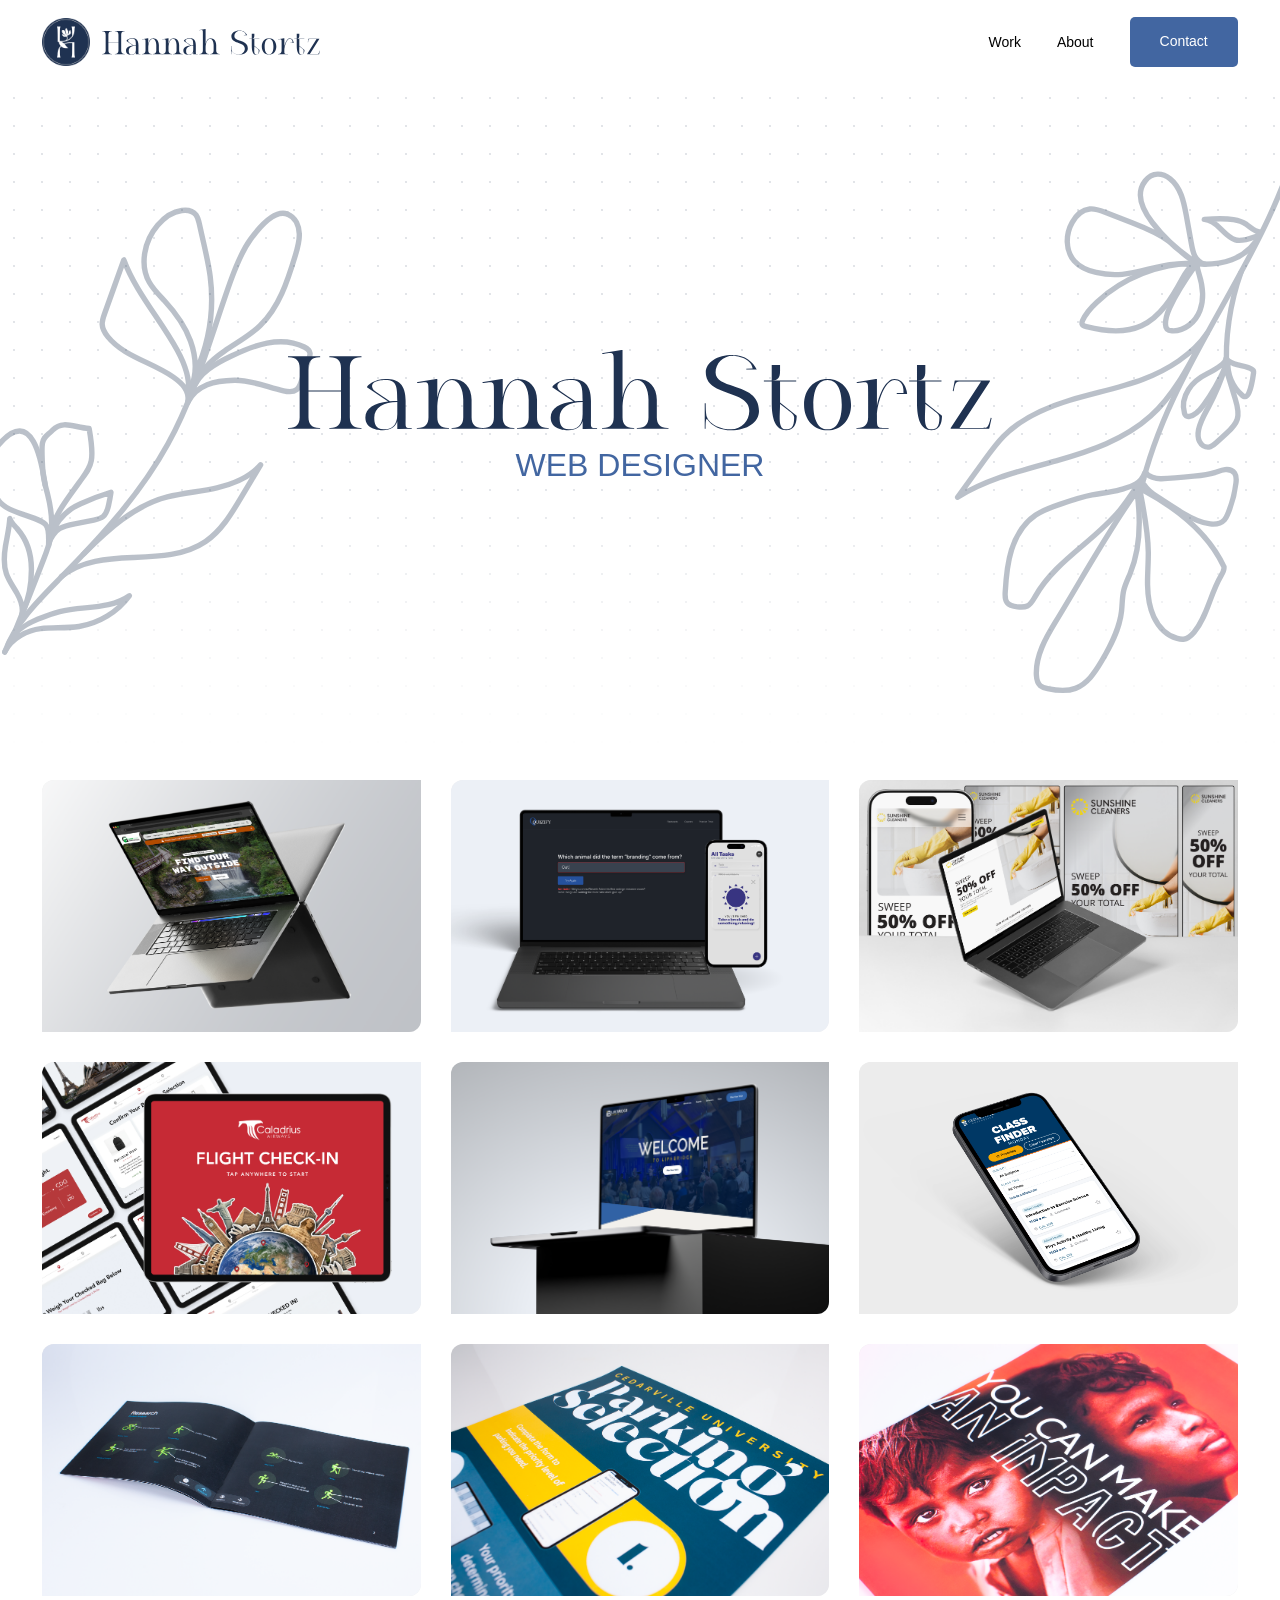
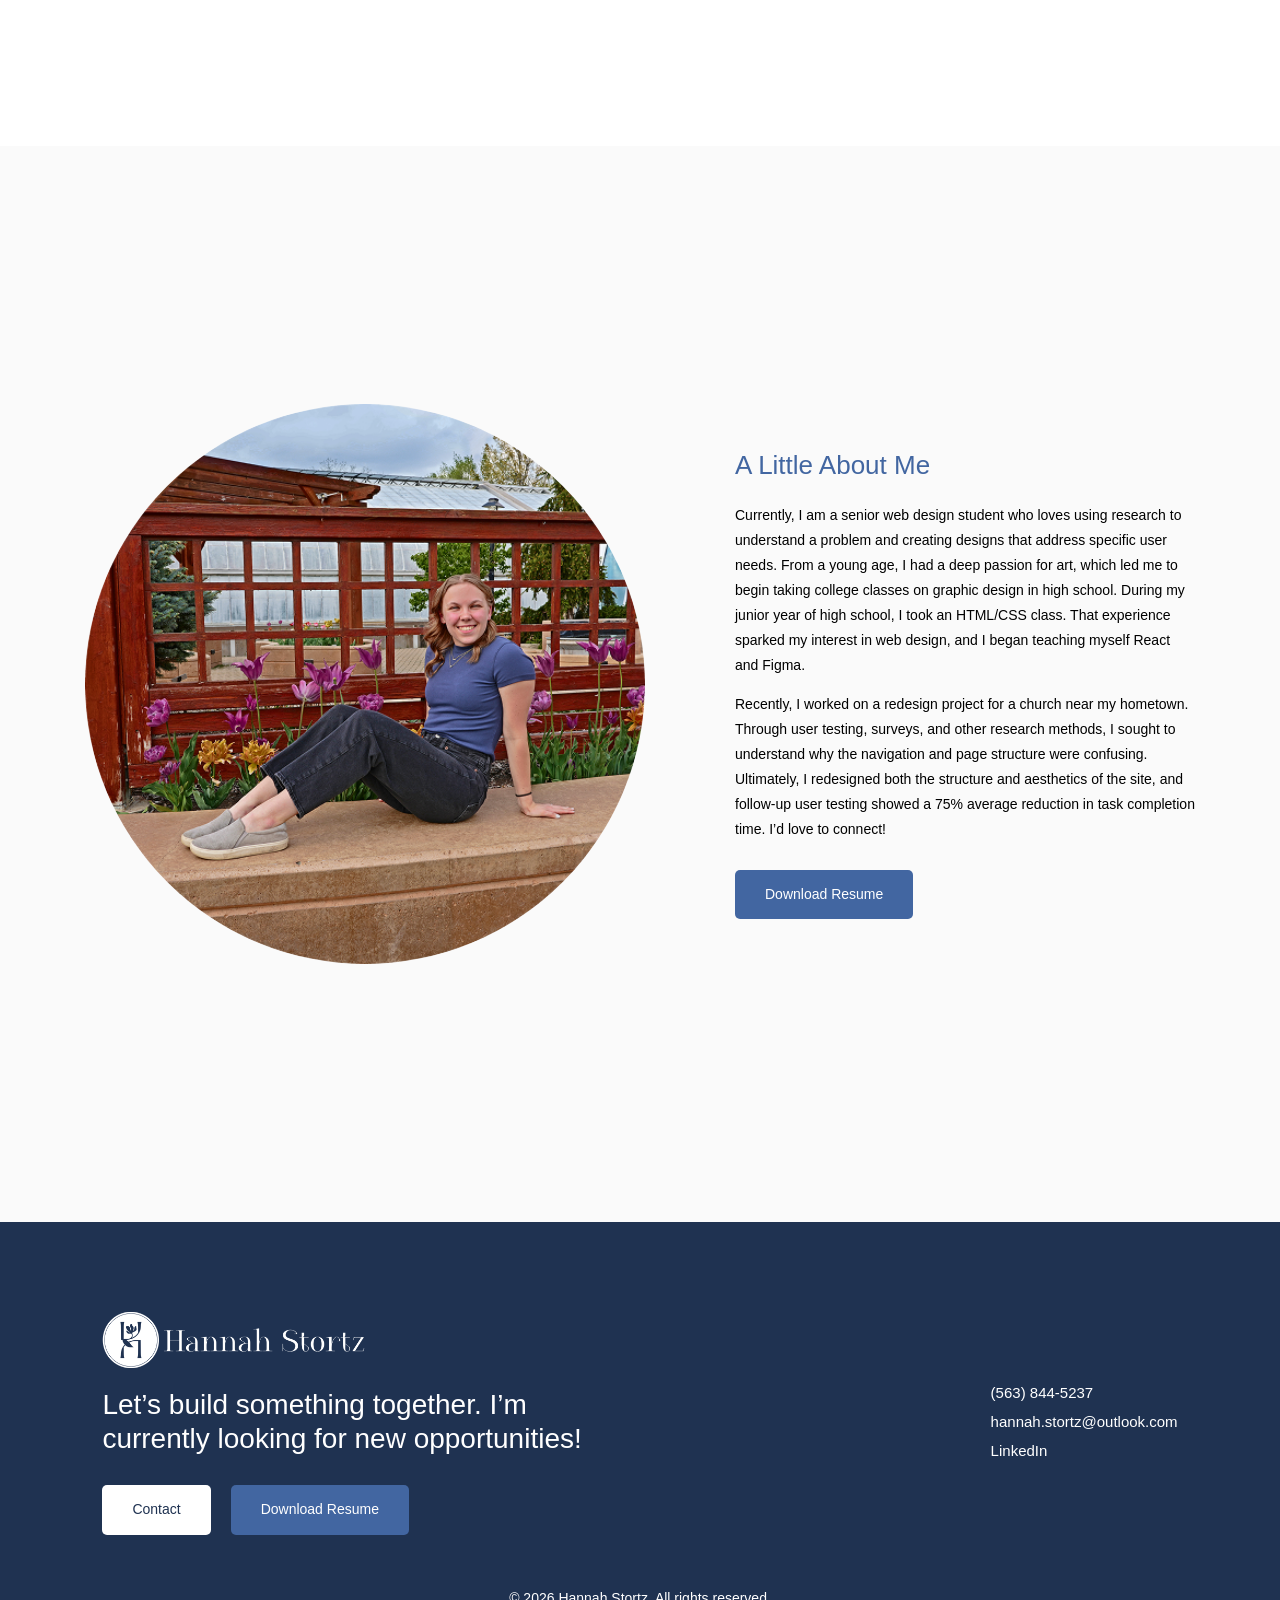
<file: index.html>
<!DOCTYPE html>
<html lang="en">

<head>
  <meta charset="UTF-8">
  <meta name="viewport" content="width=device-width, initial-scale=1.0">
  <title>Hannah Stortz | Web Designer</title>
  <link rel="stylesheet" href="styles.css">
  <link rel="icon" type="image/png" href="images/favicon.png">
  <script src="script.js" defer></script>
</head>

<body class="home">
  <header class="header">
    <a class="brand" href="index.html" aria-label="Hannah Stortz home">
      <img src="images/logo.png" alt="">
      <img src="images/hannah_stortz.svg" alt="Hannah Stortz">
    </a>
    <button class="menu-toggle" type="button" aria-label="Open navigation" aria-expanded="false"
      aria-controls="primary-nav">
      <span></span>
      <span></span>
      <span></span>
    </button>
    <nav id="primary-nav" aria-label="Primary navigation">
      <div class="work-dropdown">
        <a class="work-link work-toggle" href="index.html#work" aria-expanded="false" aria-controls="work-menu">
          Work
        </a>

        <div class="work-menu" id="work-menu" inert>
          <p>Web Design</p>
          <a href="greene-county-parks-and-trails.html">Greene County Parks &amp; Trails</a>
          <a href="emotional-microinteractions.html">Emotional Microinteractions</a>
          <a href="sunshine-cleaners.html">Sunshine Cleaners</a>
          <a href="flight-check-in.html">Flight Check-In Kiosk</a>
          <a href="lifebridge-church.html">LifeBridge Church</a>
          <a href="class-finder.html">Class Finder</a>

          <p>Graphic Design</p>
          <a href="ultimate-frisbee.html">Ultimate Frisbee Symbol</a>
          <a href="parking-project.html">Ethnographic Parking Project</a>
          <a href="social-justice.html">Social Justice Project</a>
        </div>
      </div>
      <a href="index.html#about">About</a>
      <a class="button" href="mailto:hannah.stortz@outlook.com">
        <span>Contact</span>
      </a>
    </nav>
  </header>

  <main id="home-page">
    <section class="hero">
      <svg class="flower flower-left" aria-hidden="true" focusable="false" xmlns="http://www.w3.org/2000/svg"
        viewBox="0 0 637.0391 895.4013">
        <path
          d="M70.8693,837.697c17.4945-47.6549,54.8172-84.8262,90.4895-120.9445,67.6977-68.5442,134.0189-140.137,180.3838-224.5857,46.6412-84.9519,71.4188-179.8071,104.2427-270.9927,8.5443-23.7361,17.813-47.5691,32.5704-68.0295,14.7574-20.4604,39.2991-48.769,60.4573-42.5725"
          fill="none" stroke="#1d334f" stroke-linecap="round" stroke-linejoin="round" stroke-width="9" />
        <path
          d="M539.5554,110.822c14.8465,5.796,19.5719,21.1968,20.0411,33.1935s-3.0547,23.7491-6.5426,35.2372c-12.8398,42.291-26.8549,86.5512-58.7384,117.1588-17.324,16.6307-38.8321,28.0826-58.6578,41.6341-19.8257,13.5515-38.8524,30.3498-47.2373,52.8531"
          fill="none" stroke="#1d334f" stroke-linecap="round" stroke-linejoin="round" stroke-width="9" />
        <path
          d="M383.3468,401.0909c9.923-26.8792,37.5772-42.3167,63.4974-54.5273,19.0573-8.9776,38.5566-17.5379,59.2504-21.4804,20.6938-3.9426,42.9071-2.9547,61.7286,6.5071,4.371,2.1974,8.9615,5.4821,9.53,10.3412.2793,2.3874-.488,4.7596-1.2451,7.0409-4.3823,13.205-8.7646,26.4101-13.1469,39.6151-1.6874,5.0847-3.5847,10.475-7.8183,13.758-5.9395,4.6059-14.3758,3.564-21.7035,1.8914-27.1643-6.2005-53.5719-18.0229-81.4294-17.471-33.0067.6539-61.9741,7.322-77.431,36.4931"
          fill="none" stroke="#1d334f" stroke-linecap="round" stroke-linejoin="round" stroke-width="9" />
        <path
          d="M387.1036,375.671c22.536-50.3095,31.7019-106.7714,24.5834-161.4362-2.2743-17.4648-6.1661-34.6728-10.0526-51.8509-2.7307-12.0698-5.4615-24.1395-8.1922-36.2093-1.0841-4.7916-2.2452-9.7513-5.2474-13.6399-5.2981-6.8624-15.0695-8.6548-23.6614-7.4961-15.8844,2.1422-29.6731,12.4017-40.0157,24.6464-21.8566,25.8761-30.3484,64.9323-13.8,94.4862,6.4888,11.5884,16.1938,20.9657,25.2073,30.7203,18.1056,19.5942,34.066,41.6897,43.1403,66.7776,9.0743,25.088,10.7977,53.4765,1.0025,78.2919"
          fill="none" stroke="#1d334f" stroke-linecap="round" stroke-linejoin="round" stroke-width="9" />
        <path
          d="M375.7988,404.6193c2.1759-23.6213-7.3004-46.7483-18.6555-67.5752-27.8473-51.0762-68.1954-95.4802-88.6773-149.9297-10.7137,29.8905-21.4273,59.7809-32.141,89.6714-1.9945,5.5646-4.0174,11.3069-3.7406,17.2117.3537,7.5477,4.4334,14.4244,9.1681,20.313,26.9354,33.4992,73.8477,42.4146,108.9493,67.2255,13.45,9.5069,27.6797,22.1978,23.8772,41.7231"
          fill="none" stroke="#1d334f" stroke-linecap="round" stroke-linejoin="round" stroke-width="9" />
        <path
          d="M88.3447,802.1863c14.9644-36.1177,33.3137-82.2636,47.2713-118.7822,4.4866-11.7388,8.942-23.5712,11.2786-35.9191,4.4916-23.7361.9489-48.2984-4.9583-71.7224-3.1451-12.471-6.9762-24.888-7.8073-37.7226-3.8769-59.8754-1.0718-51.5209,16.2079-68.6145,17.2794-17.0932,36.2857-4.1442,60.5513-2.7539,10.4148,58.4321,2.8645,62.4997-16.4157,89.5368-19.3405,27.1217-41.146,53.1472-48.1464,85.7146"
          fill="none" stroke="#1d334f" stroke-linecap="round" stroke-linejoin="round" stroke-width="9" />
        <path
          d="M145.6982,646.9493c7.1236-18.4529,19.4146-35.8857,35.7589-47.0266,4.8197-3.2852,10.0898-5.8477,15.391-8.2807,16.2958-7.4787,33.0984-13.8531,50.2542-19.0649-1.0735,7.2935-2.414,14.5477-4.0181,21.7432-1.5114,6.7801-3.5374,13.9712-8.8655,18.4283-4.2981,3.5955-10.0472,4.8053-15.5433,5.8977-10.5259,2.0921-21.0518,4.1842-31.5777,6.2764-8.4841,1.6863-17.108,3.4213-24.7443,7.4848-7.6363,4.0635-16.7525,17.3683-18.4992,25.8402"
          fill="none" stroke="#1d334f" stroke-linecap="round" stroke-linejoin="round" stroke-width="9" />
        <path
          d="M138.2152,561.3765c-4.5243-27.2421-18.3587-136.8045-77.0055-68.0689-13.4436,15.7562-9.613,40.4538-9.0237,61.1574.3182,11.1804,1.9061,22.8902,8.5083,31.9188,4.5755,6.257,11.2161,10.7128,18.1448,14.1883,16.6339,8.3436,35.4253,11.6819,52.0407,20.0624,2.6555,1.3394,5.277,2.8254,7.4408,4.8658,7.1425,6.7354,5.2609,24.9766,5.4261,34.7926"
          fill="none" stroke="#1d334f" stroke-linecap="round" stroke-linejoin="round" stroke-width="9" />
        <path
          d="M101.6752,769.3785c9.5698-21.9142,13.6501-45.9887,13.4671-69.9006-.1829-23.9119-7.6002-48.2477-23.3699-66.2235-4.713-5.3723-10.2851-10.4142-12.4911-17.2118-.6738,15.4123-4.6114,30.4681-7.1266,45.6886s-3.5536,31.1778,1.4167,45.7822c4.0416,11.8754,11.7789,22.0695,17.8862,33.0268,6.1073,10.9572,10.7024,23.7578,7.6292,35.9199"
          fill="none" stroke="#1d334f" stroke-linecap="round" stroke-linejoin="round" stroke-width="9" />
        <path
          d="M76.7083,825.4022c6.8677-19.7195,29.2605-34.2323,48.6108-42.0802,12.0628-4.8923,24.1862-9.7741,36.8248-12.8902,38.7579-9.5558,83.1191-2.9931,115.5994-26.1991-19.7567,27.0603-50.5403,45.8136-83.648,50.9583-20.9946,3.2624-42.4767,1.2557-63.5985,3.5546-21.1218,2.2989-47.6649,15.4521-59.2824,38.0225"
          fill="none" stroke="#1d334f" stroke-linecap="round" stroke-linejoin="round" stroke-width="9" />
        <path
          d="M202.0046,674.8208c38.264-38.264,83.2757-80.4556,138.7197-94.501,26.9642-6.8307,54.927-8.8996,82.0439-15.0961,27.117-6.1966,54.3332-17.2531,72.6041-38.2269-11.0718,18.5778-22.1435,37.1557-33.2153,55.7335-15.8459,26.5886-32.4769,54.0301-58.0305,71.4959-34.4017,23.5134-78.7159,24.973-120.3574,26.5036-41.6415,1.5306-86.3329,5.0784-118.6236,31.416"
          fill="none" stroke="#1d334f" stroke-linecap="round" stroke-linejoin="round" stroke-width="9" />
      </svg>
      <svg class="flower flower-right" aria-hidden="true" focusable="false" xmlns="http://www.w3.org/2000/svg"
        viewBox="0 0 641.654 955.3959">
        <path d="M600.8239,39.8643c-61.7918,196.9571-210.5762,360.566-255.5689,562.0257" fill="none" stroke="#1d334f"
          stroke-linecap="round" stroke-linejoin="round" stroke-width="9" />
        <path
          d="M341.8082,597.2784c-50.2757,69.27-93.8158,149.5021-138.5398,222.4798-16.8029,27.4178-33.7681,57.2101-32.1881,89.3282.3161,6.4253,1.6852,13.3753,6.5589,17.5743,3.3509,2.8871,7.8377,4.0046,12.1639,4.9252,15.3978,3.2764,31.8378,5.1209,46.5685-.4317,19.7288-7.4365,32.3625-26.4052,43.1326-44.5306,15.5738-26.2096,30.367-53.9239,33.8303-84.2141,1.3351-11.6767.9603-23.5929,3.6677-35.0296,2.2916-9.6803,6.7164-18.6944,10.581-27.8609,17.5131-41.5398,17.8923-88.8405,12.0446-133.5402"
          fill="none" stroke="#1d334f" stroke-linecap="round" stroke-linejoin="round" stroke-width="9" />
        <path
          d="M345.0183,605.1663c6.3624,32.378,12.7486,64.9784,13.0743,97.974.1807,18.3043-1.5085,36.5916-1.2374,54.8948.2711,18.3031,2.6079,36.9275,10.3763,53.5026s21.5773,30.9643,39.1154,36.2077c3.4509,1.0317,7.0792,1.708,10.6526,1.2562,7.1564-.9048,12.9847-6.1303,17.6078-11.6675,22.2573-26.6586,26.9541-63.7974,44.6806-93.661,2.7434-4.6217,5.9213-9.5725,5.257-14.9058-.2735-2.1958.5752.6587-.3596-1.347-26.7587-57.4126-79.5069-97.6868-134.7893-127.5304"
          fill="none" stroke="#1d334f" stroke-linecap="round" stroke-linejoin="round" stroke-width="9" />
        <path
          d="M351.9671,591.8554c5.1627,8.5012,13.7427,14.2466,22.0503,19.7155,13.7196,9.0315,27.4445,18.0663,41.5445,26.4915,14.28,8.5327,29.4377,16.5965,45.9843,18.3087,8.4119.8705,17.8245-.344,23.5454-6.5722,2.4287-2.6441,3.9722-5.9653,5.3841-9.2662,7.2122-16.8606,11.9946-34.7583,14.1538-52.969.6462-5.4499.9338-11.4292-2.1957-15.9375-3.431-4.9426-10.1237-6.6399-16.1088-6.0241-5.9852.6158-11.5872,3.1068-17.3148,4.9496-11.2623,3.6235-23.1484,4.7659-34.9261,5.8866-18.0282,1.7154-36.0625,3.4313-54.1461,4.4037-8.3078.4467-22.9704-3.4475-26.611-10.9284"
          fill="none" stroke="#1d334f" stroke-linecap="round" stroke-linejoin="round" stroke-width="9" />
        <path
          d="M351.9671,571.4905c-7.2686,19.8551-25.0913,22.9327-40.4353,27.5628s-31.4911,5.7859-47.23,8.8127c-18.4835,3.5546-36.359,9.6811-54.1629,15.7884-13.9281,4.7777-28.0438,9.6478-40.22,17.9279-19.8874,13.5238-33.0598,35.2766-40.3646,58.1904s-9.2583,47.1516-10.6113,71.1635c-.3318,5.8879-.4599,12.3508,3.1778,16.9924,3.9629,5.0566,11.0199,6.2375,17.4062,6.9373,5.5072.6034,11.344,1.0714,16.3426-1.3176,6.2713-2.9973,9.7059-9.6951,13.1045-15.7583,33.2007-59.2323,98.9245-92.3323,141.9187-144.8895,9.2716-11.3339,17.437-23.521,25.5865-35.6867,4.4902-6.703,11.2663-8.1955,13.7523-15.8709"
          fill="none" stroke="#1d334f" stroke-linecap="round" stroke-linejoin="round" stroke-width="9" />
        <path
          d="M445.2735,355.1643c-23.0449,43.5362-46.8179,88.024-83.3701,121.0453-43.5905,39.3797-101.2738,58.8044-157.8278,74.6961-56.554,15.8917-114.8641,29.7241-164.7046,60.8177,15.3024-21.1297,30.6048-42.2594,45.9072-63.3891,9.6199-13.2833,19.2873-26.6231,30.7854-38.3184,29.813-30.3244,70.2273-47.8952,110.9095-60.278s82.7323-20.3282,122.5769-35.1872c39.8446-14.8591,83.04-41.3347,106.7857-76.6125"
          fill="none" stroke="#1d334f" stroke-linecap="round" stroke-linejoin="round" stroke-width="9" />
        <path d="M546.0033,170.1502c-9.5283,20.2435-27.5649,36.9749-48.5508,44.7324s-43.9849,8.7967-66.2111,6.231"
          fill="none" stroke="#1d334f" stroke-linecap="round" stroke-linejoin="round" stroke-width="9" />
        <path
          d="M430.238,225.5099c-6.9748,5.5906-11.3923,13.6826-15.6554,21.5394-16.7731,30.9125-35.9652,63.5279-67.9151,78.229-28.4597,13.0951-61.7628,9.2933-92.1123,1.5253-2.9916-.7657-6.456-2.0257-7.2451-5.0111-.4689-1.7737.198-3.6342.933-5.3151,5.2292-11.9586,14.2824-21.8232,23.8735-30.6756,44.309-40.8963,104.0525-64.6513,164.3461-65.3467"
          fill="none" stroke="#1d334f" stroke-linecap="round" stroke-linejoin="round" stroke-width="9" />
        <path
          d="M436.4626,224.6608c-14.445,20.3568-32.1357,47.3672-42.5039,70.0732-4.02,8.8038-7.4464,18.1927-7.1725,27.867.0822,2.904.5965,6.0075,2.6053,8.1064,2.0447,2.1364,5.1912,2.7679,8.1425,2.9544,20.6456,1.3048,39.6462-14.6232,46.89-34.0002,7.2438-19.3771,4.6719-41.1678-1.5752-60.8888-1.5285-4.8251-3.2902-9.7192-3.1187-14.7777"
          fill="none" stroke="#1d334f" stroke-linecap="round" stroke-linejoin="round" stroke-width="9" />
        <path
          d="M429.3511,223.4089c-38.2034-7.2178-76.0442,12.4675-114.7724,15.8913-14.6288,1.2933-29.4632.2336-43.7596-3.1259-13.5752-3.1901-27.1567-8.7915-36.3927-19.2394-15.2376-17.2369-14.8252-44.5722-3.4418-64.5651,6.2847-11.0379,16.543-20.8868,29.1732-22.2323,8.7889-.9363,17.423,2.3206,25.6621,5.5203,15.0507,5.8452,30.1014,11.6903,45.1521,17.5355,21.2913,8.2688,42.8975,16.7113,61.0628,30.5573,16.5751,12.6339,30.2579,29.7191,49.4736,37.7878-29.5487-17.9418-55.7279-41.412-76.7782-68.833-10.2687-13.3765-19.6455-28.6845-19.8998-45.546s11.9577-34.8708,28.8144-35.3485c7.6195-.2159,15.02,3.0892,20.9869,7.8324,17.5853,13.979,22.7391,38.074,26.7475,60.1781,2.7116,14.953,5.4231,29.906,8.1347,44.859,2.7047,14.9153,4.4068,32.1522,23.1403,37.6874"
          fill="none" stroke="#1d334f" stroke-linecap="round" stroke-linejoin="round" stroke-width="9" />
        <path
          d="M542.4585,174.3183c-11.5799,3.9514-27.1811,11.2042-38.8293,7.4588-10.0783-3.2406-17.5584-11.5055-25.0611-18.9744s-16.3856-14.8272-26.9596-15.3425c16.269-1.1468,32.7148-2.2864,48.8088.3552,7.3095,1.1998,14.6507,3.2492,20.7172,7.4997,8.3236,5.832,14.7063,13.4757,24.8687,13.6146"
          fill="none" stroke="#1d334f" stroke-linecap="round" stroke-linejoin="round" stroke-width="9" />
        <path d="M512.9638,235.9747c-18.126,49.8147-27.5044,111.5105-23.4947,164.3686" fill="none" stroke="#1d334f"
          stroke-linecap="round" stroke-linejoin="round" stroke-width="9" />
        <path
          d="M489.6015,402.4995c4.6049,15.0507,9.2098,30.1014,13.8147,45.1521,3.3401,10.9167,6.6927,22.6215,3.3925,33.5503-2.9686,9.8307-10.8182,17.2904-18.3851,24.2328-5.4802,5.0279-10.9759,10.0388-16.4871,15.0327-3.6716,3.327-7.6601,6.7972-12.5649,7.4994-6.494.9297-12.9055-3.5679-15.7796-9.465-2.8741-5.8971-2.7852-12.8337-1.5457-19.2757,2.6213-13.6229,9.9324-25.7939,16.4818-38.0234,11.6933-21.8345,21.3026-44.7846,28.6549-68.4367"
          fill="none" stroke="#1d334f" stroke-linecap="round" stroke-linejoin="round" stroke-width="9" />
        <path
          d="M486.4175,395.0667c-9.7191,22.1155-21.8183,43.1842-36.0213,62.7247-6.0142,8.2743-13.2814,16.8318-23.3289,18.7507-1.9854.3792-4.205.4297-5.8459-.7504-1.4528-1.0448-2.1481-2.8334-2.6533-4.5501-3.9009-13.2548-.6806-27.9941,6.8139-39.6019,7.4945-11.6078,18.9066-20.2959,31.3107-26.3824,10.3431-5.0753,28.887-14.2175,31.7143-25.3864"
          fill="none" stroke="#1d334f" stroke-linecap="round" stroke-linejoin="round" stroke-width="9" />
        <path
          d="M491.1206,384.8135c-1.4627,21.2513,7.7225,42.9718,23.9884,56.726,1.0259.8675,2.1328,1.7314,3.45,1.9962,3.5374.7111,6.2826-3.0044,7.719-6.3144,4.5127-10.3985,6.1041-21.79,7.6513-33.0194.1745-1.2666.3369-2.6186-.2149-3.772-.3895-.8142-1.0931-1.4305-1.809-1.9802-5.9876-4.5974-16.8062-6.0001-24.1303-7.8288s-15.0231-4.5768-19.368-10.75"
          fill="none" stroke="#1d334f" stroke-linecap="round" stroke-linejoin="round" stroke-width="9" />
      </svg>

      <div class="hero-title">
        <h1>
          <img src="images/hannah_stortz.svg" alt="Hannah Stortz">
        </h1>
        <p>Web Designer</p>
      </div>
    </section>

    <section class="work-grid" id="work" aria-label="Selected work">
      <a class="project-card" href="greene-county-parks-and-trails.html">
        <img src="images/greene-county-parks-and-trails-mockup.png" alt="" loading="lazy">

        <span>
          <strong>Greene County Parks &amp; Trails</strong>
          <small>Fall 2026</small>
        </span>
      </a>

      <a class="project-card" href="emotional-microinteractions.html">
        <img src="images/emotional-microinteractions.png" alt="">
        <span>
          <strong>Emotional Microinteractions</strong>
          <small>Fall 2026</small>
        </span>
      </a>

      <a class="project-card" href="sunshine-cleaners.html">
        <img src="images/sunshine-cleaners.png" alt="">
        <span>
          <strong>Sunshine Cleaners</strong>
          <small>Fall 2026</small>
        </span>
      </a>

      <a class="project-card" href="flight-check-in.html">
        <img src="images/flight-check-in.png" alt="">
        <span>
          <strong>Flight Check-In Kiosk</strong>
          <small>Fall 2026</small>
        </span>
      </a>

      <a class="project-card" href="lifebridge-church.html">
        <img src="images/lifebridge-church.png" alt="">
        <span>
          <strong>LifeBridge Church</strong>
          <small>Fall 2026</small>
        </span>
      </a>

      <a class="project-card" href="class-finder.html">
        <img src="images/class-finder.png" alt="">
        <span>
          <strong>Class Finder</strong>
          <small>Fall 2026</small>
        </span>
      </a>

      <a class="project-card" href="ultimate-frisbee.html">
        <img src="images/ultimate-frisbee-symbol.png" alt="">
        <span>
          <strong>Ultimate Frisbee Symbol</strong>
          <small>Spring 2026</small>
        </span>
      </a>

      <a class="project-card" href="parking-project.html">
        <img src="images/ethnographic-parking.png" alt="">
        <span>
          <strong>Ethnographic Parking Project</strong>
          <small>Fall 2025</small>
        </span>
      </a>

      <a class="project-card" href="social-justice.html">
        <img src="images/social-justice.png" alt="">
        <span>
          <strong>Social Justice Project</strong>
          <small>Fall 2024</small>
        </span>
      </a>
    </section>

    <section class="about" id="about">
      <img src="images/photo-of-hannah-stortz.png" alt="Hannah Stortz sitting outside beside a garden">
      <div>
        <h2>A Little About Me</h2>

        <p>
          Currently, I am a senior web design student who loves using
          research to understand a problem and creating designs that
          address specific user needs. From a young age, I had a deep
          passion for art, which led me to begin taking college classes
          on graphic design in high school. During my junior year of
          high school, I took an HTML/CSS class. That experience sparked
          my interest in web design, and I began teaching myself React
          and Figma.
        </p>

        <p>
          Recently, I worked on a redesign project for a church near my
          hometown. Through user testing, surveys, and other research
          methods, I sought to understand why the navigation and page
          structure were confusing. Ultimately, I redesigned both the
          structure and aesthetics of the site, and follow-up user
          testing showed a 75% average reduction in task completion
          time. I’d love to connect!
        </p>

        <a class="button" href="docs/Stortz_Hannah_Resume.pdf" download>
          Download Resume
        </a>
      </div>
    </section>
  </main>

  <footer>
    <div class="footer-main">
      <div class="footer-pitch">
        <a href="index.html">
          <img src="images/full-logo.svg" alt="Hannah Stortz">
        </a>

        <p>
          Let’s build something together. I’m currently looking for
          new opportunities!
        </p>

        <div class="actions">
          <a class="button light" href="mailto:hannah.stortz@outlook.com">
            <span>Contact</span>
          </a>

          <a class="button" href="docs/Stortz_Hannah_Resume.pdf" download>
            Download Resume
          </a>
        </div>
      </div>

      <div class="contact-list">
        <a href="tel:+15638445237">(563) 844-5237</a>

        <a href="mailto:hannah.stortz@outlook.com">
          hannah.stortz@outlook.com
        </a>

        <a href="https://www.linkedin.com/in/hannahstortz/" target="_blank" rel="noopener noreferrer">
          LinkedIn
        </a>
      </div>
    </div>

    <small>© 2026 Hannah Stortz. All rights reserved.</small>
  </footer>
</body>

</html>
</file>
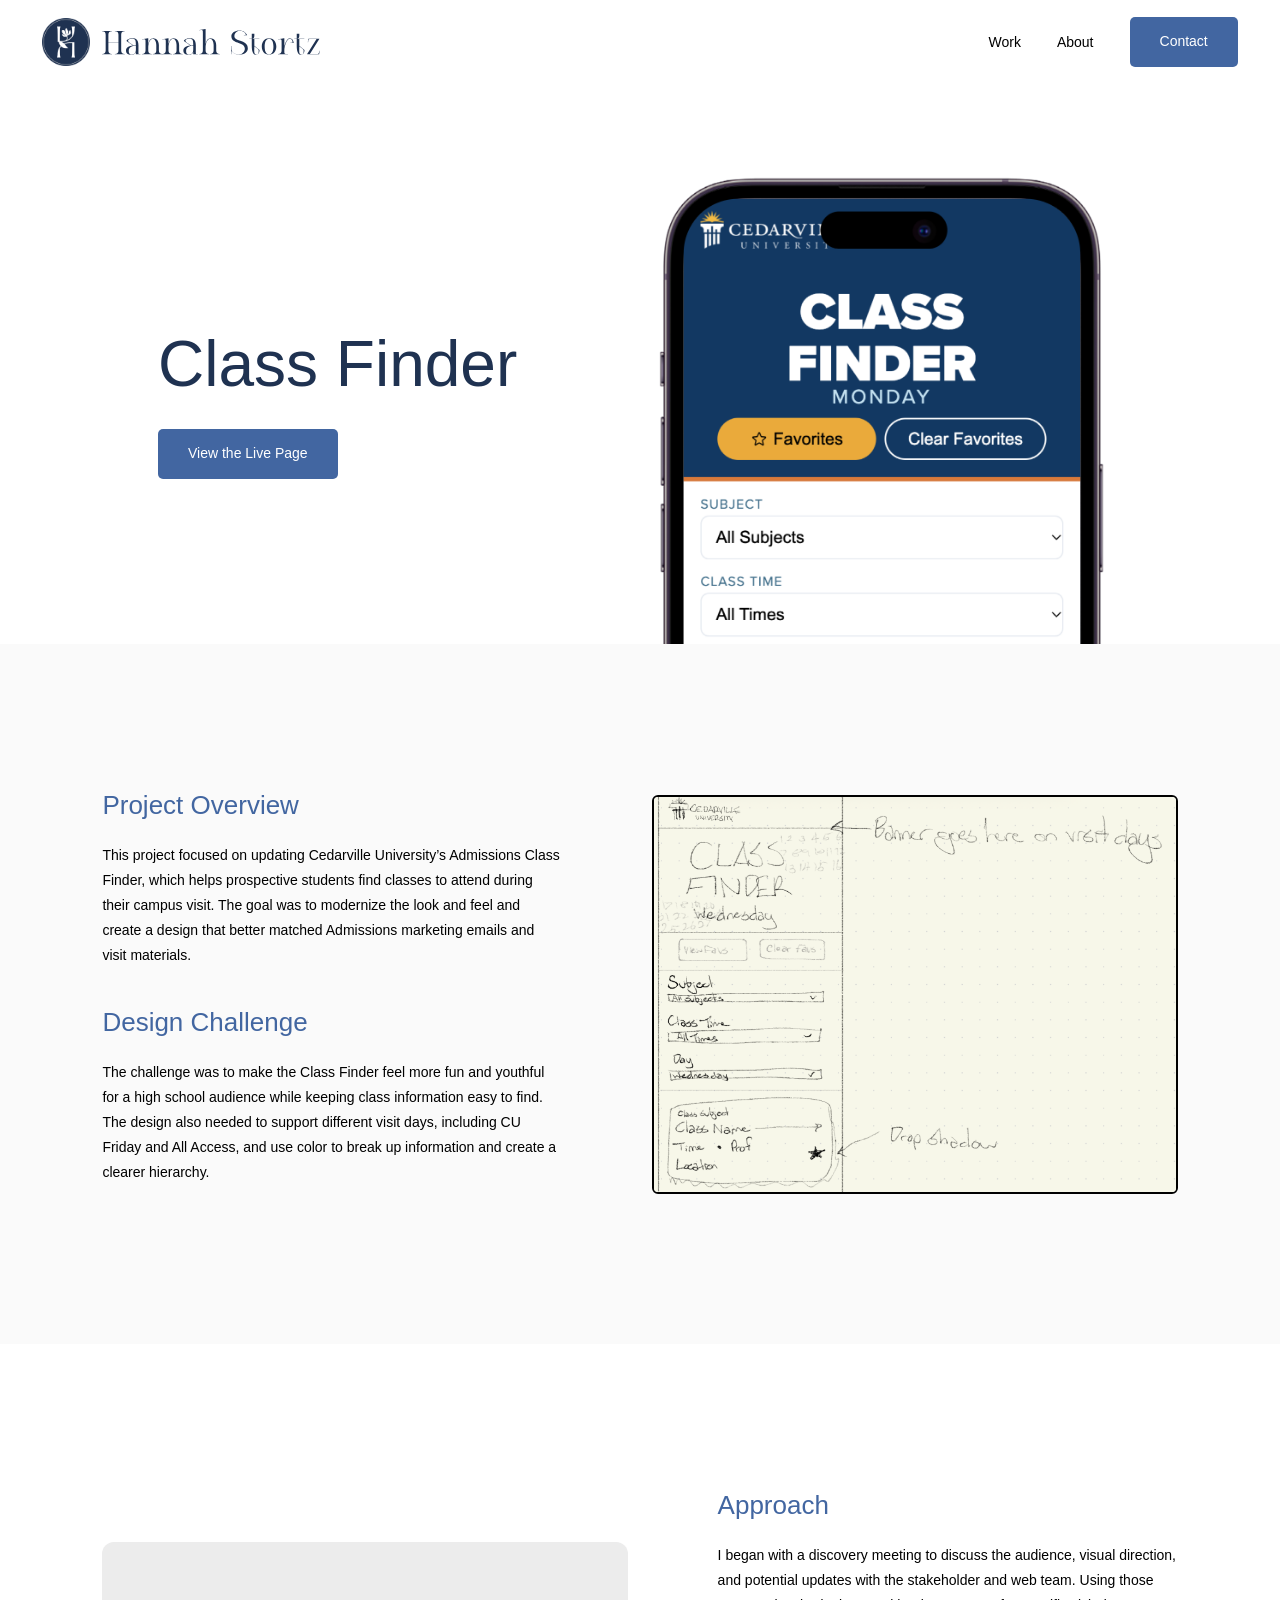
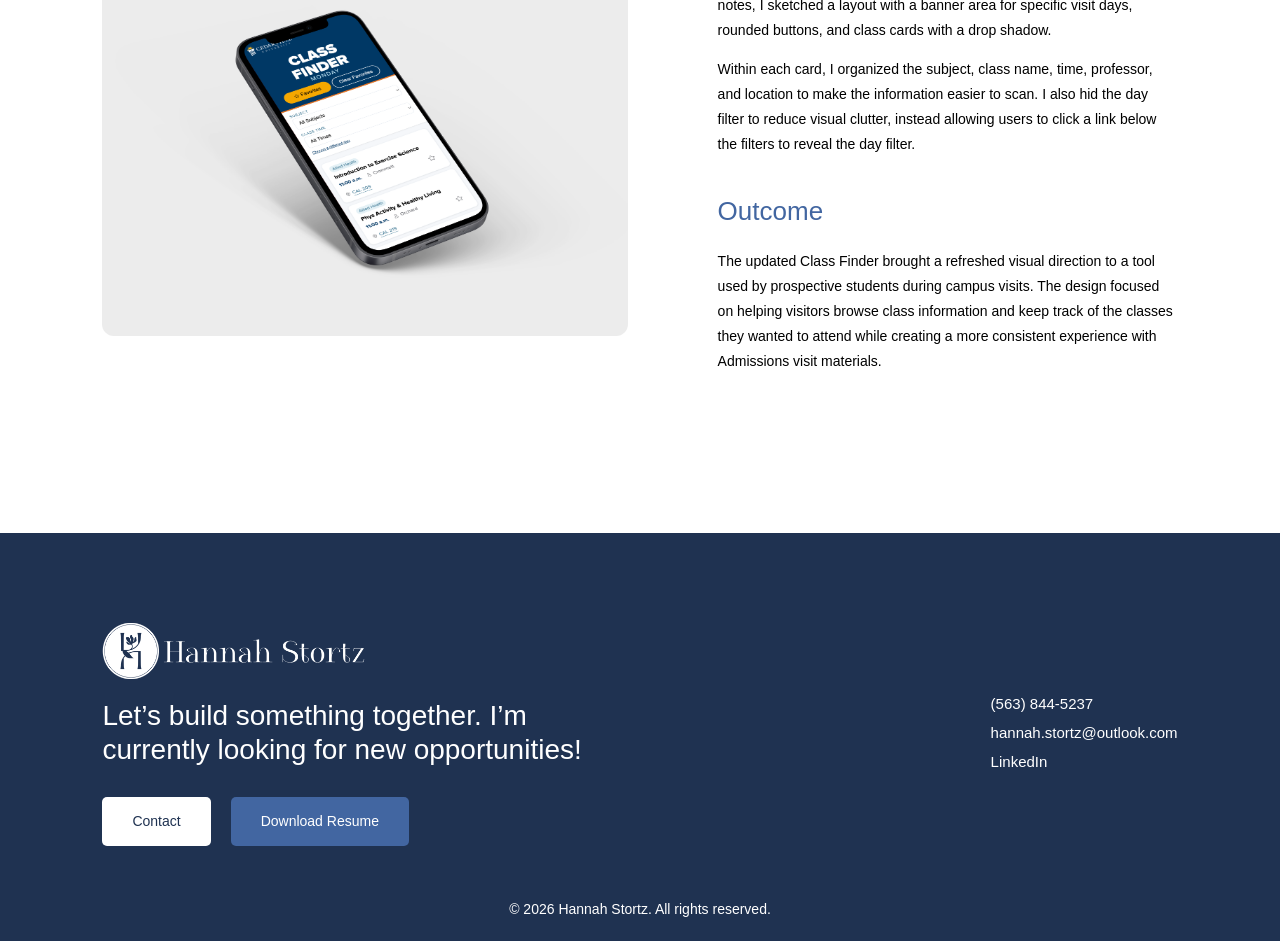
<file: class-finder.html>
<!DOCTYPE html>
<html lang="en">

<head>
    <meta charset="UTF-8">
    <meta name="viewport" content="width=device-width, initial-scale=1.0">
    <title>Class Finder | Hannah Stortz</title>
    <link rel="stylesheet" href="styles.css">
    <link rel="icon" type="image/png" href="images/favicon.png">
    <script src="script.js" defer></script>
</head>

<body class="home">
    <header class="header">
        <a class="brand" href="index.html" aria-label="Hannah Stortz home">
            <img src="images/logo.png" alt="">
            <img src="images/hannah_stortz.svg" alt="Hannah Stortz">
        </a>
        <button class="menu-toggle" type="button" aria-label="Open navigation" aria-expanded="false"
            aria-controls="primary-nav">
            <span></span>
            <span></span>
            <span></span>
        </button>
        <nav id="primary-nav" aria-label="Primary navigation">
            <div class="work-dropdown">
                <a class="work-link work-toggle" href="index.html#work" aria-expanded="false" aria-controls="work-menu">
                    Work
                </a>

                <div class="work-menu" id="work-menu" inert>
          <p>Web Design</p>
          <a href="greene-county-parks-and-trails.html">Greene County Parks &amp; Trails</a>
          <a href="emotional-microinteractions.html">Emotional Microinteractions</a>
          <a href="sunshine-cleaners.html">Sunshine Cleaners</a>
          <a href="flight-check-in.html">Flight Check-In Kiosk</a>
          <a href="lifebridge-church.html">LifeBridge Church</a>
          <a href="class-finder.html">Class Finder</a>

          <p>Graphic Design</p>
          <a href="ultimate-frisbee.html">Ultimate Frisbee Symbol</a>
          <a href="parking-project.html">Ethnographic Parking Project</a>
          <a href="social-justice.html">Social Justice Project</a>
        </div>
            </div>
            <a href="index.html#about">About</a>
            <a class="button" href="mailto:hannah.stortz@outlook.com">
                Contact
            </a>
        </nav>
    </header>

    <main class="case-study class-finder">
        <section class="case-hero">
            <div>
                <h1>Class Finder</h1>

                <a class="button" href="https://static.cedarville.edu/classfinder/" target="_blank"
                    rel="noopener noreferrer">
                    View the Live Page
                </a>
            </div>

            <div class="cf-hero-visual">
                <img src="images/phone-mockup.png" alt="Cedarville Admissions Class Finder displayed on a phone">
            </div>
        </section>

        <section class="cf-row pale">
            <div>
                <h2>Project Overview</h2>

                <p>
                    This project focused on updating Cedarville University’s
                    Admissions Class Finder, which helps prospective students find
                    classes to attend during their campus visit. The goal was to
                    modernize the look and feel and create a design that better
                    matched Admissions marketing emails and visit materials.
                </p>

                <h2>Design Challenge</h2>

                <p>
                    The challenge was to make the Class Finder feel more fun and
                    youthful for a high school audience while keeping class
                    information easy to find. The design also needed to support
                    different visit days, including CU Friday and All Access, and
                    use color to break up information and create a clearer hierarchy.
                </p>
            </div>

            <img class="cf-sketch" src="images/class-finder-sketch.png"
                alt="Class Finder layout sketch showing visit-day branding, filters, and class cards" loading="lazy">
        </section>

        <section class="cf-row cf-results">
            <img class="image-rounded" src="images/class-finder.png"
                alt="Angled phone mockup showing the updated Class Finder filters and class cards" loading="lazy">

            <div>
                <h2>Approach</h2>

                <p>
                    I began with a discovery meeting to discuss the audience,
                    visual direction, and potential updates with the stakeholder and web team. Using those notes,
                    I sketched a layout with a banner area for specific visit days,
                    rounded buttons, and class cards with a drop shadow.
                </p>

                <p>
                    Within each card, I organized the subject, class name, time,
                    professor, and location to make the information easier to scan.
                    I also hid the day filter to reduce visual clutter, instead allowing users to click a link below the filters to reveal the day filter.
                </p>

                <h2>Outcome</h2>

                <p>
                    The updated Class Finder brought a refreshed visual direction
                    to a tool used by prospective students during campus visits.
                    The design focused on helping visitors browse class information
                    and keep track of the classes they wanted to attend while
                    creating a more consistent experience with Admissions visit
                    materials.
                </p>
            </div>
        </section>
    </main>

    <footer>
        <div class="footer-main">
            <div class="footer-pitch">
                <a href="index.html">
                    <img src="images/full-logo.svg" alt="Hannah Stortz">
                </a>

                <p>
                    Let’s build something together. I’m currently looking for
                    new opportunities!
                </p>

                <div class="actions">
                    <a class="button light" href="mailto:hannah.stortz@outlook.com">
                        Contact
                    </a>

                    <a class="button" href="docs/Stortz_Hannah_Resume.pdf" download>
                        Download Resume
                    </a>
                </div>
            </div>

            <div class="contact-list">
                <a href="tel:+15638445237">(563) 844-5237</a>

                <a href="mailto:hannah.stortz@outlook.com">
                    hannah.stortz@outlook.com
                </a>

                <a href="https://www.linkedin.com/in/hannahstortz/" target="_blank" rel="noopener noreferrer">
                    LinkedIn
                </a>
            </div>
        </div>

        <small>© 2026 Hannah Stortz. All rights reserved.</small>
    </footer>
</body>

</html>
</file>
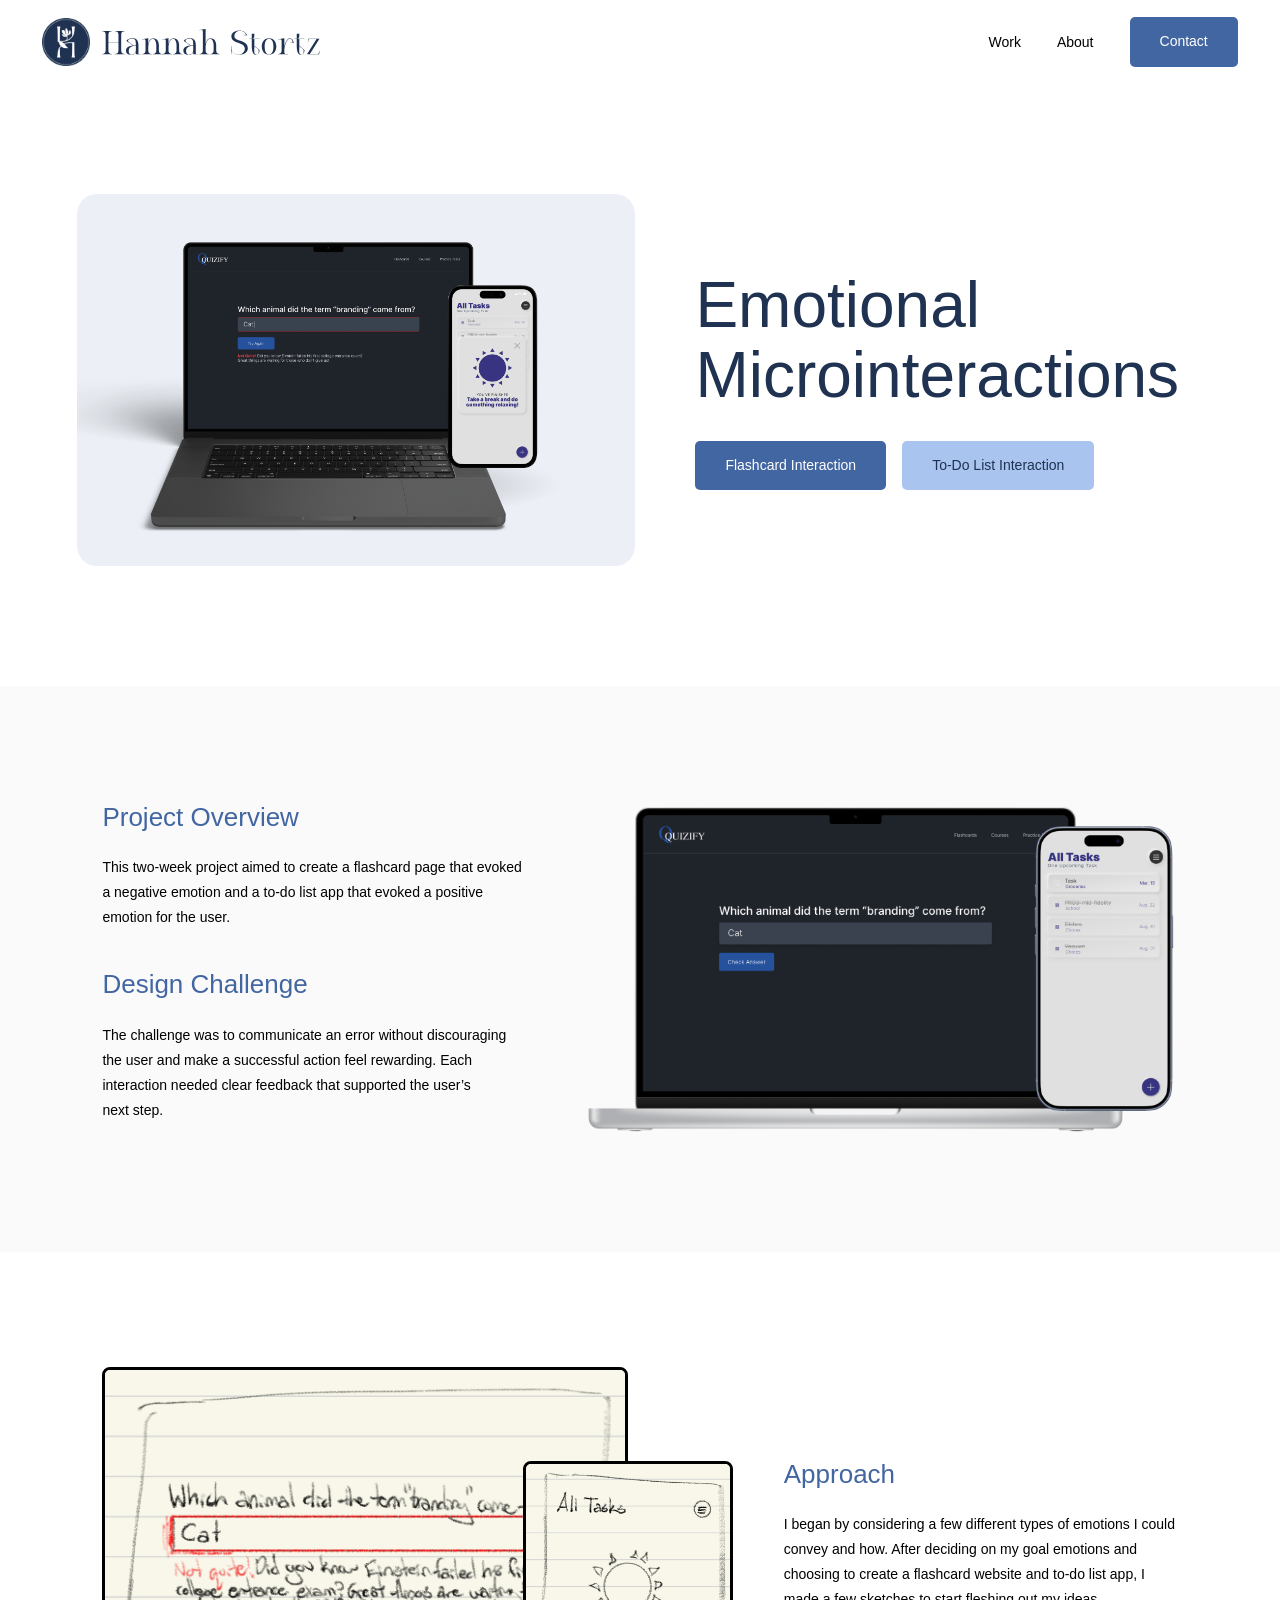
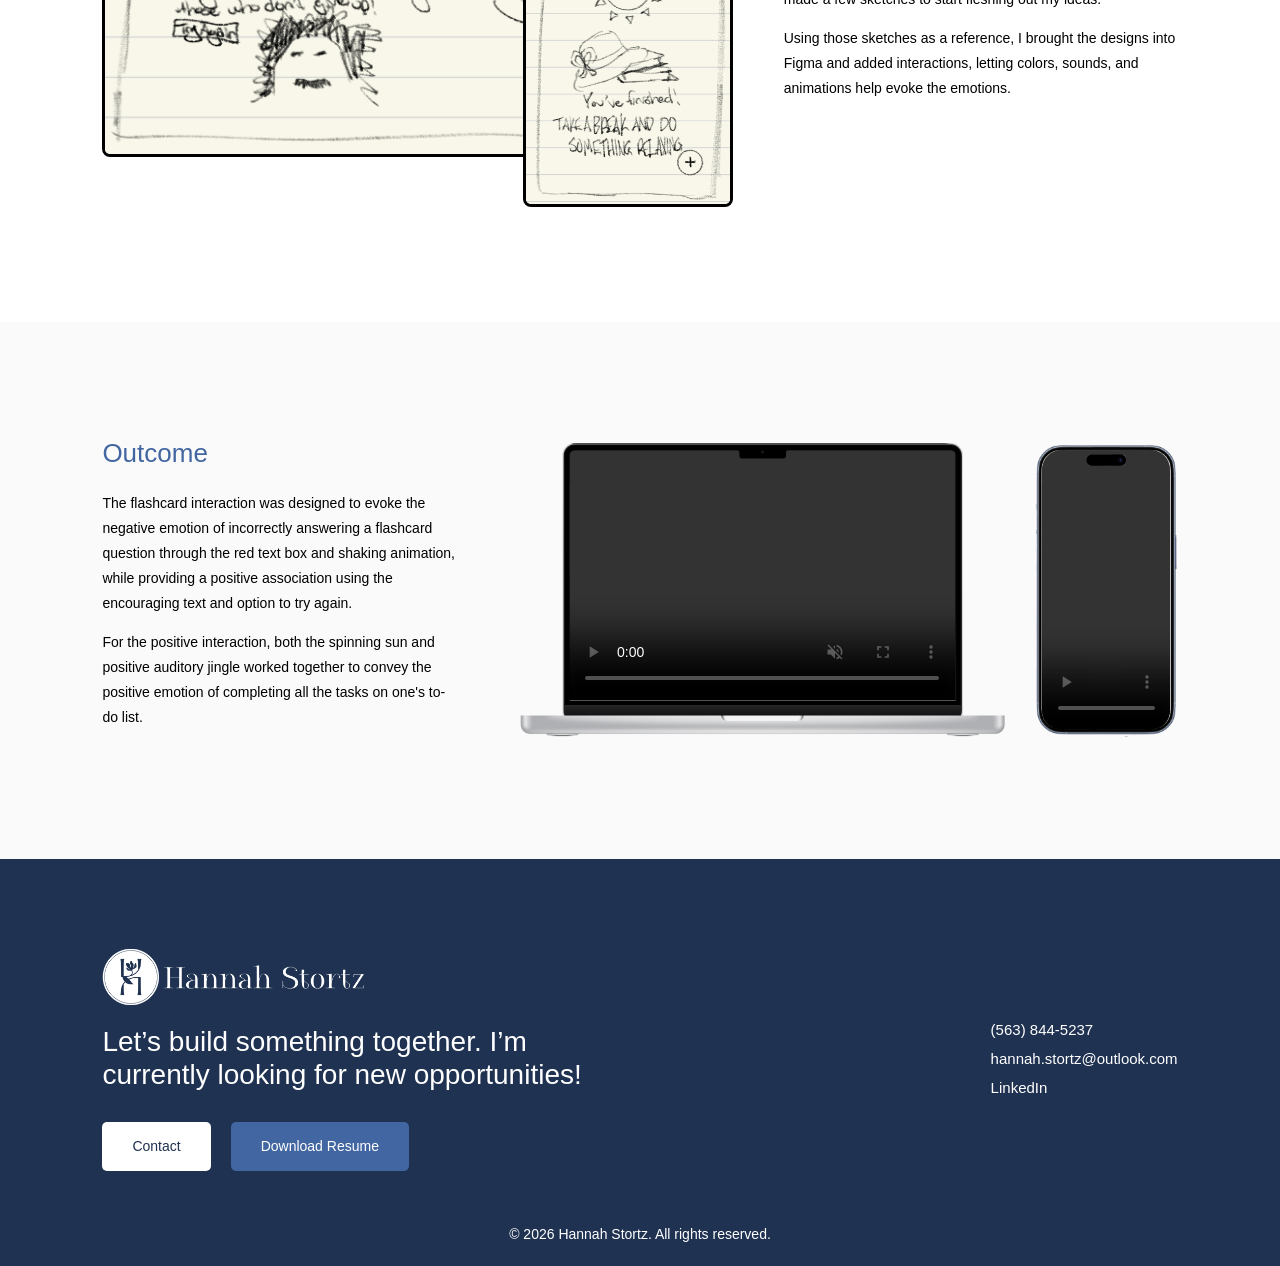
<file: emotional-microinteractions.html>
<!DOCTYPE html>
<html lang="en">

<head>
  <meta charset="UTF-8">
  <meta name="viewport" content="width=device-width, initial-scale=1.0">
  <title>Emotional Microinteractions | Hannah Stortz</title>
  <link rel="stylesheet" href="styles.css">
  <link rel="icon" type="image/png" href="images/favicon.png">
  <script src="script.js" defer></script>
</head>

<body>
  <header class="header">
    <a class="brand" href="index.html" aria-label="Hannah Stortz home">
      <img src="images/logo.png" alt="">
      <img src="images/hannah_stortz.svg" alt="Hannah Stortz">
    </a>
    <button class="menu-toggle" type="button" aria-label="Open navigation" aria-expanded="false"
      aria-controls="primary-nav">
      <span></span>
      <span></span>
      <span></span>
    </button>
    <nav id="primary-nav" aria-label="Primary navigation">
      <div class="work-dropdown">
        <a class="work-link work-toggle" href="index.html#work" aria-expanded="false" aria-controls="work-menu">
          Work
        </a>

        <div class="work-menu" id="work-menu" inert>
          <p>Web Design</p>
          <a href="greene-county-parks-and-trails.html">Greene County Parks &amp; Trails</a>
          <a href="emotional-microinteractions.html">Emotional Microinteractions</a>
          <a href="sunshine-cleaners.html">Sunshine Cleaners</a>
          <a href="flight-check-in.html">Flight Check-In Kiosk</a>
          <a href="lifebridge-church.html">LifeBridge Church</a>
          <a href="class-finder.html">Class Finder</a>

          <p>Graphic Design</p>
          <a href="ultimate-frisbee.html">Ultimate Frisbee Symbol</a>
          <a href="parking-project.html">Ethnographic Parking Project</a>
          <a href="social-justice.html">Social Justice Project</a>
        </div>
      </div>
      <a href="index.html#about">About</a>
      <a class="button" href="mailto:hannah.stortz@outlook.com">
        Contact
      </a>
    </nav>
  </header>

  <main class="case-study microinteractions">
    <section class="case-hero">
      <div>
        <h1>Emotional Microinteractions</h1>

        <div class="prototype-actions">
          <a class="button"
            href="https://www.figma.com/proto/ZKZPjInsAypnQvRnd8z3Kq/Emotional-Design-Microinteractions-Final?node-id=131-262&amp;viewport=380%2C25%2C0.19&amp;t=CTghF8wAGr1Q8PQk-1&amp;scaling=scale-down&amp;content-scaling=fixed&amp;starting-point-node-id=1%3A4&amp;page-id=0%3A1"
            target="_blank" rel="noopener noreferrer">
            Flashcard Interaction
          </a>

          <a class="button button-pale"
            href="https://www.figma.com/proto/ZKZPjInsAypnQvRnd8z3Kq/Emotional-Design-Microinteractions-Final?node-id=1-4&amp;viewport=380%2C25%2C0.19&amp;t=0gpPmKrwsvd2stJT-1&amp;scaling=min-zoom&amp;content-scaling=fixed&amp;starting-point-node-id=1%3A4&amp;page-id=0%3A1"
            target="_blank" rel="noopener noreferrer">
            To-Do List Interaction
          </a>
        </div>
      </div>

      <img class="case-hero-image" src="images/emotional-microinteractions.png"
        alt="Flashcard website and to-do list app mockups">
    </section>

    <section class="overview pale">
      <div>
        <h2>Project Overview</h2>

        <p>
          This two-week project aimed to create a flashcard page that
          evoked a negative emotion and a to-do list app that evoked a
          positive emotion for the user.
        </p>

        <h2>Design Challenge</h2>

        <p>
          The challenge was to communicate an error without discouraging
          the user and make a successful action feel rewarding. Each
          interaction needed clear feedback that supported the user’s
          next step.
        </p>
      </div>

      <div class="interaction-pair">
        <img src="images/Negative-start.png" alt="Flashcard with an answer entered before checking it" loading="lazy">
        <img src="images/Positive-start.png" alt="To-do list with one task remaining" loading="lazy">
      </div>
    </section>

    <section class="approach">
      <div class="interaction-pair sketch-pair">
        <img src="images/Flashcard_Microinteraction_Sketch.png"
          alt="Flashcard sketch exploring a red error outline and encouraging feedback" loading="lazy">
        <img src="images/To_Do_List_Microinteraction_Sketch.png"
          alt="To-do list sketch exploring a sun and a message encouraging the user to take a break" loading="lazy">
      </div>

      <div>
        <h2>Approach</h2>

        <p>
          I began by considering a few different types of emotions I
          could convey and how. After deciding on my goal emotions and
          choosing to create a flashcard website and to-do list app, I
          made a few sketches to start fleshing out my ideas.
        </p>

        <p>
          Using those sketches as a reference, I brought the designs
          into Figma and added interactions, letting colors, sounds,
          and animations help evoke the emotions.
        </p>
      </div>
    </section>

    <section class="outcome pale">
      <div class="interaction-pair video-pair">
        <div class="video-laptop">
          <video controls muted playsinline preload="metadata" aria-label="Flashcard error interaction">
            <source src="videos/negative-recording.mp4" type="video/mp4">
            <a href="videos/negative-recording.mp4">Watch the flashcard interaction</a>
          </video>
          <img class="device-frame" src="images/macbook.png" alt="" width="2048" height="1240">
        </div>

        <div class="video-phone">
          <video controls muted playsinline preload="metadata" aria-label="To-do list completion interaction">
            <source src="videos/positive-recording.mp4" type="video/mp4">
            <a href="videos/positive-recording.mp4">Watch the to-do list interaction</a>
          </video>
          <img class="device-frame" src="images/iphone.png" alt="" width="842" height="1728">
        </div>
      </div>
      </div>

      <div id="outcome">
        <h2>Outcome</h2>

        <p>
          The flashcard interaction was designed to evoke the negative
          emotion of incorrectly answering a flashcard question through
          the red text box and shaking animation, while providing a
          positive association using the encouraging text and option
          to try again.
        </p>

        <p>
          For the positive interaction, both the spinning sun and
          positive auditory jingle worked together to convey the positive
          emotion of completing all the tasks on one's to-do list.
        </p>
      </div>
    </section>
  </main>

  <footer>
    <div class="footer-main">
      <div class="footer-pitch">
        <a href="index.html">
          <img src="images/full-logo.svg" alt="Hannah Stortz">
        </a>

        <p>
          Let’s build something together. I’m currently looking for
          new opportunities!
        </p>

        <div class="actions">
          <a class="button light" href="mailto:hannah.stortz@outlook.com">
            Contact
          </a>

          <a class="button" href="docs/Stortz_Hannah_Resume.pdf" download>
            Download Resume
          </a>
        </div>
      </div>

      <div class="contact-list">
        <a href="tel:+15638445237">(563) 844-5237</a>

        <a href="mailto:hannah.stortz@outlook.com">
          hannah.stortz@outlook.com
        </a>

        <a href="https://www.linkedin.com/in/hannahstortz/" target="_blank" rel="noopener noreferrer">
          LinkedIn
        </a>
      </div>
    </div>

    <small>© 2026 Hannah Stortz. All rights reserved.</small>
  </footer>
</body>

</html>
</file>
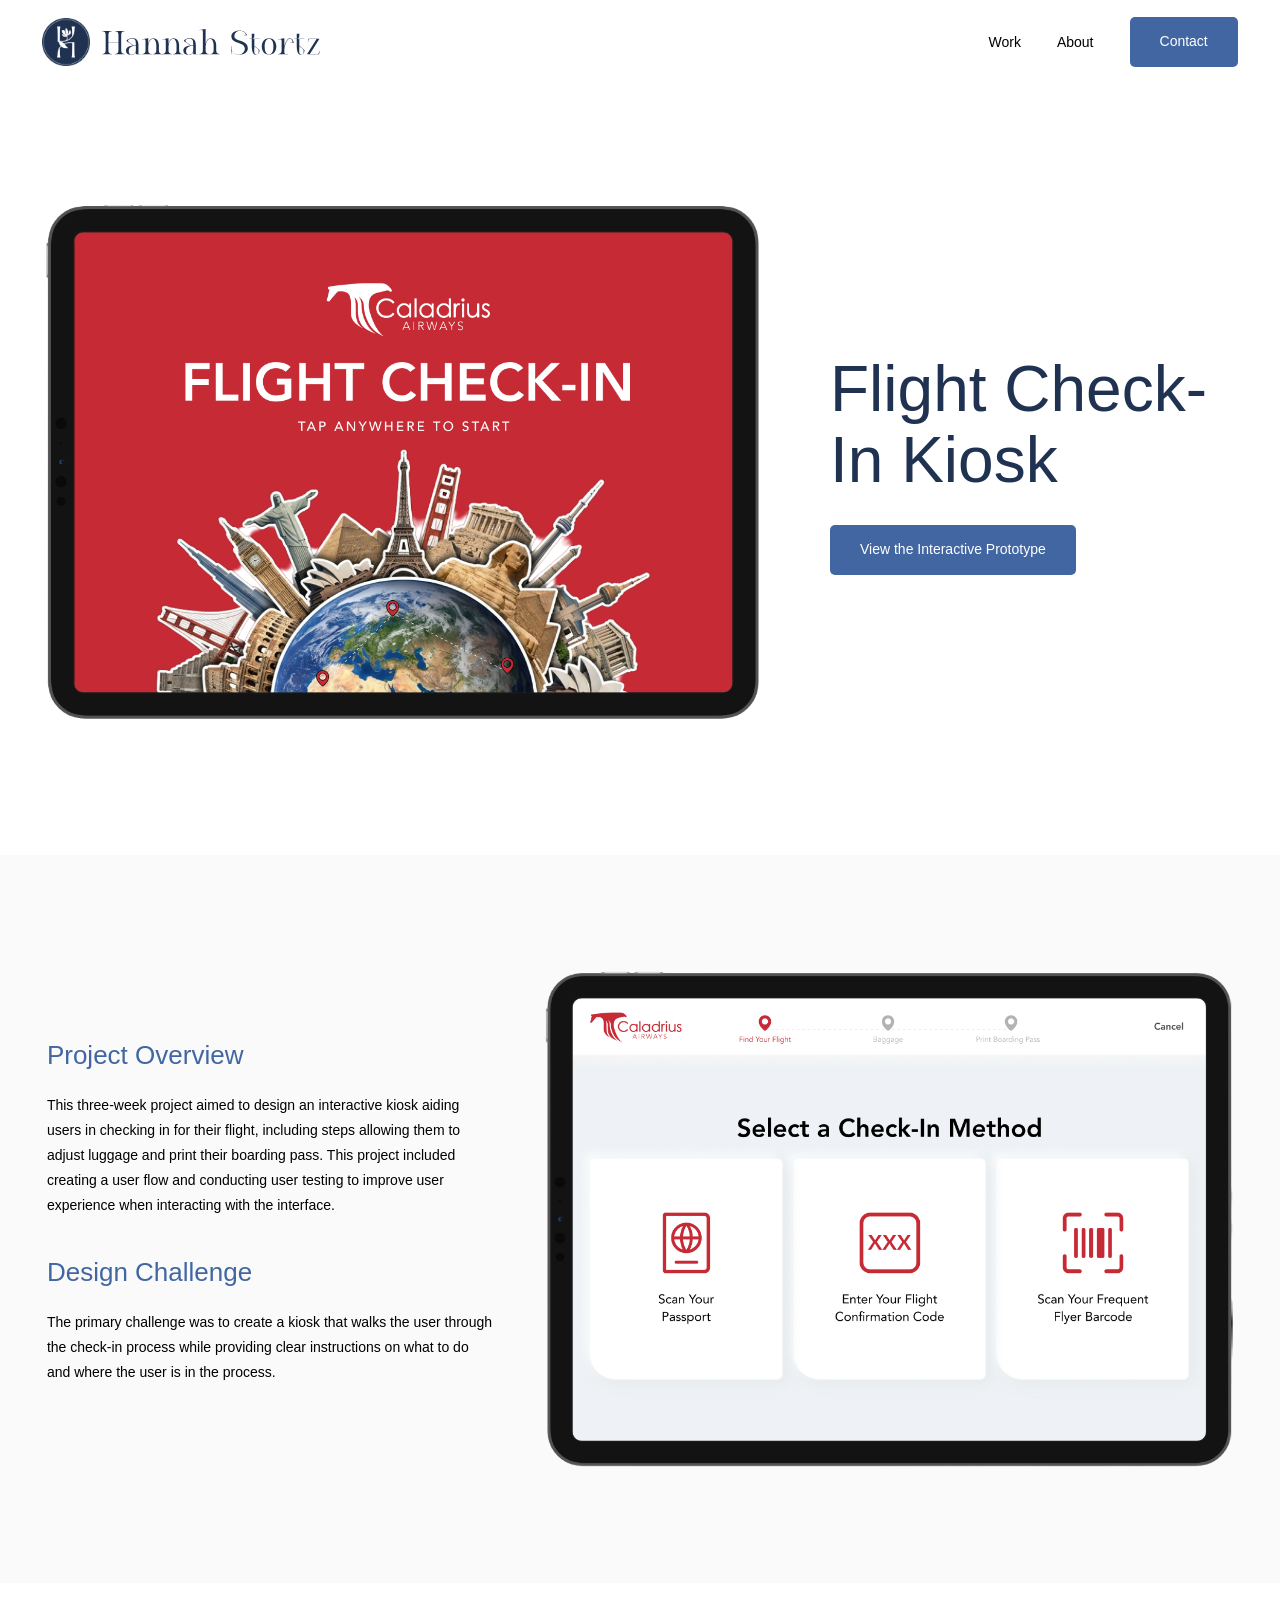
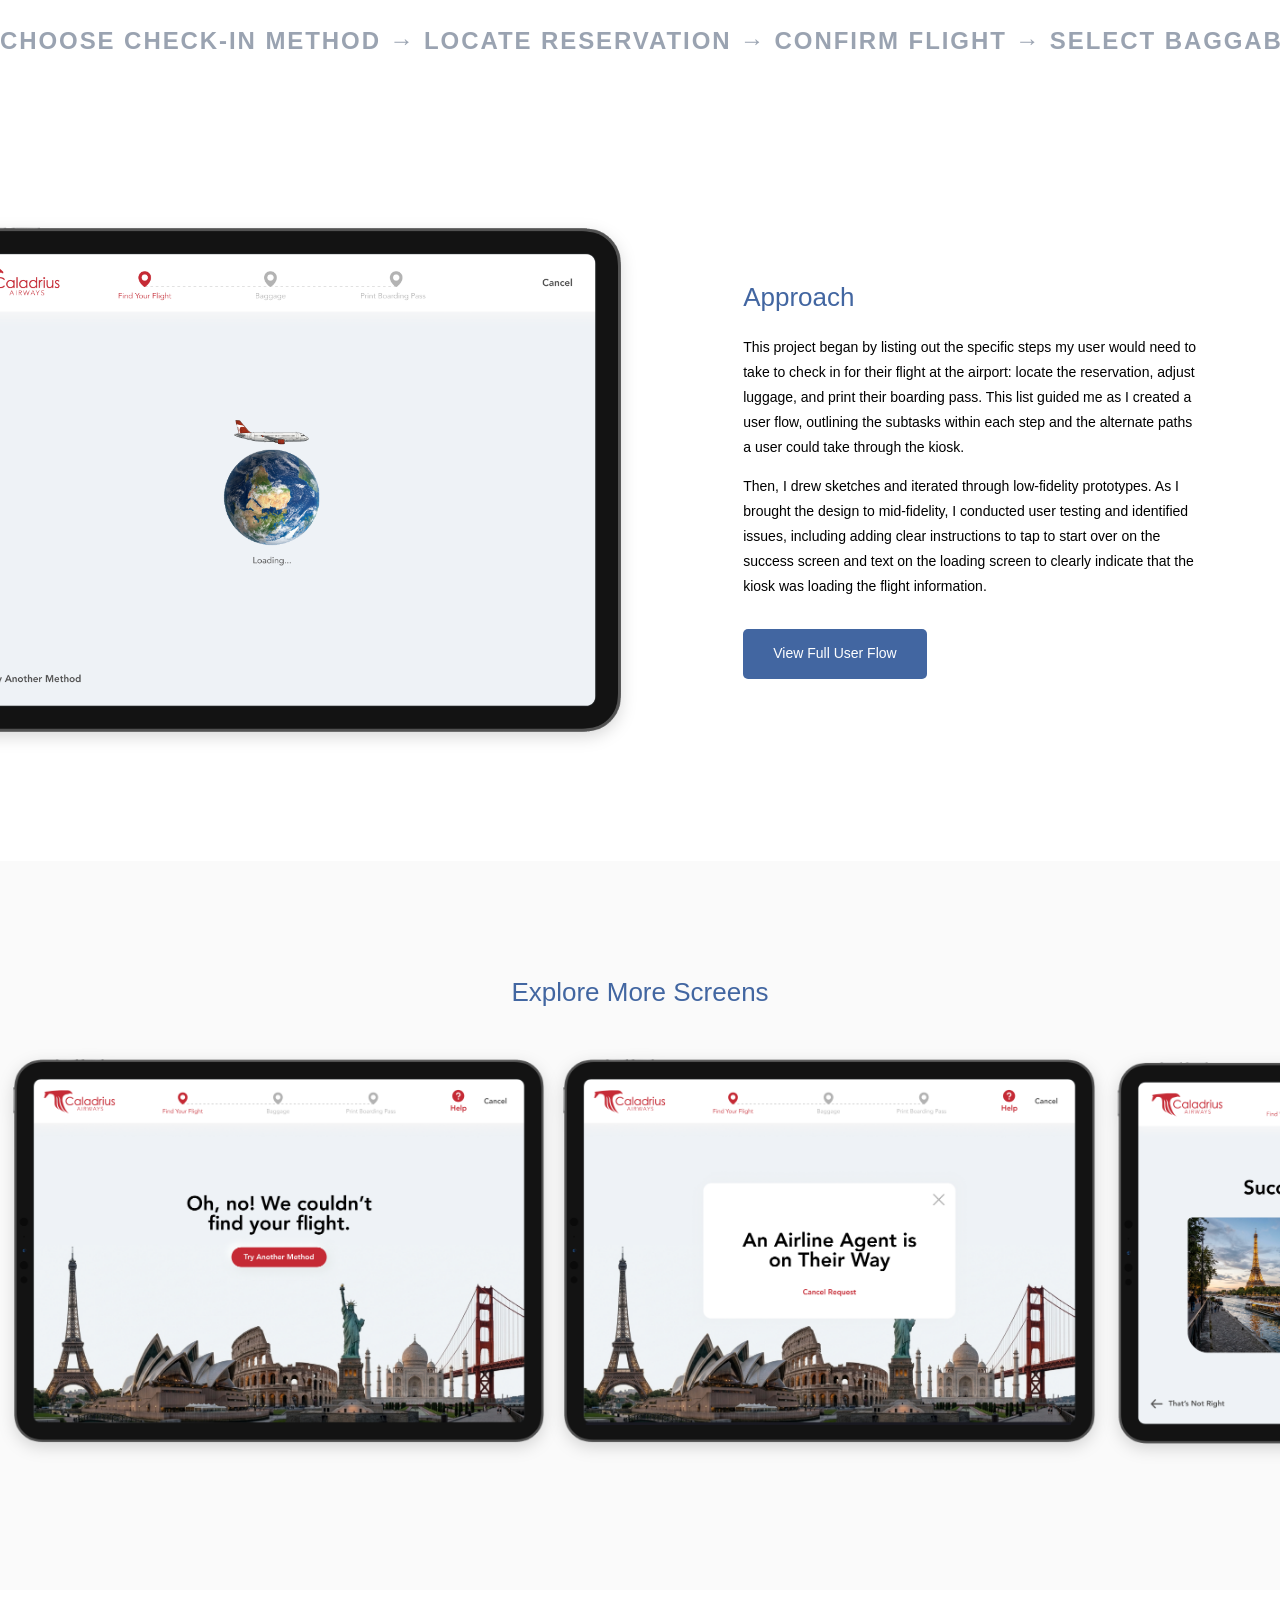
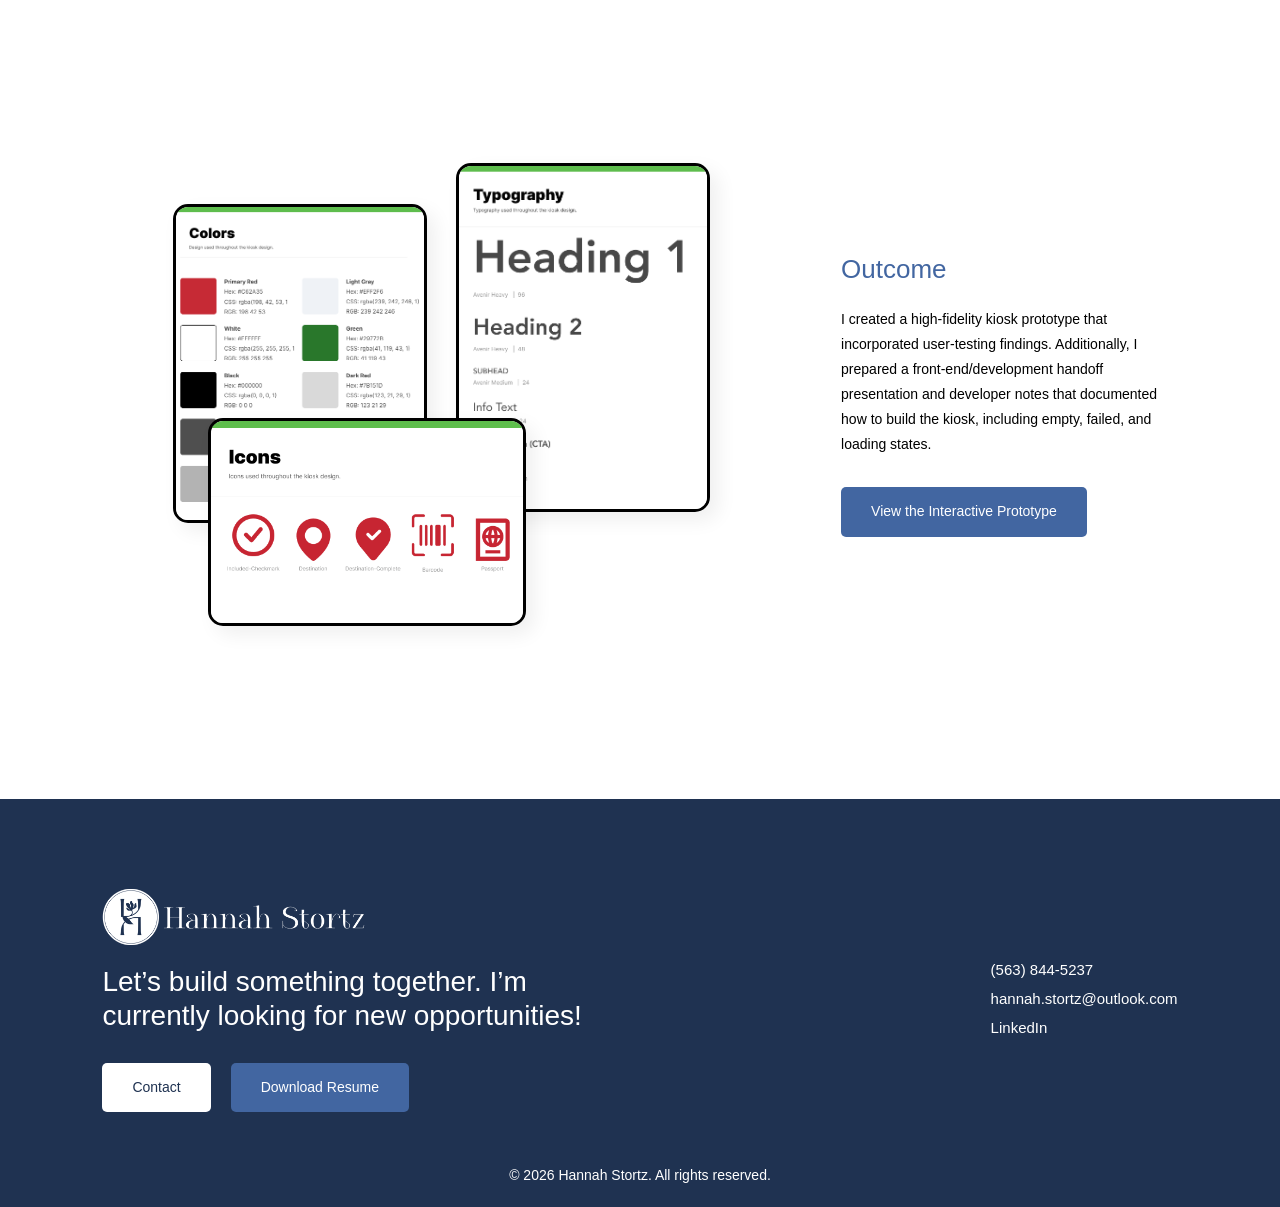
<file: flight-check-in.html>
<!DOCTYPE html>
<html lang="en">

<head>
  <meta charset="UTF-8">
  <meta name="viewport" content="width=device-width, initial-scale=1.0">
  <title>Flight Check-In Kiosk | Hannah Stortz</title>
  <link rel="stylesheet" href="styles.css">
  <link rel="icon" type="image/png" href="images/favicon.png">
  <script src="script.js" defer></script>
</head>

<body>
  <header class="header">
    <a class="brand" href="index.html" aria-label="Hannah Stortz home">
      <img src="images/logo.png" alt="">
      <img src="images/hannah_stortz.svg" alt="Hannah Stortz">
    </a>
    <button class="menu-toggle" type="button" aria-label="Open navigation" aria-expanded="false"
      aria-controls="primary-nav">
      <span></span>
      <span></span>
      <span></span>
    </button>
    <nav id="primary-nav" aria-label="Primary navigation">
      <div class="work-dropdown">
        <a class="work-link work-toggle" href="index.html#work" aria-expanded="false" aria-controls="work-menu">
          Work
        </a>

        <div class="work-menu" id="work-menu" inert>
          <p>Web Design</p>
          <a href="greene-county-parks-and-trails.html">Greene County Parks &amp; Trails</a>
          <a href="emotional-microinteractions.html">Emotional Microinteractions</a>
          <a href="sunshine-cleaners.html">Sunshine Cleaners</a>
          <a href="flight-check-in.html">Flight Check-In Kiosk</a>
          <a href="lifebridge-church.html">LifeBridge Church</a>
          <a href="class-finder.html">Class Finder</a>

          <p>Graphic Design</p>
          <a href="ultimate-frisbee.html">Ultimate Frisbee Symbol</a>
          <a href="parking-project.html">Ethnographic Parking Project</a>
          <a href="social-justice.html">Social Justice Project</a>
        </div>
      </div>
      <a href="index.html#about">About</a>
      <a class="button" href="mailto:hannah.stortz@outlook.com">
        Contact
      </a>
    </nav>
  </header>

  <main class="case-study" id="flight-page">
    <section class="case-hero">
      <div>
        <h1>Flight Check-In Kiosk</h1>

        <a class="button prototype-link"
          href="https://www.figma.com/proto/Cng8z10tWkLY4jdW2tx2XU/Final-Airplane-Kiosk?node-id=6049-82&amp;viewport=-1540%2C48%2C0.19&amp;t=BXoSDgbwfDqjCtTS-1&amp;scaling=scale-down&amp;content-scaling=fixed&amp;page-id=6049%3A79"
          target="_blank" rel="noopener noreferrer">
          View the Interactive Prototype
        </a>
      </div>

      <img src="images/flight-check-in-kiosk-mockup.png" alt="Flight check-in kiosk interface">
    </section>

    <section class="overview pale">
      <div>
        <h2>Project Overview</h2>

        <p>
          This three-week project aimed to design an interactive kiosk
          aiding users in checking in for their flight, including steps
          allowing them to adjust luggage and print their boarding pass.
          This project included creating a user flow and conducting
          user testing to improve user experience when interacting with
          the interface.
        </p>

        <h2>Design Challenge</h2>

        <p>
          The primary challenge was to create a kiosk that walks the user through the check-in
          process while providing clear instructions on what to do
          and where the user is in the process.
        </p>
      </div>

      <img src="images/select-check-in-method.png" alt="Select a check-in method screen">
    </section>

    <div class="process-line">
      <div class="process-track">
        <span>
          Choose Check-In Method → Locate Reservation → Confirm Flight →
          Select Baggabe → Print Boarding Pass → Check-In Complete →
        </span>

        <span aria-hidden="true">
          Choose Check-In Method → Locate Reservation → Confirm Flight →
          Select Baggabe → Print Boarding Pass → Check-In Complete →
        </span>

        <span aria-hidden="true">
          Choose Check-In Method → Locate Reservation → Confirm Flight →
          Select Baggabe → Print Boarding Pass → Check-In Complete →
        </span>
      </div>
    </div>

    <section class="approach">
      <img src="images/loading.png" alt="Flight reservation loading screen">

      <div>
        <h2>Approach</h2>

        <p>
          This project began by listing out the specific steps my user
          would need to take to check in for their flight at the airport:
          locate the reservation, adjust luggage, and print their
          boarding pass. This list guided me as I created a user flow,
          outlining the subtasks within each step and the alternate
          paths a user could take through the kiosk.
        </p>

        <p>
          Then, I drew sketches and iterated through low-fidelity
          prototypes. As I brought the design to mid-fidelity, I
          conducted user testing and identified issues, including
          adding clear instructions to tap to start over on the success
          screen and text on the loading screen to clearly indicate
          that the kiosk was loading the flight information.
        </p>

        <button class="button" id="open-flow" type="button" aria-haspopup="dialog" aria-controls="flow-dialog">
          View Full User Flow
        </button>
      </div>
    </section>

    <section class="gallery pale">
      <h2>Explore More Screens</h2>

      <div class="gallery-track" tabindex="0" role="region" aria-label="Flight kiosk screens">
        <img src="images/flight-not-found.png" alt="Flight not found screen">
        <img src="images/airline-agent.png" alt="Agent is on their way screen">
        <img src="images/flight-found.png" alt="Flight found screen">
        <img src="images/confirm-baggage.png" alt="Confirm baggage screen">
        <img src="images/weigh-baggage.png" alt="Weigh baggage screen">
        <img src="images/choose-to-print-boarding-pass.png" alt="Choose to print boarding pass screen">
        <img src="images/boarding-pass-printing.png" alt="Boarding pass printing screen">
        <img src="images/check-in-success.png" alt="Check-in success screen">
      </div>
    </section>

    <section class="outcome">
      <div class="brand-board">
        <img src="images/project-colors.png" alt="Project color palette">
        <img src="images/project-typography.png" alt="Project typography">
        <img src="images/project-icons.png" alt="Project icon set">
      </div>

      <div>
        <h2>Outcome</h2>

        <p>
          I created a high-fidelity kiosk prototype that incorporated
          user-testing findings. Additionally, I prepared a
          front-end/development handoff presentation and developer
          notes that documented how to build the kiosk, including
          empty, failed, and loading states.
        </p>

        <a class="button prototype-link"
          href="https://www.figma.com/proto/Cng8z10tWkLY4jdW2tx2XU/Final-Airplane-Kiosk?node-id=6049-82&amp;viewport=-1540%2C48%2C0.19&amp;t=BXoSDgbwfDqjCtTS-1&amp;scaling=scale-down&amp;content-scaling=fixed&amp;page-id=6049%3A79"
          target="_blank" rel="noopener noreferrer">
          View the Interactive Prototype
        </a>
      </div>
    </section>
  </main>
  <footer>
    <div class="footer-main">
      <div class="footer-pitch">
        <a href="index.html">
          <img src="images/full-logo.svg" alt="Hannah Stortz">
        </a>

        <p>
          Let’s build something together. I’m currently looking for
          new opportunities!
        </p>

        <div class="actions">
          <a class="button light" href="mailto:hannah.stortz@outlook.com">
            Contact
          </a>

          <a class="button" href="docs/Stortz_Hannah_Resume.pdf" download>
            Download Resume
          </a>
        </div>
      </div>

      <div class="contact-list">
        <a href="tel:+15638445237">(563) 844-5237</a>

        <a href="mailto:hannah.stortz@outlook.com">
          hannah.stortz@outlook.com
        </a>

        <a href="https://www.linkedin.com/in/hannahstortz/" target="_blank" rel="noopener noreferrer">
          LinkedIn
        </a>
      </div>
    </div>

    <small>© 2026 Hannah Stortz. All rights reserved.</small>
  </footer>

  <dialog class="lightbox" id="flow-dialog" aria-label="Full user flow">
    <button class="lightbox-close" id="close-flow" type="button" aria-label="Close user flow" autofocus>
      &times;
    </button>

    <img src="images/airline-check-in-kiosk-user-flow.png" alt="Full flight check-in user flow">
  </dialog>
</body>

</html>
</file>
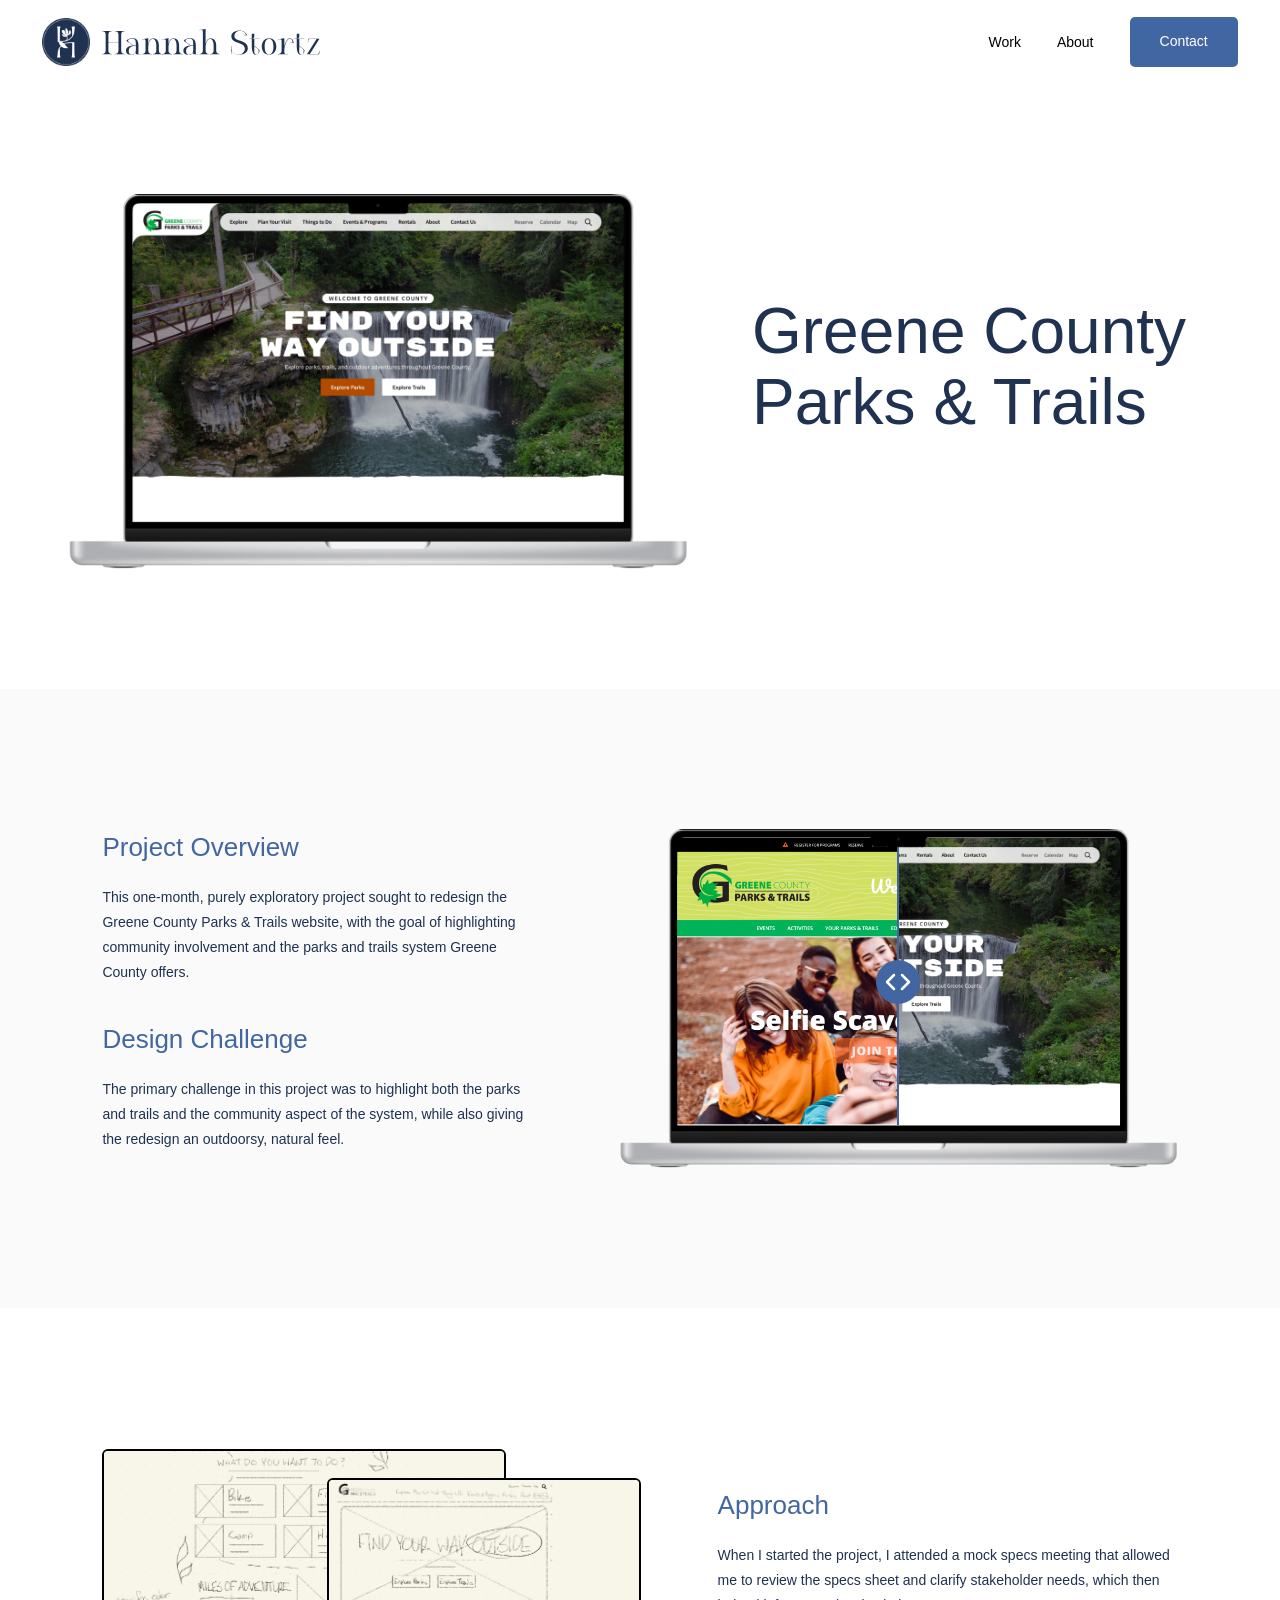
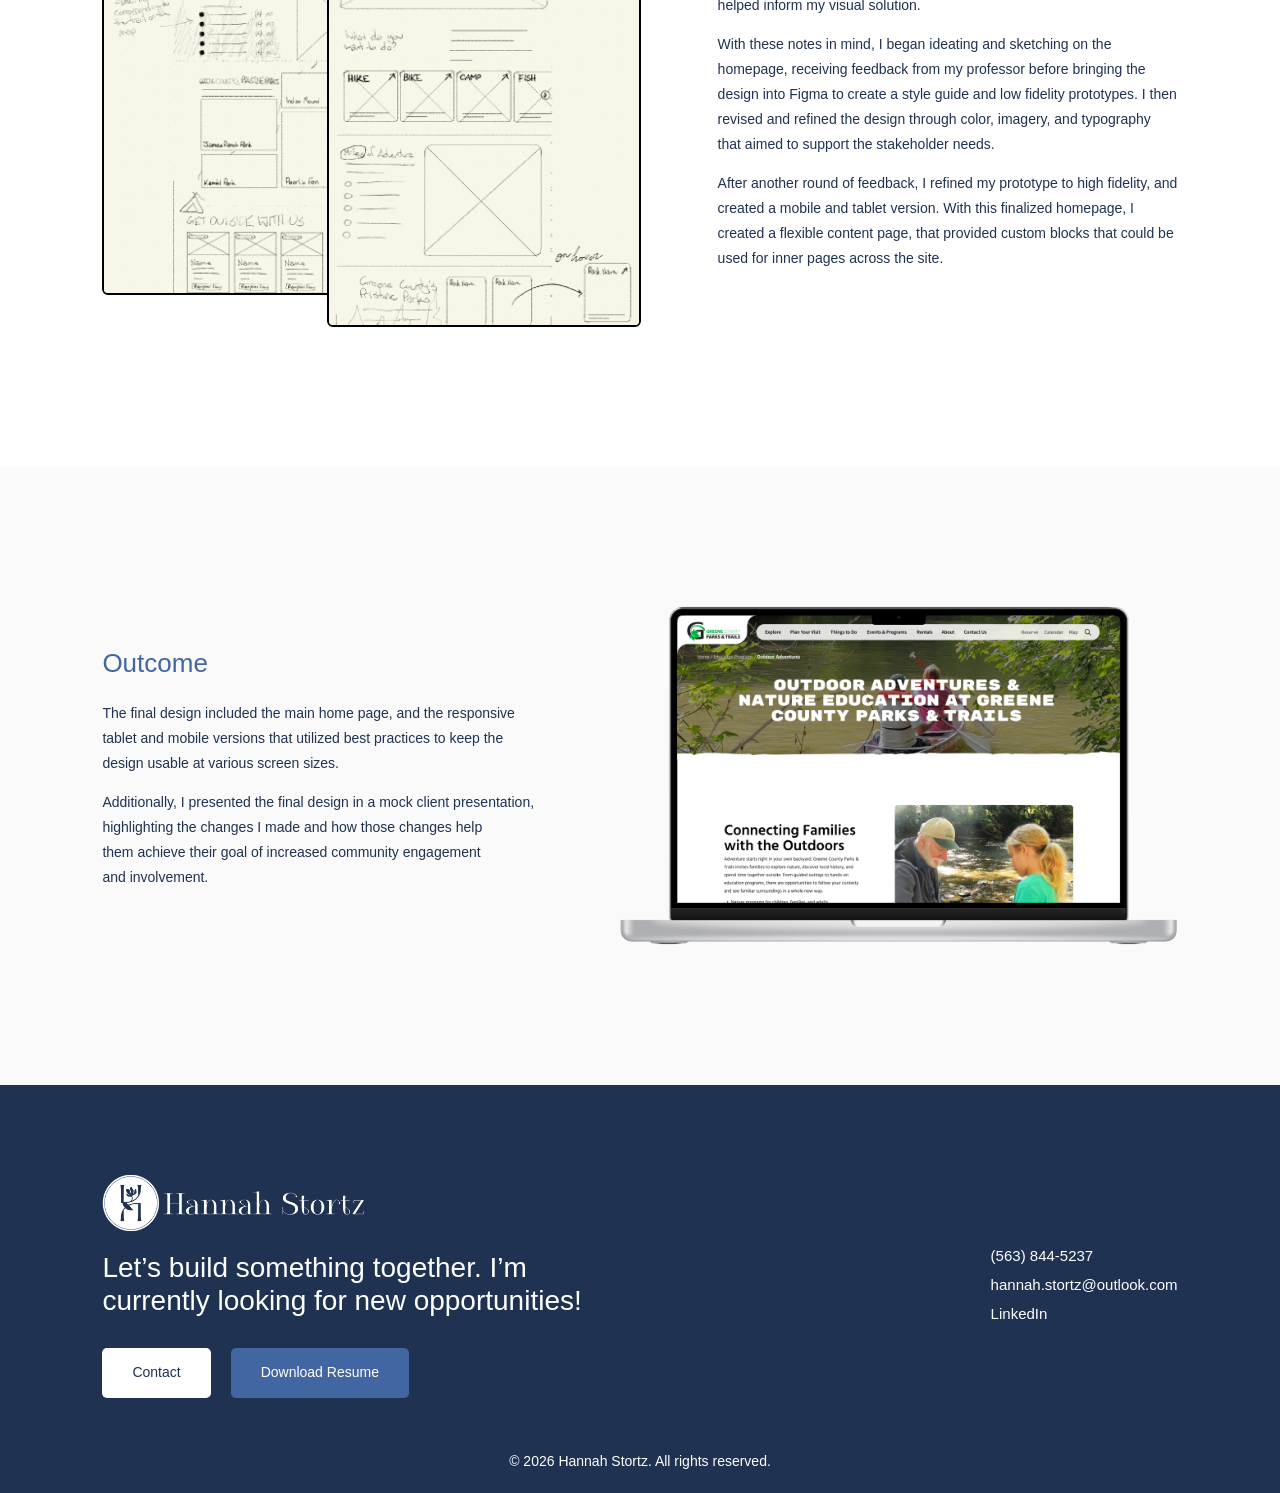
<file: greene-county-parks-and-trails.html>
<!DOCTYPE html>
<html lang="en">

<head>
  <meta charset="UTF-8">
  <meta name="viewport" content="width=device-width, initial-scale=1.0">
  <title>Greene County Parks &amp; Trails | Hannah Stortz</title>
  <link rel="stylesheet" href="styles.css">
  <link rel="icon" type="image/png" href="images/favicon.png">
  <script src="script.js" defer></script>
</head>

<body class="home">
  <header class="header">
    <a class="brand" href="index.html" aria-label="Hannah Stortz home">
      <img src="images/logo.png" alt="">
      <img src="images/hannah_stortz.svg" alt="Hannah Stortz">
    </a>
    <button class="menu-toggle" type="button" aria-label="Open navigation" aria-expanded="false"
      aria-controls="primary-nav">
      <span></span>
      <span></span>
      <span></span>
    </button>
    <nav id="primary-nav" aria-label="Primary navigation">
      <div class="work-dropdown">
        <a class="work-link work-toggle" href="index.html#work" aria-expanded="false" aria-controls="work-menu">
          Work
        </a>

        <div class="work-menu" id="work-menu" inert>
          <p>Web Design</p>
          <a href="greene-county-parks-and-trails.html">Greene County Parks &amp; Trails</a>
          <a href="emotional-microinteractions.html">Emotional Microinteractions</a>
          <a href="sunshine-cleaners.html">Sunshine Cleaners</a>
          <a href="flight-check-in.html">Flight Check-In Kiosk</a>
          <a href="lifebridge-church.html">LifeBridge Church</a>
          <a href="class-finder.html">Class Finder</a>

          <p>Graphic Design</p>
          <a href="ultimate-frisbee.html">Ultimate Frisbee Symbol</a>
          <a href="parking-project.html">Ethnographic Parking Project</a>
          <a href="social-justice.html">Social Justice Project</a>
        </div>
      </div>
      <a href="index.html#about">About</a>
      <a class="button" href="mailto:hannah.stortz@outlook.com">
        <span>Contact</span>
      </a>
    </nav>
  </header>

<main class="case-study gcpt">
  <section class="case-hero">
    <div class="gcpt-visual">
      <div class="mag-laptop">
        <img
          class="mag-laptop-base"
          src="images/macbook.png"
          alt=""
        >

        <div
          class="mag-screen mag-screen-scroll"
          tabindex="0"
          role="region"
          aria-label="Scrollable Greene County Parks and Trails homepage design"
        >
          <img
            class="mag-screen-content"
            src="images/gcpt-homepage.png"
            alt="Redesigned homepage featuring Find Your Way Outside, parks, activities, and community involvement"
          >
        </div>

        <img
          class="mag-laptop-bezel"
          src="images/macbook.png"
          alt=""
          aria-hidden="true"
        >
      </div>
    </div>

    <div>
      <h1>Greene County Parks &amp; Trails</h1>
    </div>
  </section>

  <section class="gcpt-row gcpt-overview pale">
    <div>
      <h2>Project Overview</h2>

      <p>
        This one-month, purely exploratory project sought to redesign
        the Greene County Parks &amp; Trails website, with the goal
        of highlighting community involvement and the parks and trails
        system Greene County offers.
      </p>

      <h2>Design Challenge</h2>

      <p>
        The primary challenge in this project was to highlight both
        the parks and trails and the community aspect of the system,
        while also giving the redesign an outdoorsy, natural feel.
      </p>
    </div>

    <div class="gcpt-visual">
      <div class="comparison gcpt-comparison">
        <div class="comparison-images">
          <img
            src="images/macbook.png"
            alt=""
            loading="lazy"
          >

          <div class="mag-original-screen">
            <img
              src="images/gcpt-homepage.png"
              alt="Redesigned Greene County Parks and Trails homepage"
              loading="lazy"
            >
          </div>

          <div class="comparison-before">
            <div class="mag-original-screen">
              <img
                src="images/www.gcparkstrails.com_.png"
                alt="Original Greene County Parks and Trails homepage"
                loading="lazy"
              >
            </div>
          </div>

          <div class="comparison-divider" aria-hidden="true">
            <span>
              <svg
                width="28"
                height="28"
                viewBox="0 0 28 28"
                fill="none"
              >
                <path
                  d="M10 7L3 14L10 21M18 7L25 14L18 21"
                  stroke="currentColor"
                  stroke-width="2.5"
                  stroke-linecap="round"
                  stroke-linejoin="round"
                />
              </svg>
            </span>
          </div>

          <input
            class="comparison-slider"
            type="range"
            min="0"
            max="100"
            value="50"
            aria-label="Compare the original and redesigned Greene County Parks and Trails homepage"
          >

          <img
            class="comparison-frame"
            src="images/macbook.png"
            alt=""
            aria-hidden="true"
            loading="lazy"
          >
        </div>
      </div>

    </div>
  </section>

  <section class="gcpt-row gcpt-approach">
    <div class="gcpt-sketches">
      <img
        src="images/gcpt-homepage-sketch.png"
        alt="Homepage sketch exploring navigation, activity cards, trail information, and featured parks"
        loading="lazy"
      >

      <img
        src="images/gcpt-layout-sketch.png"
        alt="Alternative layout sketch exploring activity cards, a trail map, featured parks, and events"
        loading="lazy"
      >
    </div>

    <div>
      <h2>Approach</h2>

      <p>
        When I started the project, I attended a mock specs meeting
        that allowed me to review the specs sheet and clarify
        stakeholder needs, which then helped inform my visual solution.
      </p>

      <p>
        With these notes in mind, I began ideating and sketching on
        the homepage, receiving feedback from my professor before
        bringing the design into Figma to create a style guide and
        low fidelity prototypes. I then revised and refined the
        design through color, imagery, and typography that aimed
        to support the stakeholder needs.
      </p>

      <p>
        After another round of feedback, I refined my prototype to
        high fidelity, and created a mobile and tablet version.
        With this finalized homepage, I created a flexible content
        page, that provided custom blocks that could be used for
        inner pages across the site.
      </p>
    </div>
  </section>

  <section class="gcpt-row gcpt-outcome pale">
    <div>
      <h2>Outcome</h2>

      <p>
        The final design included the main home page, and the
        responsive tablet and mobile versions that utilized best
        practices to keep the design usable at various screen sizes.
      </p>

      <p>
        Additionally, I presented the final design in a mock client
        presentation, highlighting the changes I made and how those
        changes help them achieve their goal of increased community
        engagement and involvement.
      </p>
    </div>

    <div class="gcpt-visual">
      <div class="mag-laptop">
        <img
          class="mag-laptop-base"
          src="images/macbook.png"
          alt=""
          loading="lazy"
        >

        <div
          class="mag-screen mag-screen-scroll"
          tabindex="0"
          role="region"
          aria-label="Scrollable Greene County Parks and Trails flexible content page design"
        >
          <img
            class="mag-screen-content"
            src="images/Flexible-Content-Page.png"
            alt="Flexible content page design featuring outdoor education, community involvement, events, and reusable content sections"
            loading="lazy"
          >
        </div>

        <img
          class="mag-laptop-bezel"
          src="images/macbook.png"
          alt=""
          aria-hidden="true"
          loading="lazy"
        >
      </div>
    </div>
  </section>
</main>

  <footer>
    <div class="footer-main">
      <div class="footer-pitch">
        <a href="index.html">
          <img src="images/full-logo.svg" alt="Hannah Stortz">
        </a>

        <p>
          Let’s build something together. I’m currently looking for
          new opportunities!
        </p>

        <div class="actions">
          <a class="button light" href="mailto:hannah.stortz@outlook.com">
            <span>Contact</span>
          </a>

          <a class="button" href="docs/Stortz_Hannah_Resume.pdf" download>
            Download Resume
          </a>
        </div>
      </div>

      <div class="contact-list">
        <a href="tel:+15638445237">(563) 844-5237</a>

        <a href="mailto:hannah.stortz@outlook.com">
          hannah.stortz@outlook.com
        </a>

        <a href="https://www.linkedin.com/in/hannahstortz/" target="_blank" rel="noopener noreferrer">
          LinkedIn
        </a>
      </div>
    </div>

    <small>© 2026 Hannah Stortz. All rights reserved.</small>
  </footer>
</body>

</html>
</file>
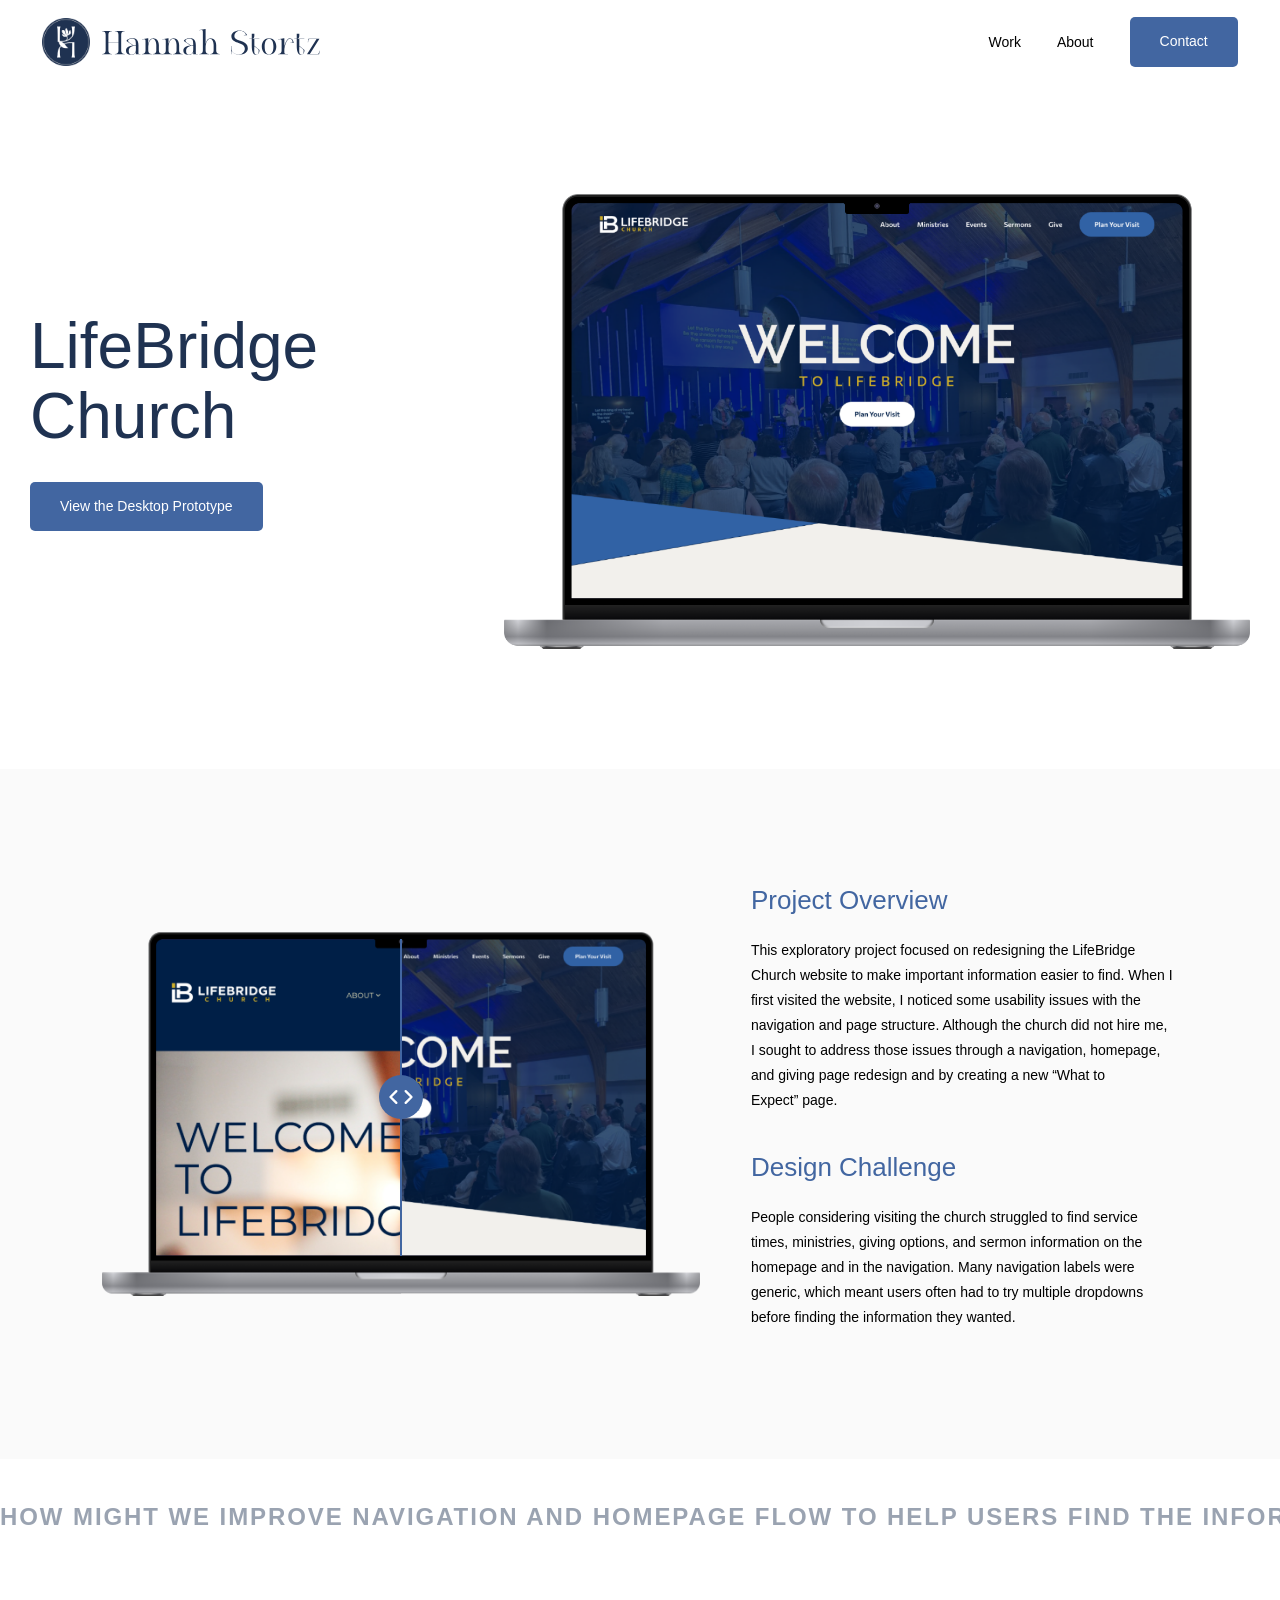
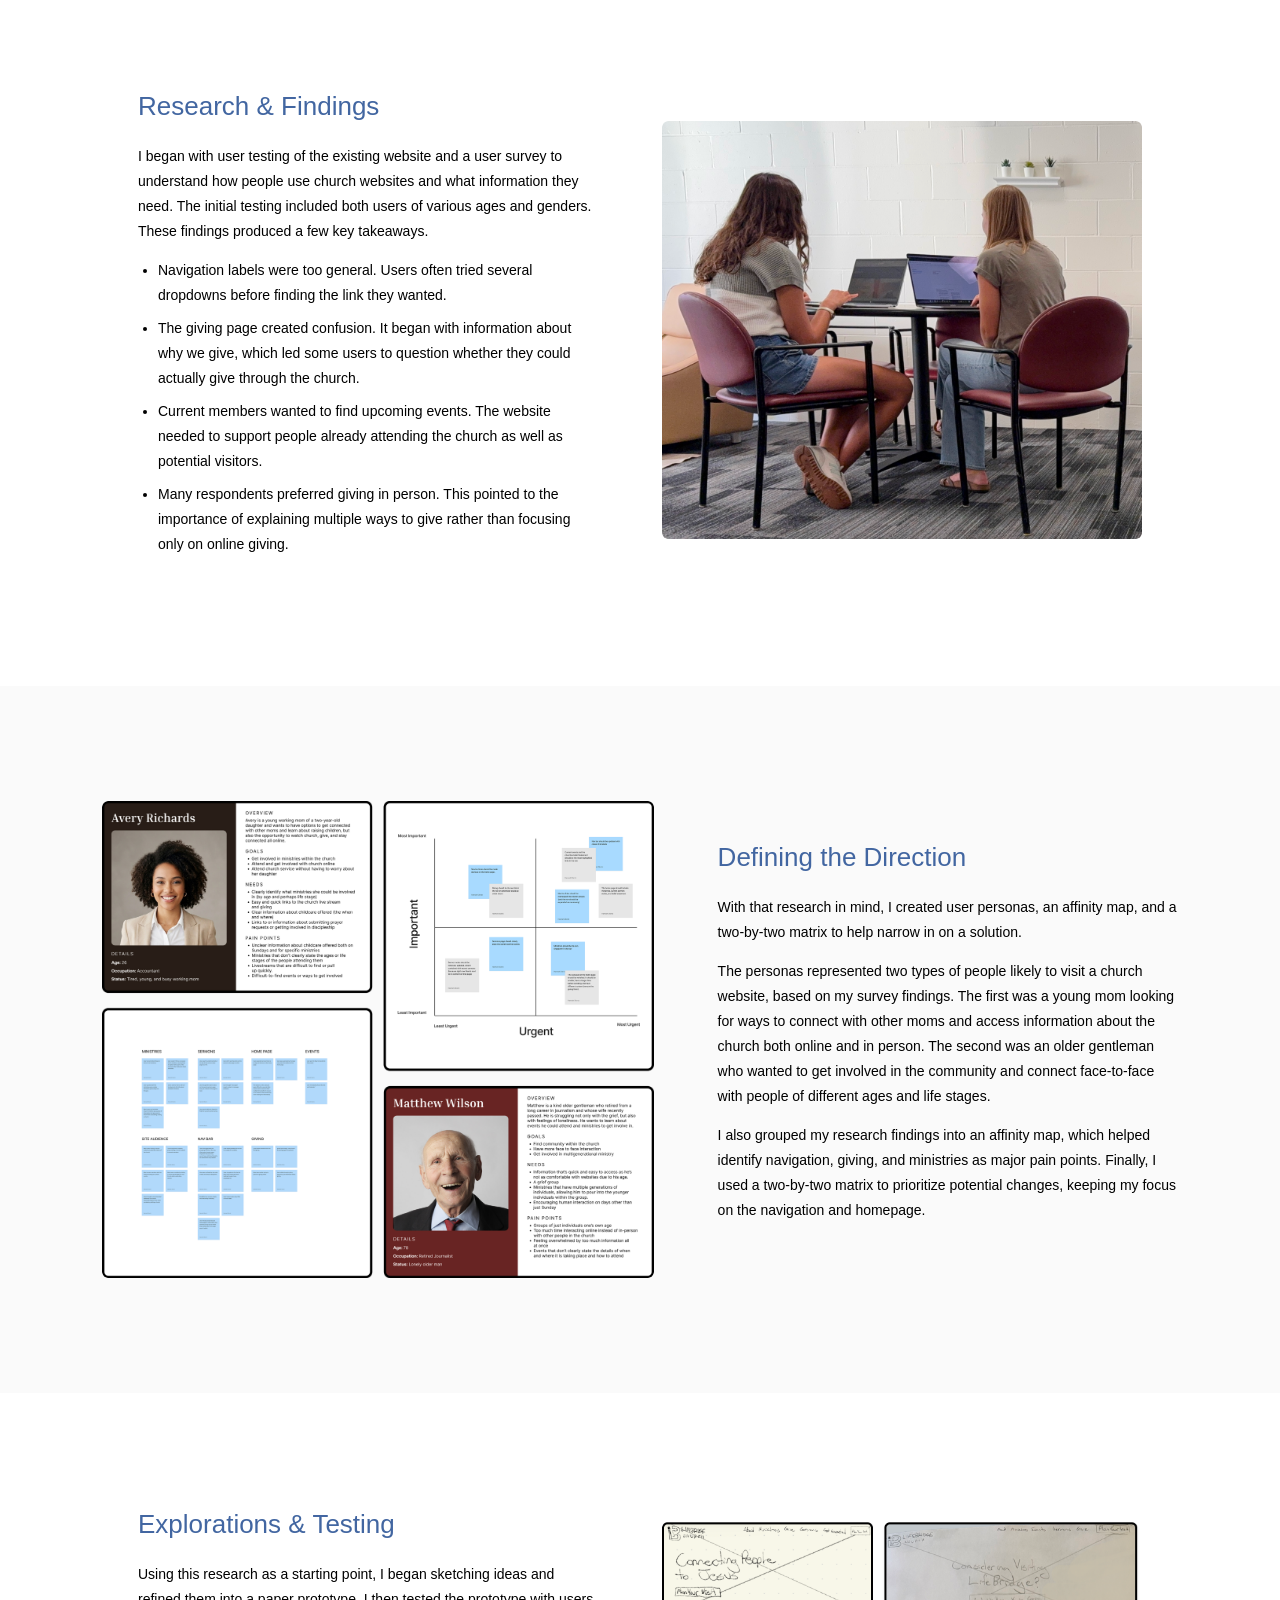
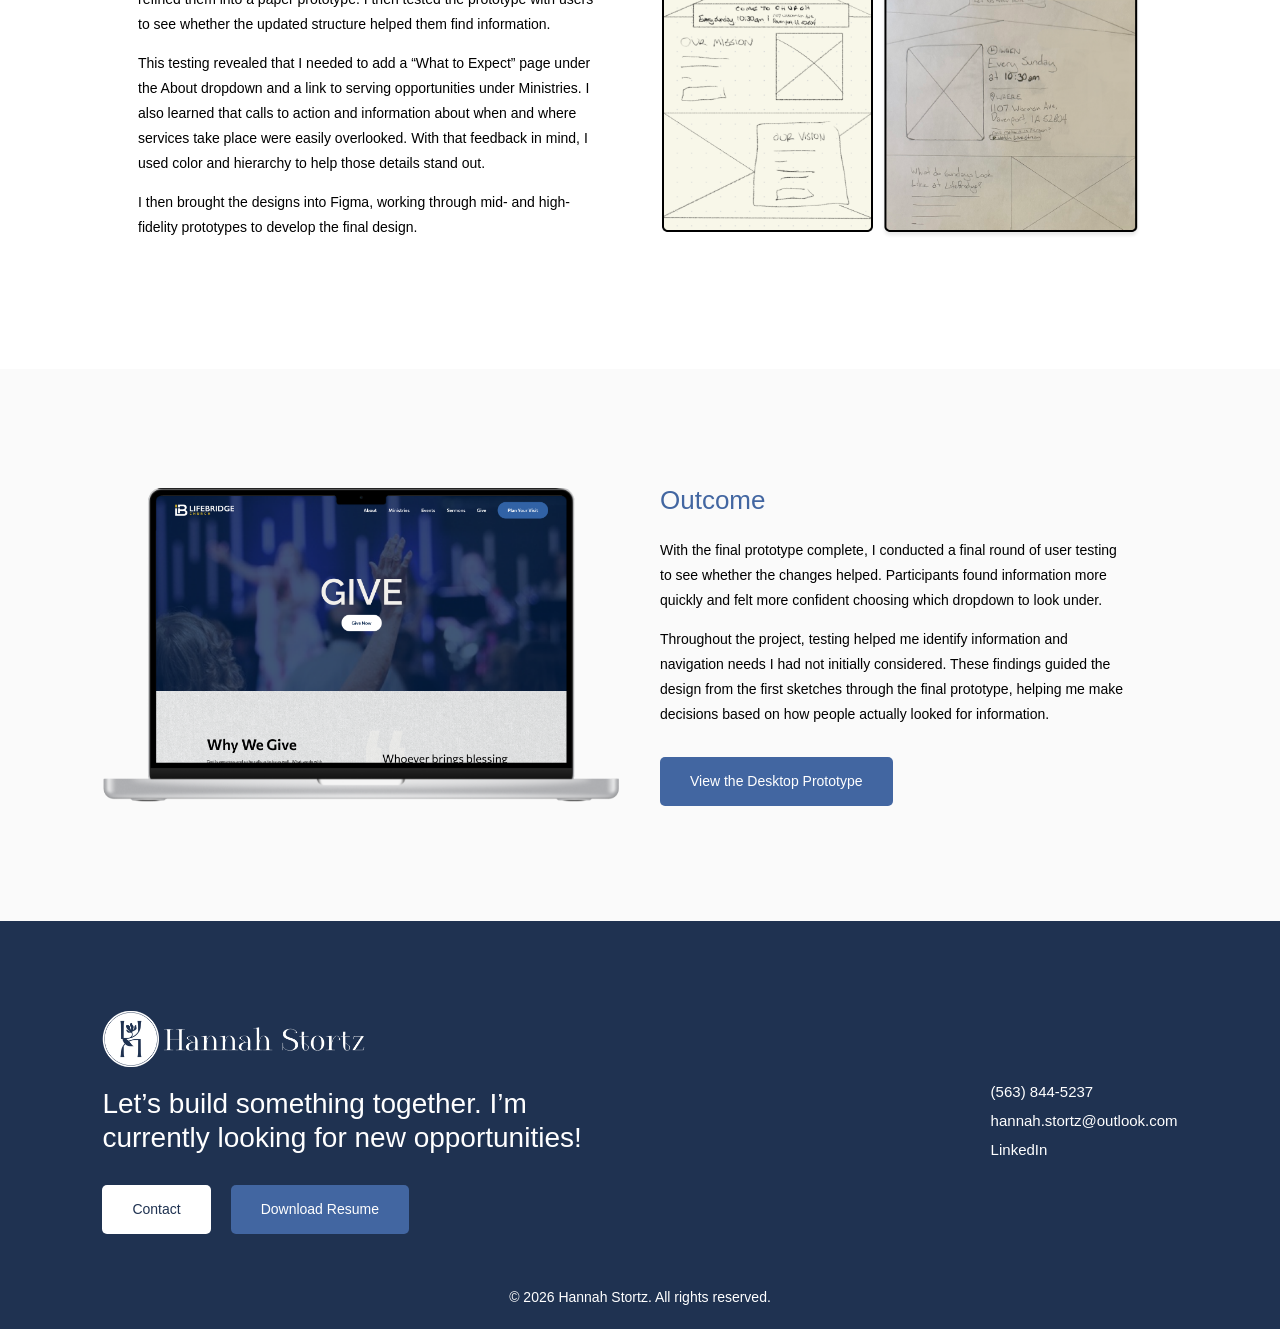
<file: lifebridge-church.html>
<!DOCTYPE html>
<html lang="en">

<head>
  <meta charset="UTF-8">
  <meta name="viewport" content="width=device-width, initial-scale=1.0">
  <title>LifeBridge Church | Hannah Stortz</title>
  <link rel="stylesheet" href="styles.css">
  <link rel="icon" type="image/png" href="images/favicon.png">
  <script src="script.js" defer></script>
</head>

<body>
  <header class="header">
    <a class="brand" href="index.html" aria-label="Hannah Stortz home">
      <img src="images/logo.png" alt="">
      <img src="images/hannah_stortz.svg" alt="Hannah Stortz">
    </a>
    <button class="menu-toggle" type="button" aria-label="Open navigation" aria-expanded="false"
      aria-controls="primary-nav">
      <span></span>
      <span></span>
      <span></span>
    </button>
    <nav id="primary-nav" aria-label="Primary navigation">
      <div class="work-dropdown">
        <a class="work-link work-toggle" href="index.html#work" aria-expanded="false" aria-controls="work-menu">
          Work
        </a>

        <div class="work-menu" id="work-menu" inert>
          <p>Web Design</p>
          <a href="greene-county-parks-and-trails.html">Greene County Parks &amp; Trails</a>
          <a href="emotional-microinteractions.html">Emotional Microinteractions</a>
          <a href="sunshine-cleaners.html">Sunshine Cleaners</a>
          <a href="flight-check-in.html">Flight Check-In Kiosk</a>
          <a href="lifebridge-church.html">LifeBridge Church</a>
          <a href="class-finder.html">Class Finder</a>

          <p>Graphic Design</p>
          <a href="ultimate-frisbee.html">Ultimate Frisbee Symbol</a>
          <a href="parking-project.html">Ethnographic Parking Project</a>
          <a href="social-justice.html">Social Justice Project</a>
        </div>
      </div>
      <a href="index.html#about">About</a>
      <a class="button" href="mailto:hannah.stortz@outlook.com">
        Contact
      </a>
    </nav>
  </header>

  <main class="case-study lifebridge">
    <section class="case-hero">
      <div>
        <h1>LifeBridge Church</h1>

        <a class="button"
          href="https://www.figma.com/proto/ir1d4rMxc22QCPEbgicGcL/LifeBridge-Church-Redesign?node-id=2074-269&viewport=25%2C71%2C0.12&t=SjFmfHPBLdDtMUe2-1&scaling=min-zoom&content-scaling=fixed&page-id=2074%3A268"
          target="_blank" rel="noopener noreferrer">
          View the Desktop Prototype
        </a>
      </div>

      <img src="images/LifeBridge_Home_Mockup.png" alt="Redesigned LifeBridge Church homepage displayed on a laptop">
    </section>

    <section class="lb-row pale">
      <div class="comparison">
        <div class="comparison-images" style="--split: 50%;">
          <img src="images/LifeBridge_Home_Mockup.png"
            alt="After: redesigned homepage with clearer navigation and a Plan Your Visit button" loading="lazy">

          <img class="comparison-before" src="images/LifeBridge_Before_Mockup.png"
            alt="Before: original LifeBridge Church homepage" loading="lazy">

          <span class="comparison-divider" aria-hidden="true">
            <span><svg width="28" height="28" viewBox="0 0 24 24" fill="none" stroke="currentColor" stroke-width="2"
                stroke-linecap="round" stroke-linejoin="round">
                <path d="m8 7-5 5 5 5" />
                <path d="m16 7 5 5-5 5" />
              </svg></span>
          </span>

          <input class="comparison-slider" type="range" min="0" max="100" value="50"
            aria-label="Compare original and redesigned homepages"
            aria-valuetext="Original homepage occupies 50 percent">
        </div>
      </div>

      <div>
        <h2>Project Overview</h2>

        <p>
          This exploratory project focused on redesigning the LifeBridge
          Church website to make important information easier to find.
          When I first visited the website, I noticed some usability
          issues with the navigation and page structure. Although the
          church did not hire me, I sought to address those issues
          through a navigation, homepage, and giving page redesign and
          by creating a new “What to Expect” page.
        </p>

        <h2>Design Challenge</h2>

        <p>
          People considering visiting the church struggled to find
          service times, ministries, giving options, and sermon
          information on the homepage and in the navigation. Many
          navigation labels were generic, which meant users often had
          to try multiple dropdowns before finding the information
          they wanted.
        </p>
      </div>
    </section>

    <div class="process-line">
      <div class="process-track">
        <span>
          How might we improve navigation and homepage flow to help users find the information they're looking for more quickly?
          </span>

        <span aria-hidden="true">
          How might we improve navigation and homepage flow to help users find the information they're looking for more quickly?
        </span>

        <span aria-hidden="true">
          How might we improve navigation and homepage flow to help users find the information they're looking for more quickly?
        </span>
      </div>
    </div>

    <section class="lb-row lb-research">
      <div>
        <h2>Research &amp; Findings</h2>

        <p>
          I began with user testing of the existing website and a user
          survey to understand how people use church websites and what
          information they need. The initial testing included both
          users of various ages and genders. These findings produced a few key takeaways.
        </p>

        <ul>
          <li>
            Navigation labels were too general. Users often tried
            several dropdowns before finding the link they wanted.
          </li>
          <li>
            The giving page created confusion. It began with information
            about why we give, which led some users to question whether
            they could actually give through the church.
          </li>
          <li>
            Current members wanted to find upcoming events. The website
            needed to support people already attending the church as
            well as potential visitors.
          </li>
          <li>
            Many respondents preferred giving in person. This pointed
            to the importance of explaining multiple ways to give
            rather than focusing only on online giving.
          </li>
        </ul>
      </div>

      <img src="images/user-testing.png" alt="A participant exploring the church website during a user-testing session"
        loading="lazy">
    </section>

    <section class="lb-row pale lb-direction">
      <img src="images/data-analysis.png"
        alt="Two research personas alongside affinity mapping and an importance-versus-urgency matrix" loading="lazy">

      <div>
        <h2>Defining the Direction</h2>

        <p>
          With that research in mind, I created user personas, an
          affinity map, and a two-by-two matrix to help narrow in on
          a solution.
        </p>

        <p>
          The personas represented two types of people likely to visit
          a church website, based on my survey findings. The first was
          a young mom looking for ways to connect with other moms and
          access information about the church both online and in person.
          The second was an older gentleman who wanted to get involved
          in the community and connect face-to-face with people of
          different ages and life stages.
        </p>

        <p>
          I also grouped my research findings into an affinity map,
          which helped identify navigation, giving, and ministries as
          major pain points. Finally, I used a two-by-two matrix to
          prioritize potential changes, keeping my focus on the
          navigation and homepage.
        </p>
      </div>
    </section>

    <section class="lb-row lb-explorations">
      <div>
        <h2>Explorations &amp; Testing</h2>

        <p>
          Using this research as a starting point, I began sketching
          ideas and refined them into a paper prototype. I then tested
          the prototype with users to see whether the updated structure
          helped them find information.
        </p>

        <p>
          This testing revealed that I needed to add a “What to Expect”
          page under the About dropdown and a link to serving
          opportunities under Ministries. I also learned that calls
          to action and information about when and where services take
          place were easily overlooked. With that feedback in mind,
          I used color and hierarchy to help those details stand out.
        </p>

        <p>
          I then brought the designs into Figma, working through
          mid- and high-fidelity prototypes to develop the final design.
        </p>
      </div>

      <img src="images/sketches-and-explorations.png"
        alt="Paper sketches exploring the homepage and What to Expect page" loading="lazy">
    </section>

    <section class="lb-row pale lb-outcome">
      <div class="mag-laptop">
        <img
          class="mag-laptop-base"
          src="images/macbook.png"
          alt=""
        >

        <div
          class="mag-screen mag-screen-scroll"
          tabindex="0"
          role="region"
          aria-label="Scrollable LifeBridge Church giving page design"
        >
          <img
            class="mag-screen-content"
            src="images/Give-page.png"
            alt="Redesigned give page featuring sections on why we give and ways to give"
          >
        </div>

        <img
          class="mag-laptop-bezel"
          src="images/macbook.png"
          alt=""
          aria-hidden="true"
        >
      </div>

      <div>
        <h2>Outcome</h2>

        <p>
          With the final prototype complete, I conducted a final round
          of user testing to see whether the changes helped.
          Participants found information more quickly and felt more
          confident choosing which dropdown to look under.
        </p>

        <p>
          Throughout the project, testing helped me identify information
          and navigation needs I had not initially considered. These
          findings guided the design from the first sketches through
          the final prototype, helping me make decisions based on how
          people actually looked for information.
        </p>

        <a class="button"
          href="https://www.figma.com/proto/ir1d4rMxc22QCPEbgicGcL/LifeBridge-Church-Redesign?node-id=2074-269&viewport=25%2C71%2C0.12&t=SjFmfHPBLdDtMUe2-1&scaling=min-zoom&content-scaling=fixed&page-id=2074%3A268"
          target="_blank" rel="noopener noreferrer">
          View the Desktop Prototype
        </a>
      </div>
    </section>
  </main>

  <footer>
    <div class="footer-main">
      <div class="footer-pitch">
        <a href="index.html">
          <img src="images/full-logo.svg" alt="Hannah Stortz">
        </a>

        <p>
          Let’s build something together. I’m currently looking for
          new opportunities!
        </p>

        <div class="actions">
          <a class="button light" href="mailto:hannah.stortz@outlook.com">
            Contact
          </a>

          <a class="button" href="docs/Stortz_Hannah_Resume.pdf" download>
            Download Resume
          </a>
        </div>
      </div>

      <div class="contact-list">
        <a href="tel:+15638445237">(563) 844-5237</a>

        <a href="mailto:hannah.stortz@outlook.com">
          hannah.stortz@outlook.com
        </a>

        <a href="https://www.linkedin.com/in/hannahstortz/" target="_blank" rel="noopener noreferrer">
          LinkedIn
        </a>
      </div>
    </div>

    <small>© 2026 Hannah Stortz. All rights reserved.</small>
  </footer>
</body>

</html>
</file>
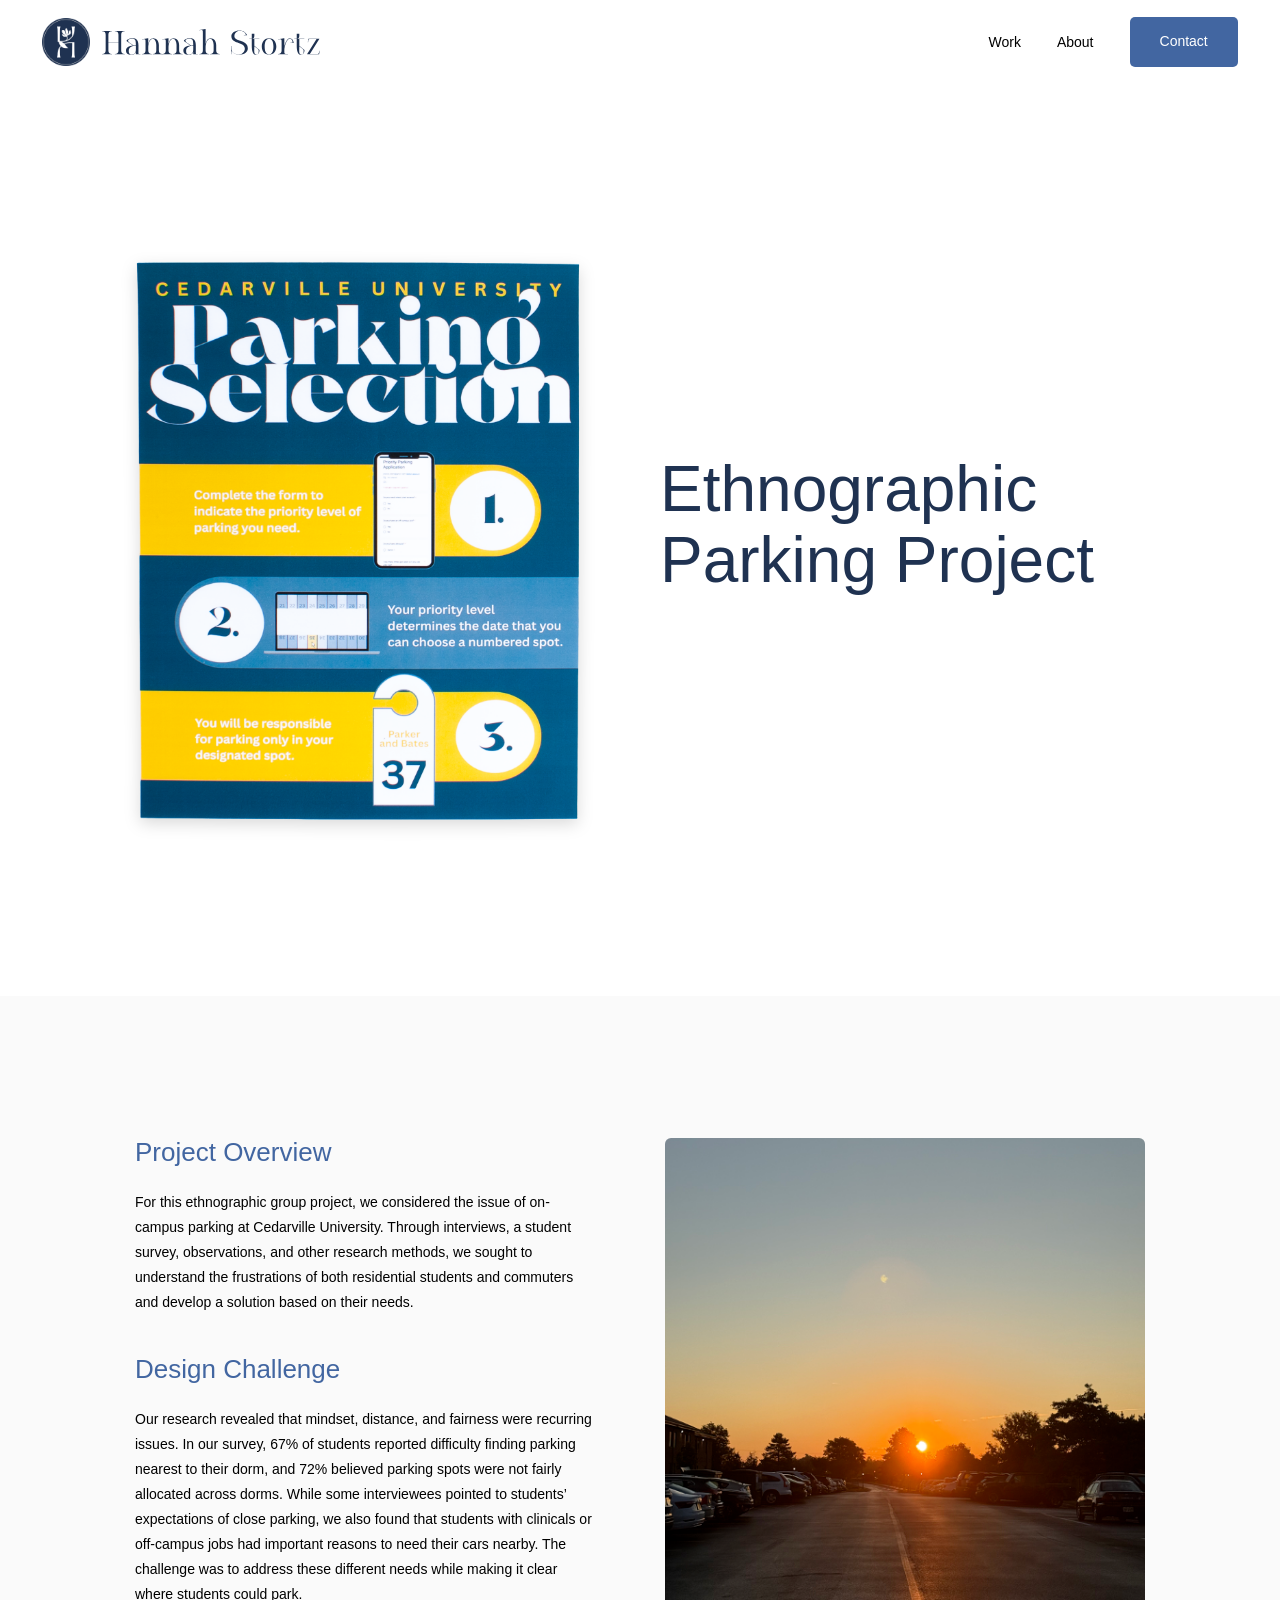
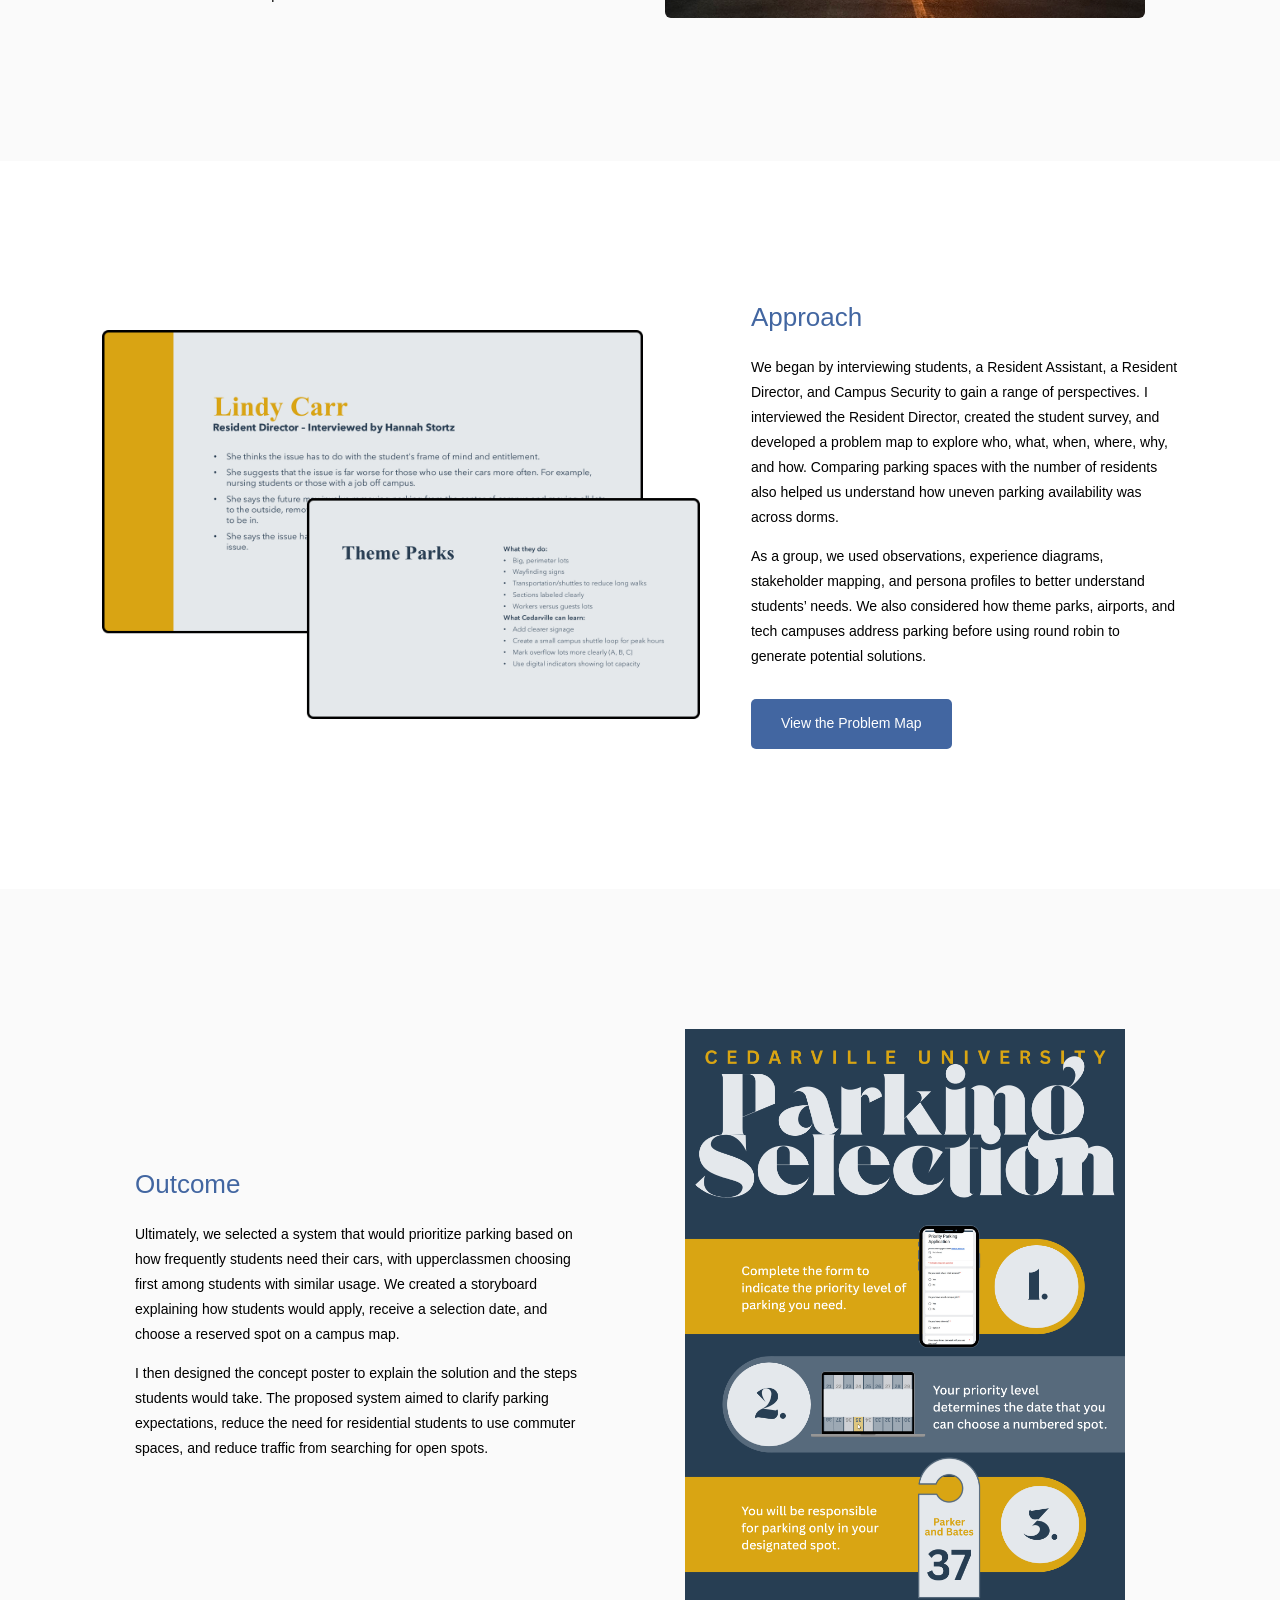
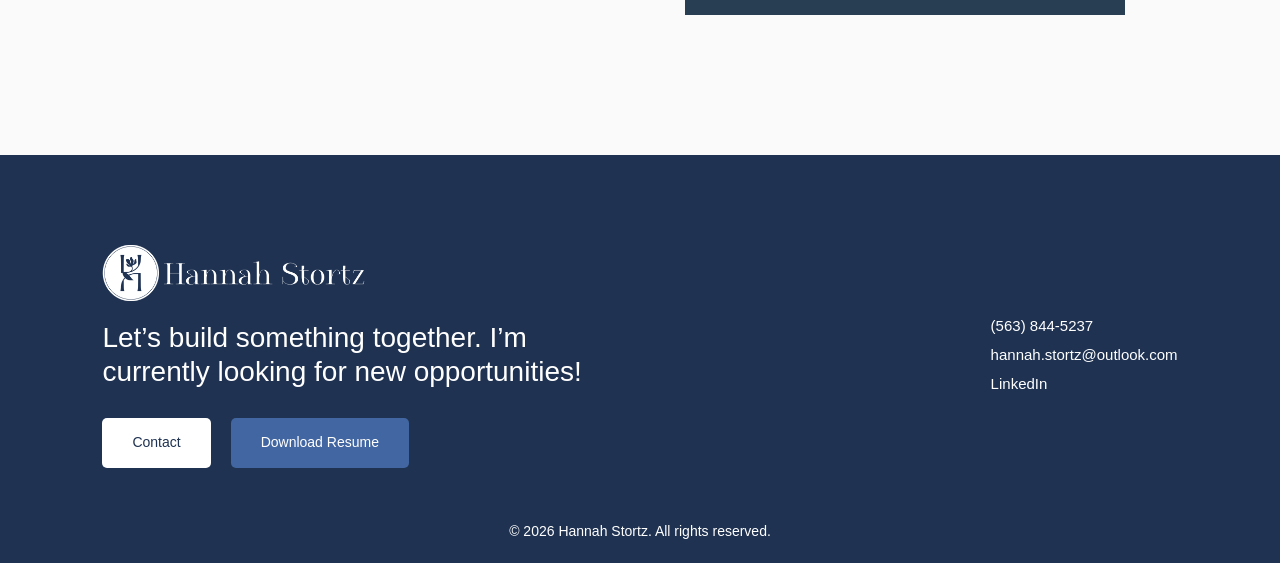
<file: parking-project.html>
<!DOCTYPE html>
<html lang="en">

<head>
  <meta charset="UTF-8">
  <meta name="viewport" content="width=device-width, initial-scale=1.0">
  <title>Ethnographic Parking Project | Hannah Stortz</title>
  <link rel="stylesheet" href="styles.css">
  <link rel="icon" type="image/png" href="images/favicon.png">
  <script src="script.js" defer></script>
</head>

<body>
  <header class="header">
    <a class="brand" href="index.html" aria-label="Hannah Stortz home">
      <img src="images/logo.png" alt="">
      <img src="images/hannah_stortz.svg" alt="Hannah Stortz">
    </a>
    <button class="menu-toggle" type="button" aria-label="Open navigation" aria-expanded="false"
      aria-controls="primary-nav">
      <span></span>
      <span></span>
      <span></span>
    </button>
    <nav id="primary-nav" aria-label="Primary navigation">
      <div class="work-dropdown">
        <a class="work-link work-toggle" href="index.html#work" aria-expanded="false" aria-controls="work-menu">
          Work
        </a>

        <div class="work-menu" id="work-menu" inert>
          <p>Web Design</p>
          <a href="greene-county-parks-and-trails.html">Greene County Parks &amp; Trails</a>
          <a href="emotional-microinteractions.html">Emotional Microinteractions</a>
          <a href="sunshine-cleaners.html">Sunshine Cleaners</a>
          <a href="flight-check-in.html">Flight Check-In Kiosk</a>
          <a href="lifebridge-church.html">LifeBridge Church</a>
          <a href="class-finder.html">Class Finder</a>

          <p>Graphic Design</p>
          <a href="ultimate-frisbee.html">Ultimate Frisbee Symbol</a>
          <a href="parking-project.html">Ethnographic Parking Project</a>
          <a href="social-justice.html">Social Justice Project</a>
        </div>
      </div>
      <a href="index.html#about">About</a>
      <a class="button" href="mailto:hannah.stortz@outlook.com">
        Contact
      </a>
    </nav>
  </header>

  <main class="case-study parking">
    <section class="case-hero">
      <img class="image-shadow" src="images/Ethnographic Poster.png" alt="Printed Parking Selection concept poster">

      <div>
        <h1>Ethnographic<br />Parking Project</h1>
      </div>
    </section>

    <section class="parking-row pale">
      <div>
        <h2>Project Overview</h2>

        <p>
          For this ethnographic group project, we considered the issue
          of on-campus parking at Cedarville University. Through
          interviews, a student survey, observations, and other research
          methods, we sought to understand the frustrations of both
          residential students and commuters and develop a solution
          based on their needs.
        </p>

        <h2>Design Challenge</h2>

        <p>
          Our research revealed that mindset, distance, and fairness
          were recurring issues. In our survey, 67% of students reported
          difficulty finding parking nearest to their dorm, and 72%
          believed parking spots were not fairly allocated across dorms.
          While some interviewees pointed to students’ expectations of
          close parking, we also found that students with clinicals or
          off-campus jobs had important reasons to need their cars
          nearby. The challenge was to address these different needs
          while making it clear where students could park.
        </p>
      </div>

      <img class="parking-photo" src="images/parking-lot.png" alt="Campus parking lot at sunset" loading="lazy">
    </section>

    <section class="parking-row parking-approach">
      <img src="images/presentation-slides.png"
        alt="Research slides summarizing the Resident Director interview and parking strategies used by theme parks"
        loading="lazy">

      <div>
        <h2>Approach</h2>

        <p>
          We began by interviewing students, a Resident Assistant, a
          Resident Director, and Campus Security to gain a range of
          perspectives. I interviewed the Resident Director, created
          the student survey, and developed a problem map to explore
          who, what, when, where, why, and how. Comparing parking spaces
          with the number of residents also helped us understand how
          uneven parking availability was across dorms.
        </p>

        <p>
          As a group, we used observations, experience diagrams,
          stakeholder mapping, and persona profiles to better
          understand students’ needs. We also considered how theme
          parks, airports, and tech campuses address parking before
          using round robin to generate potential solutions.
        </p>

        <button class="button" id="open-flow" type="button" aria-haspopup="dialog" aria-controls="flow-dialog">
          View the Problem Map
        </button>
      </div>
    </section>

    <section class="parking-row pale parking-outcome">
      <div>
        <h2>Outcome</h2>

        <p>
          Ultimately, we selected a system that would prioritize parking
          based on how frequently students need their cars, with
          upperclassmen choosing first among students with similar
          usage. We created a storyboard explaining how students would
          apply, receive a selection date, and choose a reserved spot
          on a campus map.
        </p>

        <p>
          I then designed the concept poster to explain the solution
          and the steps students would take. The proposed system aimed
          to clarify parking expectations, reduce the need for
          residential students to use commuter spaces, and reduce
          traffic from searching for open spots.
        </p>
      </div>

      <img src="images/parking-poster.png"
        alt="Parking Selection concept: complete a priority application, receive a selection date, and park in an assigned numbered spot"
        loading="lazy">
    </section>

    <dialog class="lightbox" id="flow-dialog" aria-label="Parking research problem map">
      <button class="lightbox-close" id="close-flow" type="button" aria-label="Close problem map" autofocus>
        <svg width="32" height="32" viewBox="0 0 24 24" fill="none" stroke="currentColor" stroke-width="2"
          stroke-linecap="round" aria-hidden="true">
          <path d="M6 6 18 18 M18 6 6 18" />
        </svg>
      </button>

      <img src="images/Problem_Map.png"
        alt="Problem map organizing campus parking research into who, what, when, where, why, and how" loading="lazy">
    </dialog>
  </main>

  <footer>
    <div class="footer-main">
      <div class="footer-pitch">
        <a href="index.html">
          <img src="images/full-logo.svg" alt="Hannah Stortz">
        </a>

        <p>
          Let’s build something together. I’m currently looking for
          new opportunities!
        </p>

        <div class="actions">
          <a class="button light" href="mailto:hannah.stortz@outlook.com">
            Contact
          </a>

          <a class="button" href="docs/Stortz_Hannah_Resume.pdf" download>
            Download Resume
          </a>
        </div>
      </div>

      <div class="contact-list">
        <a href="tel:+15638445237">(563) 844-5237</a>

        <a href="mailto:hannah.stortz@outlook.com">
          hannah.stortz@outlook.com
        </a>

        <a href="https://www.linkedin.com/in/hannahstortz/" target="_blank" rel="noopener noreferrer">
          LinkedIn
        </a>
      </div>
    </div>

    <small>© 2026 Hannah Stortz. All rights reserved.</small>
  </footer>
</body>

</html>
</file>
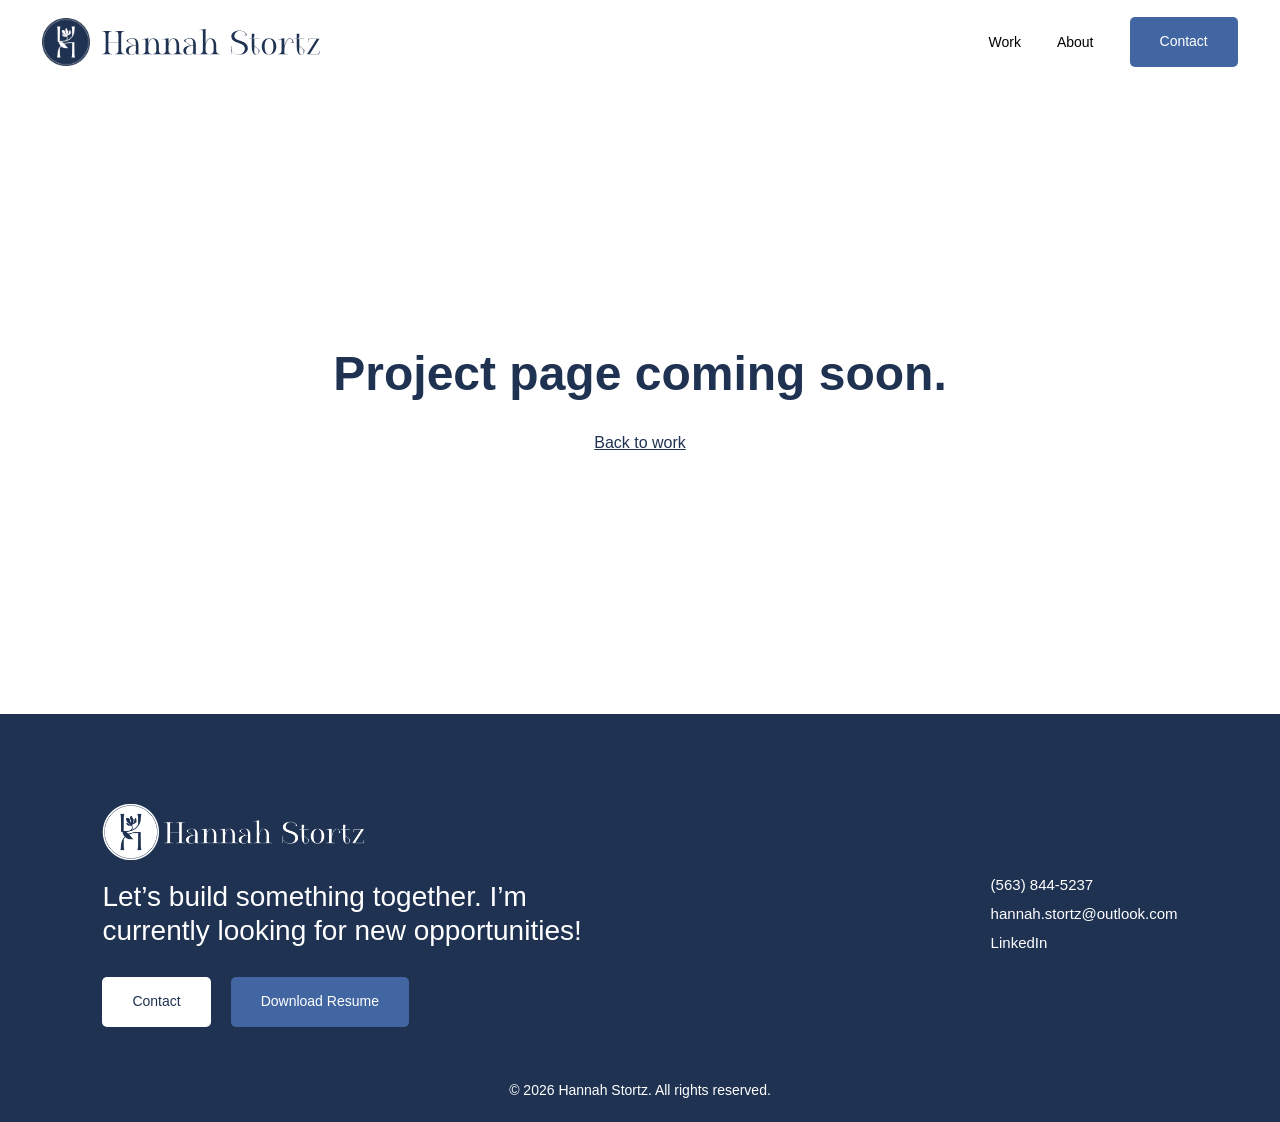
<file: project-page-coming.html>
<!DOCTYPE html>
<html lang="en">

<head>
  <meta charset="UTF-8">
  <meta name="viewport" content="width=device-width, initial-scale=1.0">
  <title>Project Page Coming Soon | Hannah Stortz</title>
  <link rel="stylesheet" href="styles.css">
  <link rel="icon" type="image/png" href="images/favicon.png">
  <script src="script.js" defer></script>
</head>

<body>
  <header class="header">
    <a class="brand" href="index.html" aria-label="Hannah Stortz home">
      <img src="images/logo.png" alt="">
      <img src="images/hannah_stortz.svg" alt="Hannah Stortz">
    </a>
    <button class="menu-toggle" type="button" aria-label="Open navigation" aria-expanded="false"
      aria-controls="primary-nav">
      <span></span>
      <span></span>
      <span></span>
    </button>
    <nav id="primary-nav" aria-label="Primary navigation">
      <div class="work-dropdown">
        <a class="work-link work-toggle" href="index.html#work" aria-expanded="false" aria-controls="work-menu">
          Work
        </a>

        <div class="work-menu" id="work-menu" inert>
          <p>Web Design</p>
          <a href="greene-county-parks-and-trails.html">Greene County Parks &amp; Trails</a>
          <a href="emotional-microinteractions.html">Emotional Microinteractions</a>
          <a href="sunshine-cleaners.html">Sunshine Cleaners</a>
          <a href="flight-check-in.html">Flight Check-In Kiosk</a>
          <a href="lifebridge-church.html">LifeBridge Church</a>
          <a href="class-finder.html">Class Finder</a>

          <p>Graphic Design</p>
          <a href="ultimate-frisbee.html">Ultimate Frisbee Symbol</a>
          <a href="parking-project.html">Ethnographic Parking Project</a>
          <a href="social-justice.html">Social Justice Project</a>
        </div>
      </div>
      <a href="index.html#about">About</a>
      <a class="button" href="mailto:hannah.stortz@outlook.com">
        Contact
      </a>
    </nav>
  </header>

  <main class="blank" id="coming-soon-page">
    <h1>Project page coming soon.</h1>
    <a href="index.html#work">Back to work</a>
  </main>

  <footer>
    <div class="footer-main">
      <div class="footer-pitch">
        <a href="index.html">
          <img src="images/full-logo.svg" alt="Hannah Stortz">
        </a>

        <p>
          Let’s build something together. I’m currently looking for
          new opportunities!
        </p>

        <div class="actions">
          <a class="button light" href="mailto:hannah.stortz@outlook.com">
            Contact
          </a>

          <a class="button" href="docs/Stortz_Hannah_Resume.pdf" download>
            Download Resume
          </a>
        </div>
      </div>

      <div class="contact-list">
        <a href="tel:+15638445237">(563) 844-5237</a>

        <a href="mailto:hannah.stortz@outlook.com">
          hannah.stortz@outlook.com
        </a>

        <a href="https://www.linkedin.com/in/hannahstortz/" target="_blank" rel="noopener noreferrer">
          LinkedIn
        </a>
      </div>
    </div>

    <small>© 2026 Hannah Stortz. All rights reserved.</small>
  </footer>
</body>

</html>
</file>
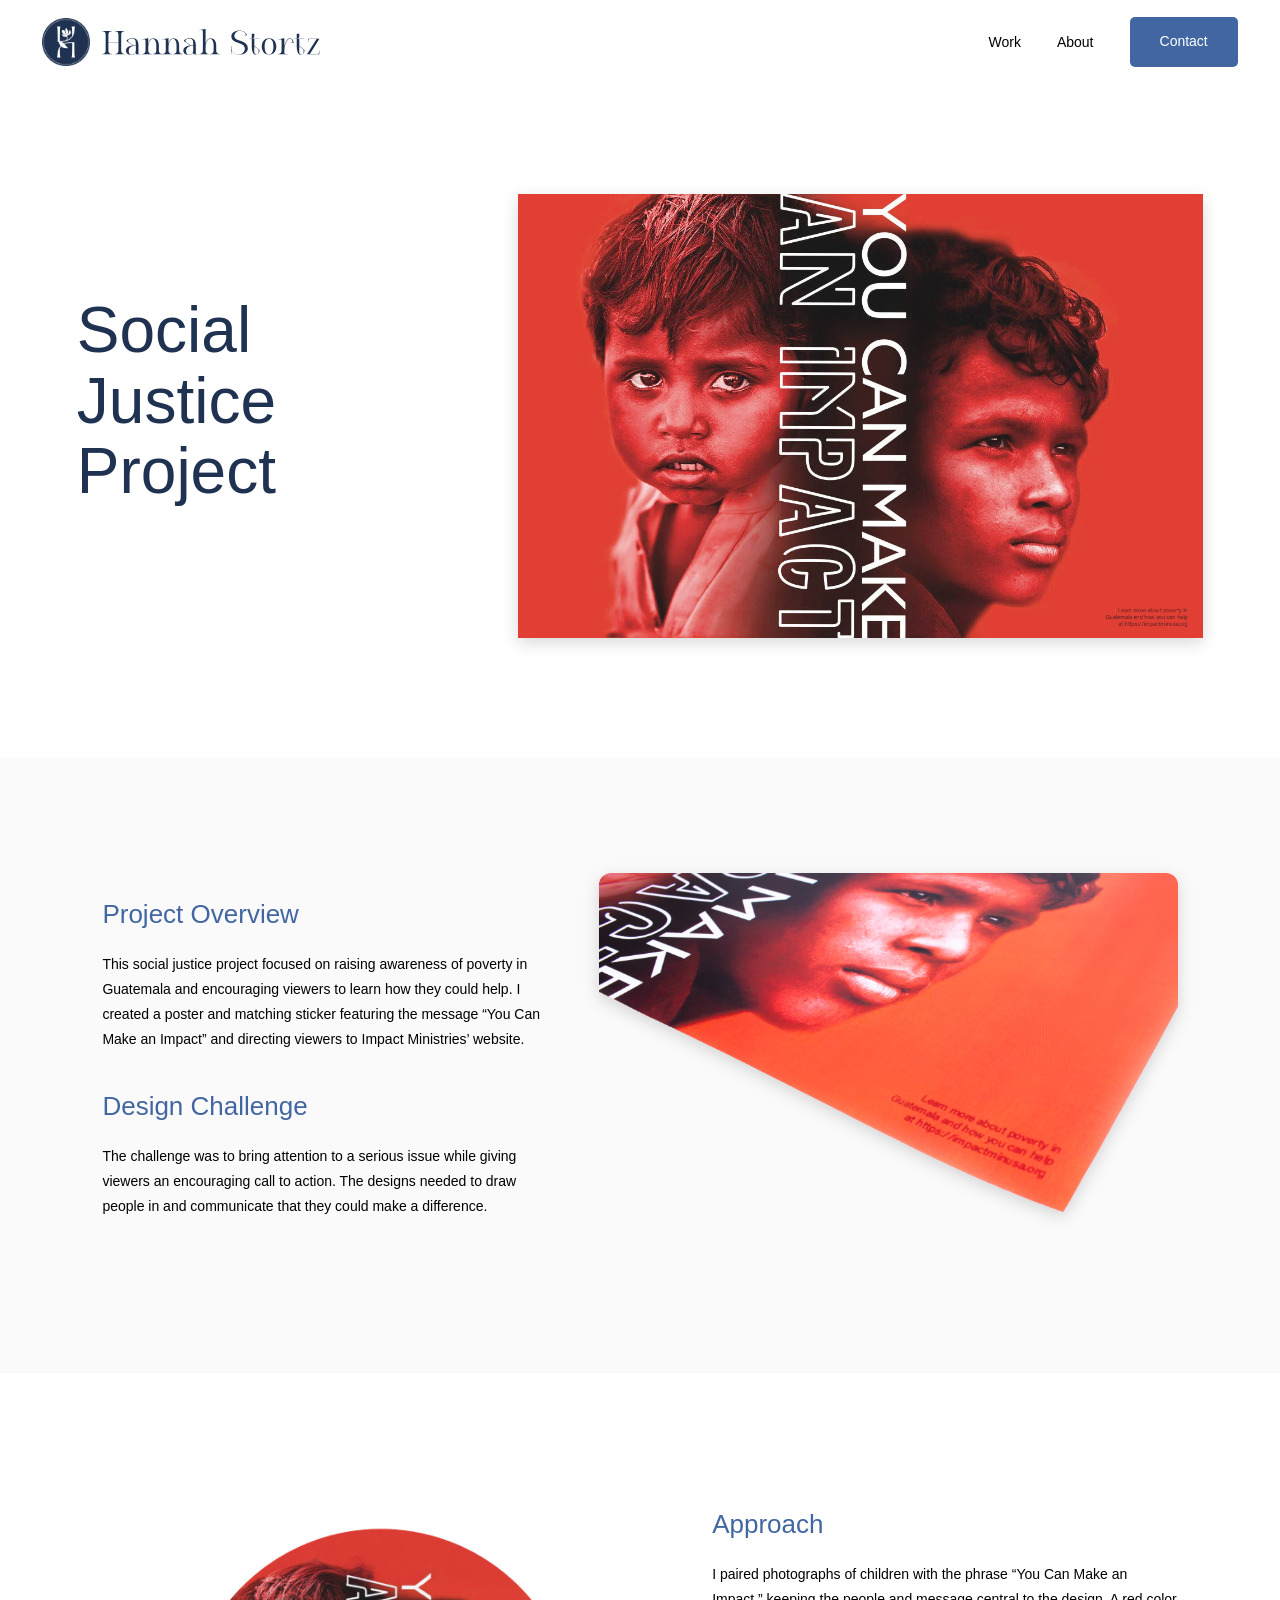
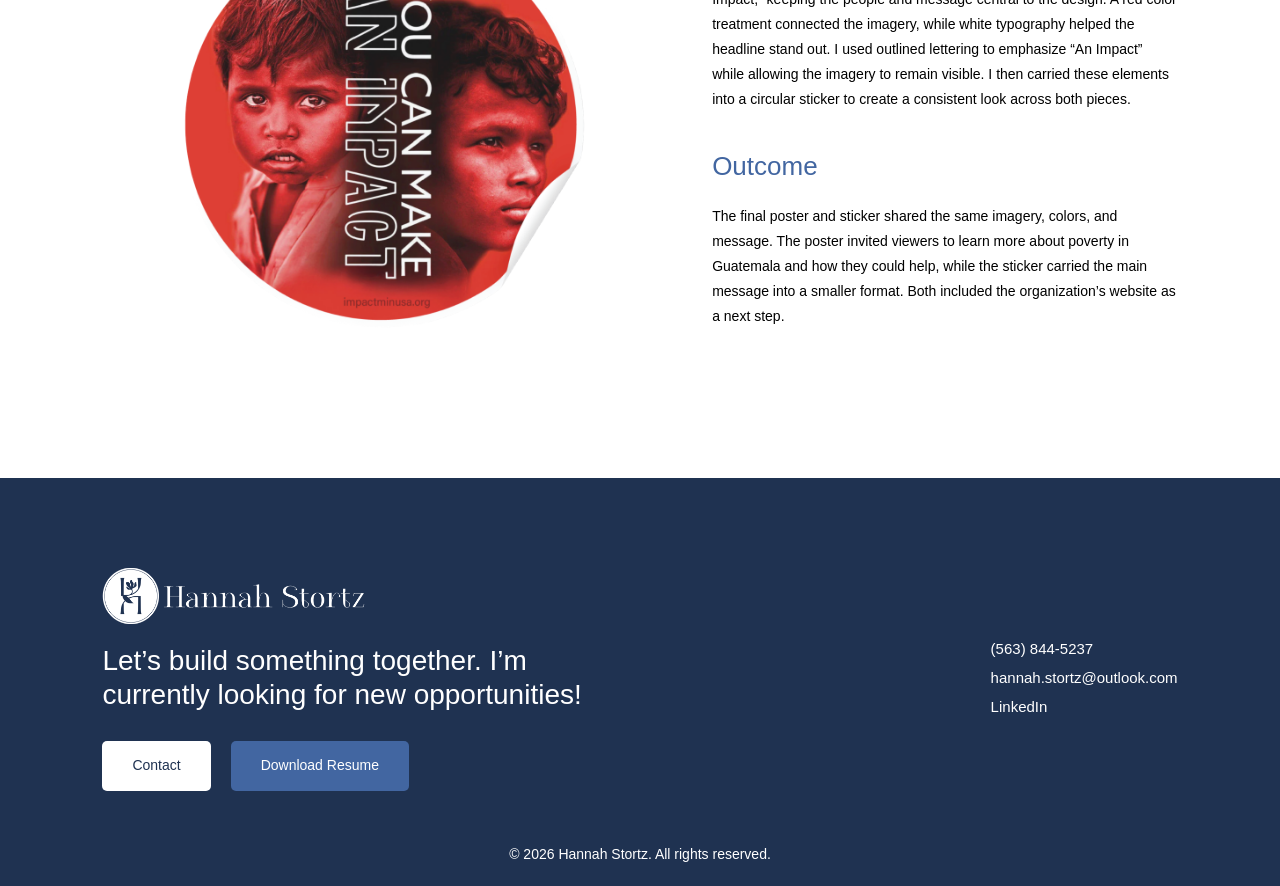
<file: social-justice.html>
<!DOCTYPE html>
<html lang="en">

<head>
  <meta charset="UTF-8">
  <meta name="viewport" content="width=device-width, initial-scale=1.0">
  <title>Social Justice Project | Hannah Stortz</title>
  <link rel="stylesheet" href="styles.css">
  <link rel="icon" type="image/png" href="images/favicon.png">
  <script src="script.js" defer></script>
</head>

<body>
  <header class="header">
    <a class="brand" href="index.html" aria-label="Hannah Stortz home">
      <img src="images/logo.png" alt="">
      <img src="images/hannah_stortz.svg" alt="Hannah Stortz">
    </a>
    <button class="menu-toggle" type="button" aria-label="Open navigation" aria-expanded="false"
      aria-controls="primary-nav">
      <span></span>
      <span></span>
      <span></span>
    </button>
    <nav id="primary-nav" aria-label="Primary navigation">
      <div class="work-dropdown">
        <a class="work-link work-toggle" href="index.html#work" aria-expanded="false" aria-controls="work-menu">
          Work
        </a>

        <div class="work-menu" id="work-menu" inert>
          <p>Web Design</p>
          <a href="greene-county-parks-and-trails.html">Greene County Parks &amp; Trails</a>
          <a href="emotional-microinteractions.html">Emotional Microinteractions</a>
          <a href="sunshine-cleaners.html">Sunshine Cleaners</a>
          <a href="flight-check-in.html">Flight Check-In Kiosk</a>
          <a href="lifebridge-church.html">LifeBridge Church</a>
          <a href="class-finder.html">Class Finder</a>

          <p>Graphic Design</p>
          <a href="ultimate-frisbee.html">Ultimate Frisbee Symbol</a>
          <a href="parking-project.html">Ethnographic Parking Project</a>
          <a href="social-justice.html">Social Justice Project</a>
        </div>
      </div>
      <a href="index.html#about">About</a>
      <a class="button" href="mailto:hannah.stortz@outlook.com">
        Contact
      </a>
    </nav>
  </header>

  <main class="case-study social-justice">
    <section class="case-hero">
      <div>
        <h1>Social Justice Project</h1>
      </div>

      <img class="image-shadow" src="images/social-justice-poster.png"
        alt="You Can Make an Impact poster featuring photographs of children with red coloring and white typography">
    </section>

    <section class="sj-row pale">
      <div>
        <h2>Project Overview</h2>

        <p>
          This social justice project focused on raising awareness of
          poverty in Guatemala and encouraging viewers to learn how they
          could help. I created a poster and matching sticker featuring
          the message “You Can Make an Impact” and directing viewers to
          Impact Ministries’ website.
        </p>

        <h2>Design Challenge</h2>

        <p>
          The challenge was to bring attention to a serious issue while
          giving viewers an encouraging call to action. The designs
          needed to draw people in and communicate that they could
          make a difference.
        </p>
      </div>

      <img class="image-shadow image-rounded" src="images/poster-closeup.png"
        alt="Close-up of the printed poster showing the outlined headline, photography, and website call to action"
        loading="lazy">
    </section>

    <section class="sj-row sj-sticker">
      <img src="images/sticker-mockup.png" alt="Circular You Can Make an Impact sticker with a peeled corner"
        loading="lazy">

      <div>
        <h2>Approach</h2>

        <p>
          I paired photographs of children with the phrase “You Can
          Make an Impact,” keeping the people and message central to
          the design. A red color treatment connected the imagery,
          while white typography helped the headline stand out. I
          used outlined lettering to emphasize “An Impact” while
          allowing the imagery to remain visible. I then carried
          these elements into a circular sticker to create a
          consistent look across both pieces.
        </p>

        <h2>Outcome</h2>

        <p>
          The final poster and sticker shared the same imagery,
          colors, and message. The poster invited viewers to learn
          more about poverty in Guatemala and how they could help,
          while the sticker carried the main message into a smaller
          format. Both included the organization’s website as a
          next step.
        </p>
      </div>
    </section>
  </main>

  <footer>
    <div class="footer-main">
      <div class="footer-pitch">
        <a href="index.html">
          <img src="images/full-logo.svg" alt="Hannah Stortz">
        </a>

        <p>
          Let’s build something together. I’m currently looking for
          new opportunities!
        </p>

        <div class="actions">
          <a class="button light" href="mailto:hannah.stortz@outlook.com">
            Contact
          </a>

          <a class="button" href="docs/Stortz_Hannah_Resume.pdf" download>
            Download Resume
          </a>
        </div>
      </div>

      <div class="contact-list">
        <a href="tel:+15638445237">(563) 844-5237</a>

        <a href="mailto:hannah.stortz@outlook.com">
          hannah.stortz@outlook.com
        </a>

        <a href="https://www.linkedin.com/in/hannahstortz/" target="_blank" rel="noopener noreferrer">
          LinkedIn
        </a>
      </div>
    </div>

    <small>© 2026 Hannah Stortz. All rights reserved.</small>
  </footer>
</body>

</html>
</file>
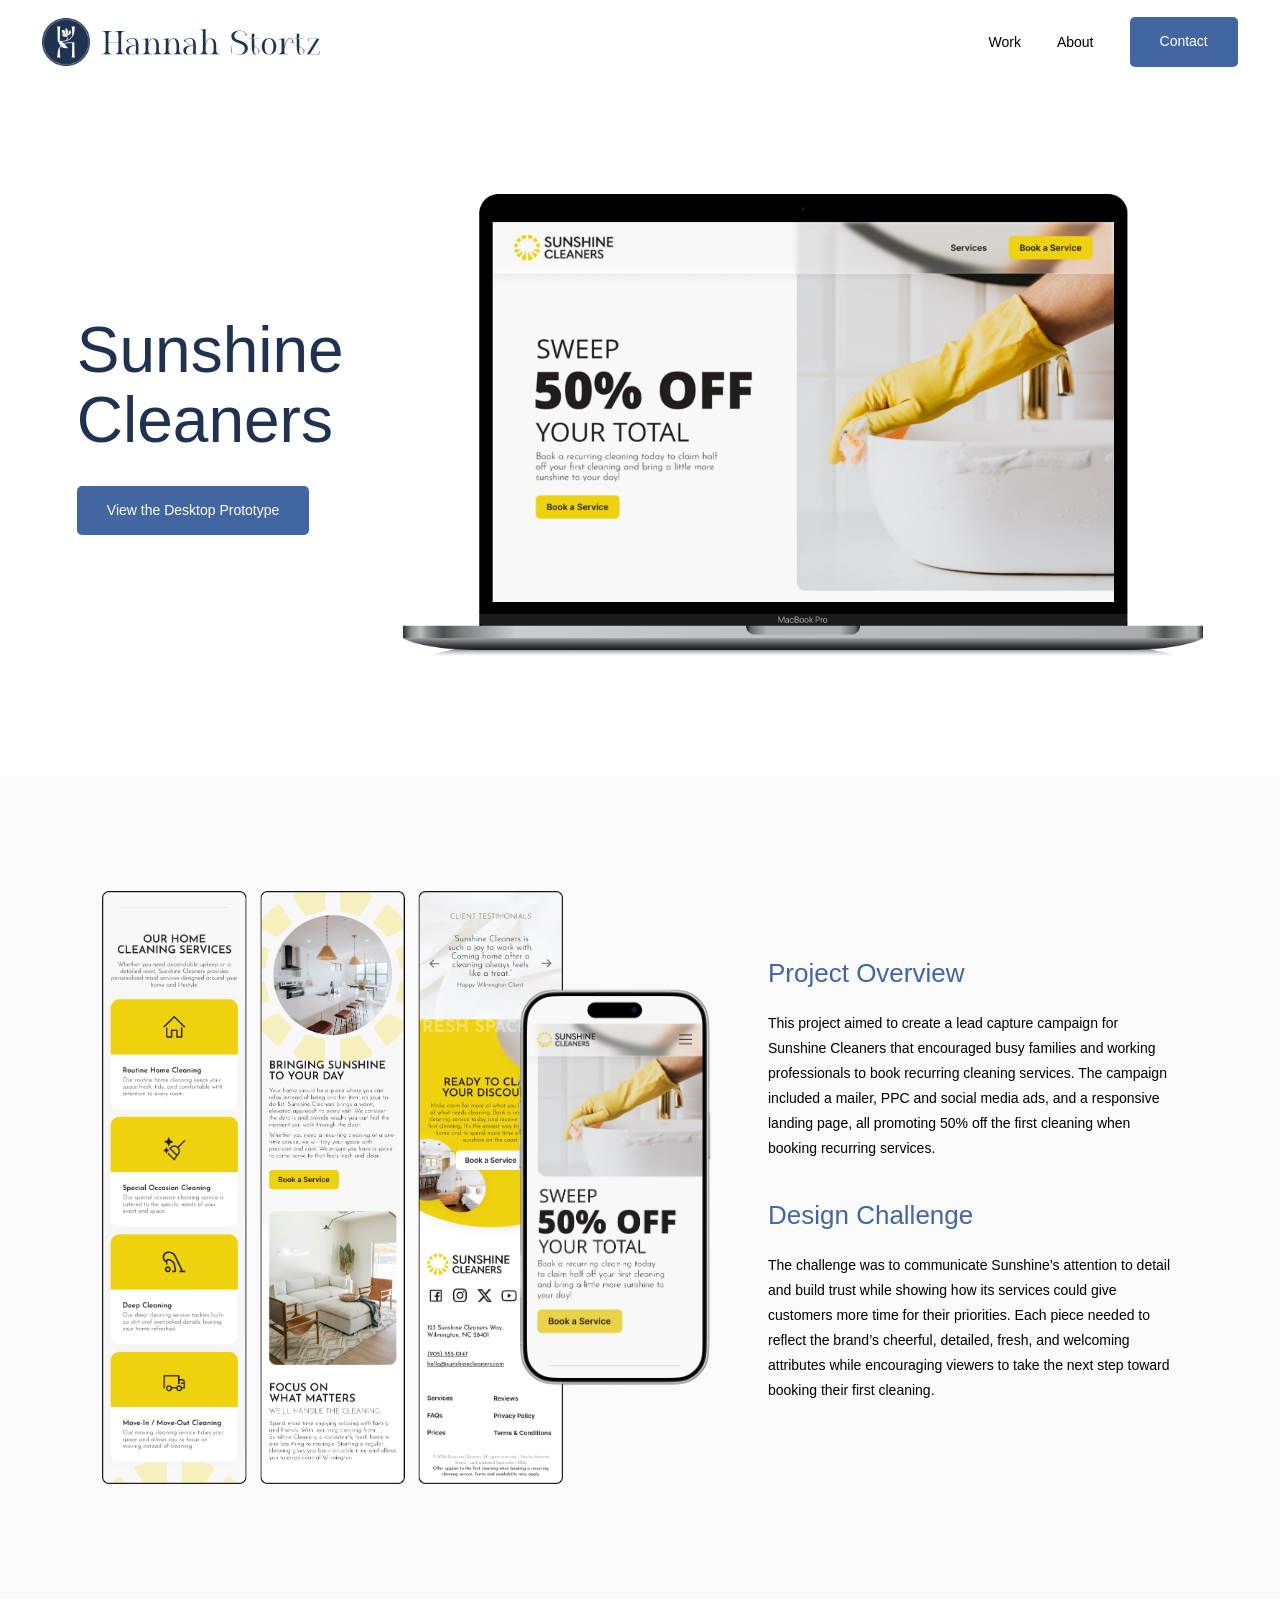
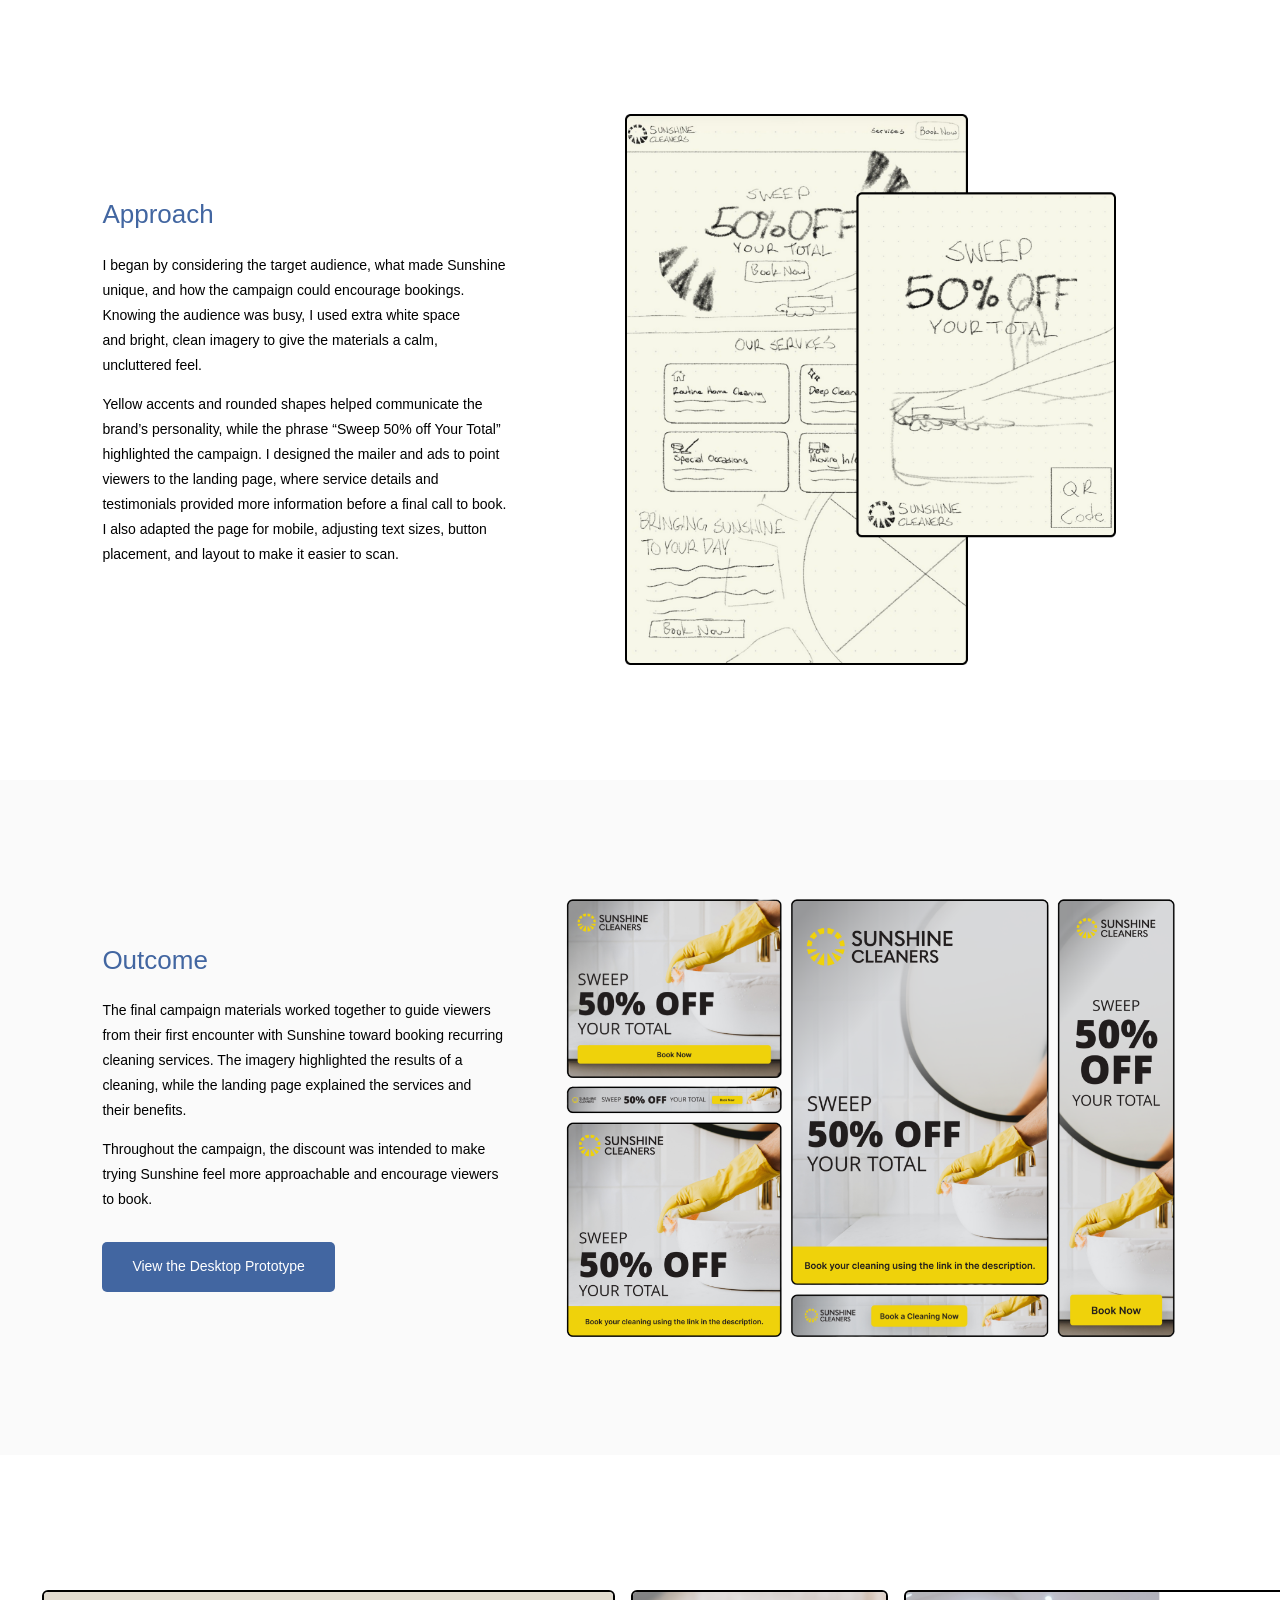
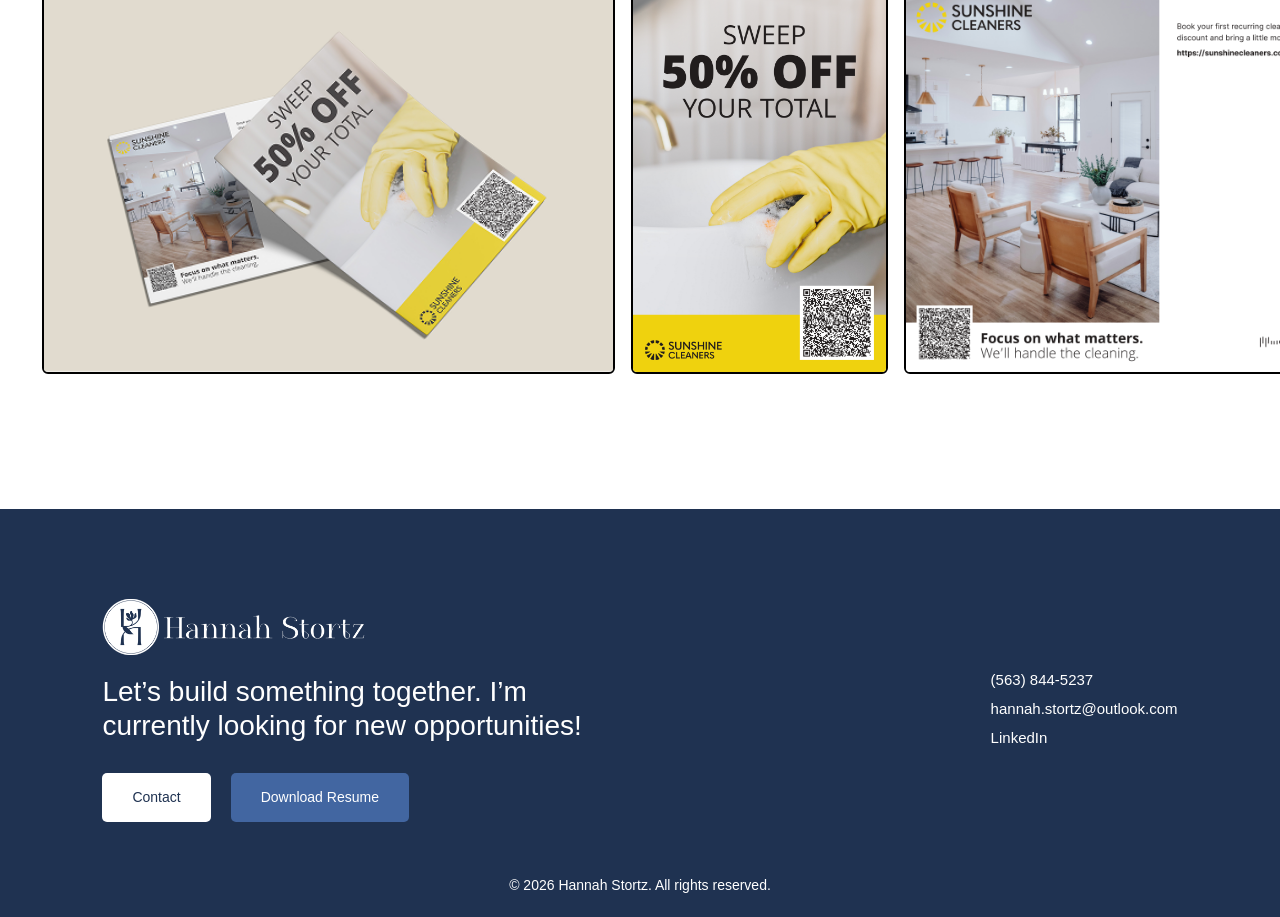
<file: sunshine-cleaners.html>
<!DOCTYPE html>
<html lang="en">

<head>
  <meta charset="UTF-8">
  <meta name="viewport" content="width=device-width, initial-scale=1.0">
  <title>Sunshine Cleaners | Hannah Stortz</title>
  <link rel="stylesheet" href="styles.css">
  <link rel="icon" type="image/png" href="images/favicon.png">
  <script src="script.js" defer></script>
</head>

<body>
  <header class="header">
    <a class="brand" href="index.html" aria-label="Hannah Stortz home">
      <img src="images/logo.png" alt="">
      <img src="images/hannah_stortz.svg" alt="Hannah Stortz">
    </a>
    <button class="menu-toggle" type="button" aria-label="Open navigation" aria-expanded="false"
      aria-controls="primary-nav">
      <span></span>
      <span></span>
      <span></span>
    </button>
    <nav id="primary-nav" aria-label="Primary navigation">
      <div class="work-dropdown">
        <a class="work-link work-toggle" href="index.html#work" aria-expanded="false" aria-controls="work-menu">
          Work
        </a>

        <div class="work-menu" id="work-menu" inert>
          <p>Web Design</p>
          <a href="greene-county-parks-and-trails.html">Greene County Parks &amp; Trails</a>
          <a href="emotional-microinteractions.html">Emotional Microinteractions</a>
          <a href="sunshine-cleaners.html">Sunshine Cleaners</a>
          <a href="flight-check-in.html">Flight Check-In Kiosk</a>
          <a href="lifebridge-church.html">LifeBridge Church</a>
          <a href="class-finder.html">Class Finder</a>

          <p>Graphic Design</p>
          <a href="ultimate-frisbee.html">Ultimate Frisbee Symbol</a>
          <a href="parking-project.html">Ethnographic Parking Project</a>
          <a href="social-justice.html">Social Justice Project</a>
        </div>
      </div>
      <a href="index.html#about">About</a>
      <a class="button" href="mailto:hannah.stortz@outlook.com">
        Contact
      </a>
    </nav>
  </header>

  <main class="case-study sunshine">
    <section class="case-hero">
      <div>
        <h1>Sunshine Cleaners</h1>

        <a class="button"
          href="https://www.figma.com/proto/E3AxqrFAYEvQMCuyb2jTTZ/Sunshine-Cleaners---Designing-for-CRO---Lead-Capture?node-id=1-5845&amp;viewport=364%2C251%2C0.18&amp;t=wiSMVgy83UeFrZcS-1&amp;scaling=scale-down&amp;content-scaling=fixed&amp;page-id=1%3A2"
          target="_blank" rel="noopener noreferrer">
          View the Desktop Prototype
        </a>
      </div>

      <img src="images/MacBook Pro 13.png"
        alt="Sunshine Cleaners desktop landing page promoting half off the first recurring cleaning">
    </section>

    <section class="overview pale">
      <div class="sunshine-mobile">
        <img src="images/Mobile_Landing_Page.png"
          alt="Mobile landing page sections showing cleaning services, testimonials, and booking opportunities"
          loading="lazy">

        <img src="images/Mobile_Mockup.png"
          alt="Sunshine Cleaners mobile hero with the discount and Book a Service button" loading="lazy">
      </div>

      <div>
        <h2>Project Overview</h2>

        <p>
          This project aimed to create a lead capture campaign for
          Sunshine Cleaners that encouraged busy families and working
          professionals to book recurring cleaning services. The campaign
          included a mailer, PPC and social media ads, and a responsive
          landing page, all promoting 50% off the first cleaning when
          booking recurring services.
        </p>

        <h2>Design Challenge</h2>

        <p>
          The challenge was to communicate Sunshine’s attention to detail
          and build trust while showing how its services could give
          customers more time for their priorities. Each piece needed to
          reflect the brand’s cheerful, detailed, fresh, and welcoming
          attributes while encouraging viewers to take the next step
          toward booking their first cleaning.
        </p>
      </div>
    </section>

    <section class="approach">
      <div>
        <h2>Approach</h2>

        <p>
          I began by considering the target audience, what made Sunshine
          unique, and how the campaign could encourage bookings. Knowing
          the audience was busy, I used extra white space and bright,
          clean imagery to give the materials a calm, uncluttered feel.
        </p>

        <p>
          Yellow accents and rounded shapes helped communicate the
          brand’s personality, while the phrase “Sweep 50% off Your Total”
          highlighted the campaign. I designed the mailer and ads to point
          viewers to the landing page, where service details and
          testimonials provided more information before a final call to
          book. I also adapted the page for mobile, adjusting text sizes,
          button placement, and layout to make it easier to scan.
        </p>
      </div>

      <div class="sunshine-sketches">
        <img src="images/Sunshine_Cleaners_Sketches.png"
          alt="Early sketches exploring the landing page and promotional mailer layouts" loading="lazy">
      </div>
    </section>

    <section class="outcome pale">
      <div>
        <h2>Outcome</h2>

        <p>
          The final campaign materials worked together to guide viewers
          from their first encounter with Sunshine toward booking
          recurring cleaning services. The imagery highlighted the
          results of a cleaning, while the landing page explained the
          services and their benefits.
        </p>

        <p>
          Throughout the campaign, the discount was intended to make
          trying Sunshine feel more approachable and encourage viewers
          to book.
        </p>

        <a class="button"
          href="https://www.figma.com/proto/E3AxqrFAYEvQMCuyb2jTTZ/Sunshine-Cleaners---Designing-for-CRO---Lead-Capture?node-id=1-5845&amp;viewport=364%2C251%2C0.18&amp;t=wiSMVgy83UeFrZcS-1&amp;scaling=scale-down&amp;content-scaling=fixed&amp;page-id=1%3A2"
          target="_blank" rel="noopener noreferrer">
          View the Desktop Prototype
        </a>
      </div>

      <img src="images/PPC_and_Social_Ads.png"
        alt="Coordinated Sunshine Cleaners ads in square, horizontal, and vertical formats" loading="lazy">
    </section>

    <section class="gallery" aria-label="Campaign mailer designs">
      <div class="gallery-track" tabindex="0" role="region"
        aria-label="Scroll horizontally to explore the mailer mockup, front, and back">
        <img src="images/Mailer_Mockup.png" alt="Printed Sunshine Cleaners mailer showing both sides" loading="lazy">

        <img src="images/Front.png" alt="Mailer front featuring the half-off offer, cleaning imagery, and a QR code"
          loading="lazy">

        <img src="images/Back.png"
          alt="Mailer back featuring a bright living space, campaign information, and mailing area" loading="lazy">
      </div>
    </section>
  </main>

  <footer>
    <div class="footer-main">
      <div class="footer-pitch">
        <a href="index.html">
          <img src="images/full-logo.svg" alt="Hannah Stortz">
        </a>

        <p>
          Let’s build something together. I’m currently looking for
          new opportunities!
        </p>

        <div class="actions">
          <a class="button light" href="mailto:hannah.stortz@outlook.com">
            Contact
          </a>

          <a class="button" href="docs/Stortz_Hannah_Resume.pdf" download>
            Download Resume
          </a>
        </div>
      </div>

      <div class="contact-list">
        <a href="tel:+15638445237">(563) 844-5237</a>

        <a href="mailto:hannah.stortz@outlook.com">
          hannah.stortz@outlook.com
        </a>

        <a href="https://www.linkedin.com/in/hannahstortz/" target="_blank" rel="noopener noreferrer">
          LinkedIn
        </a>
      </div>
    </div>

    <small>© 2026 Hannah Stortz. All rights reserved.</small>
  </footer>
</body>

</html>
</file>
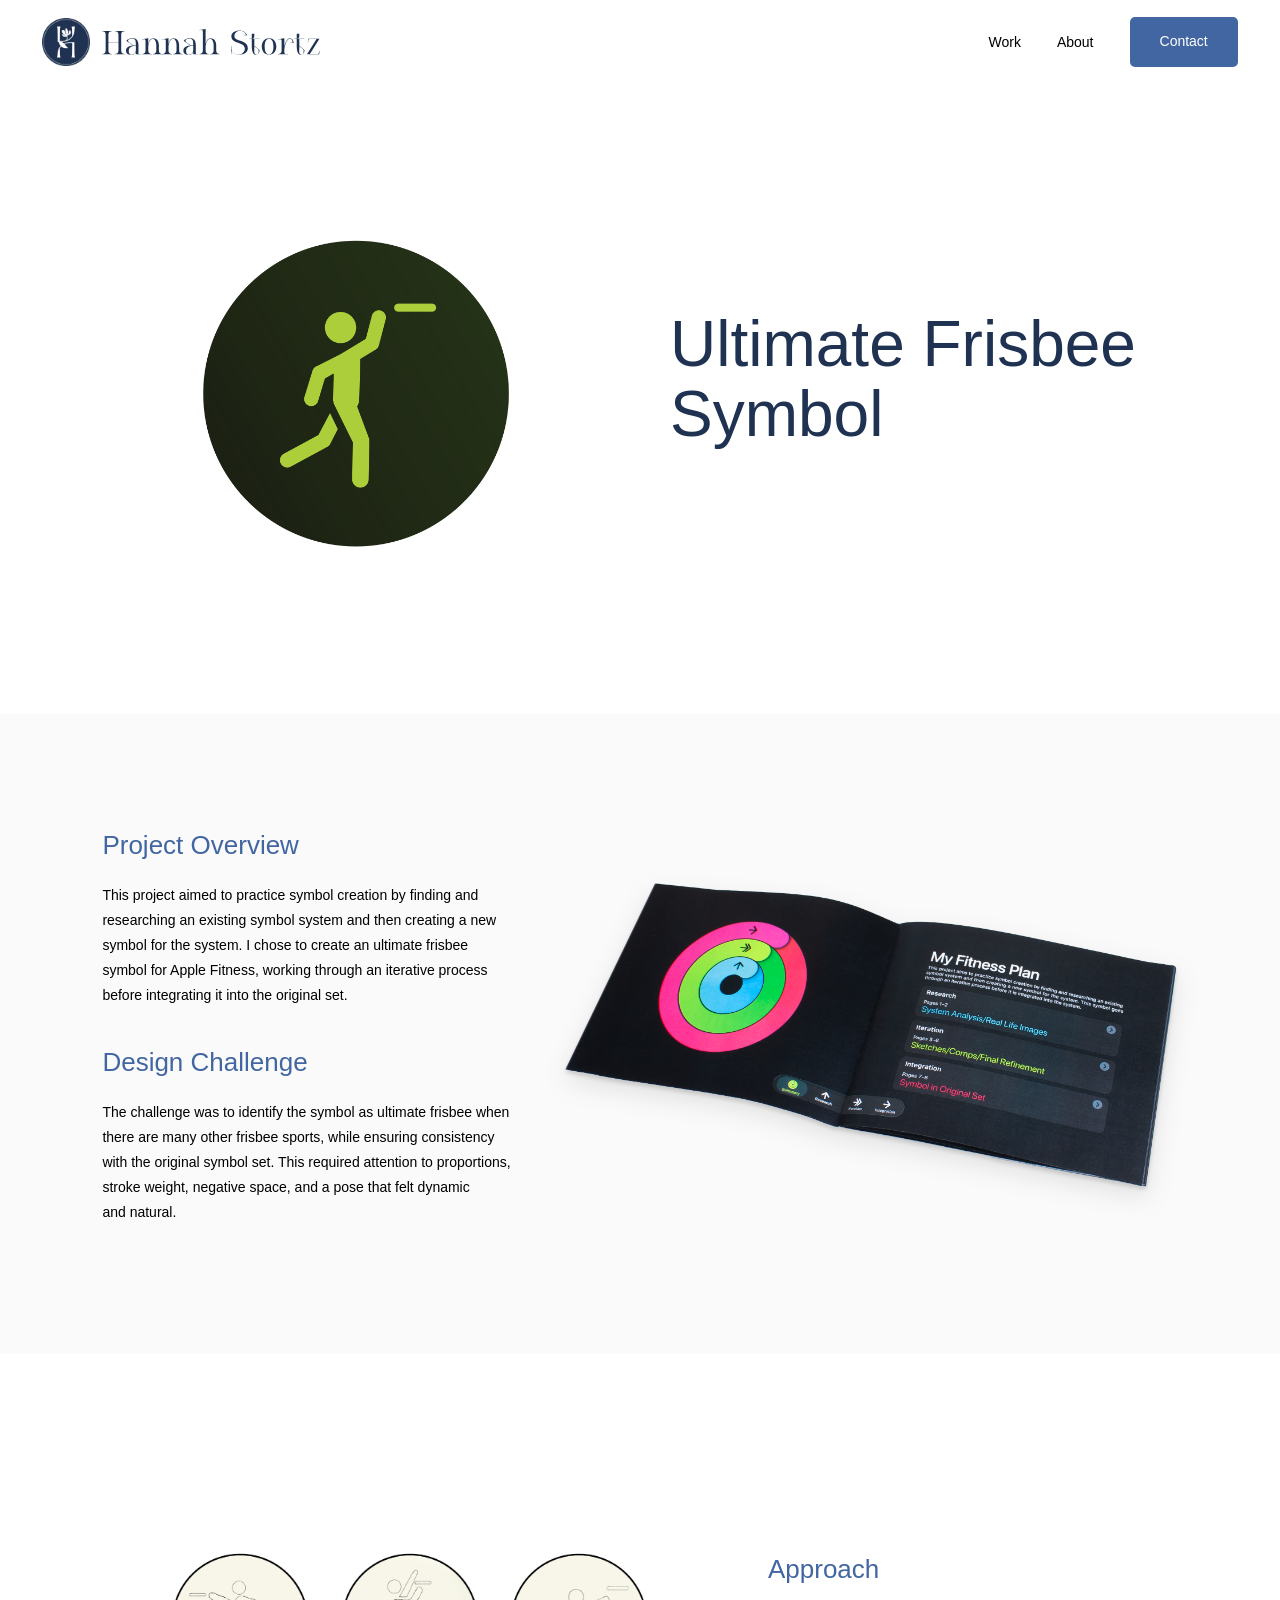
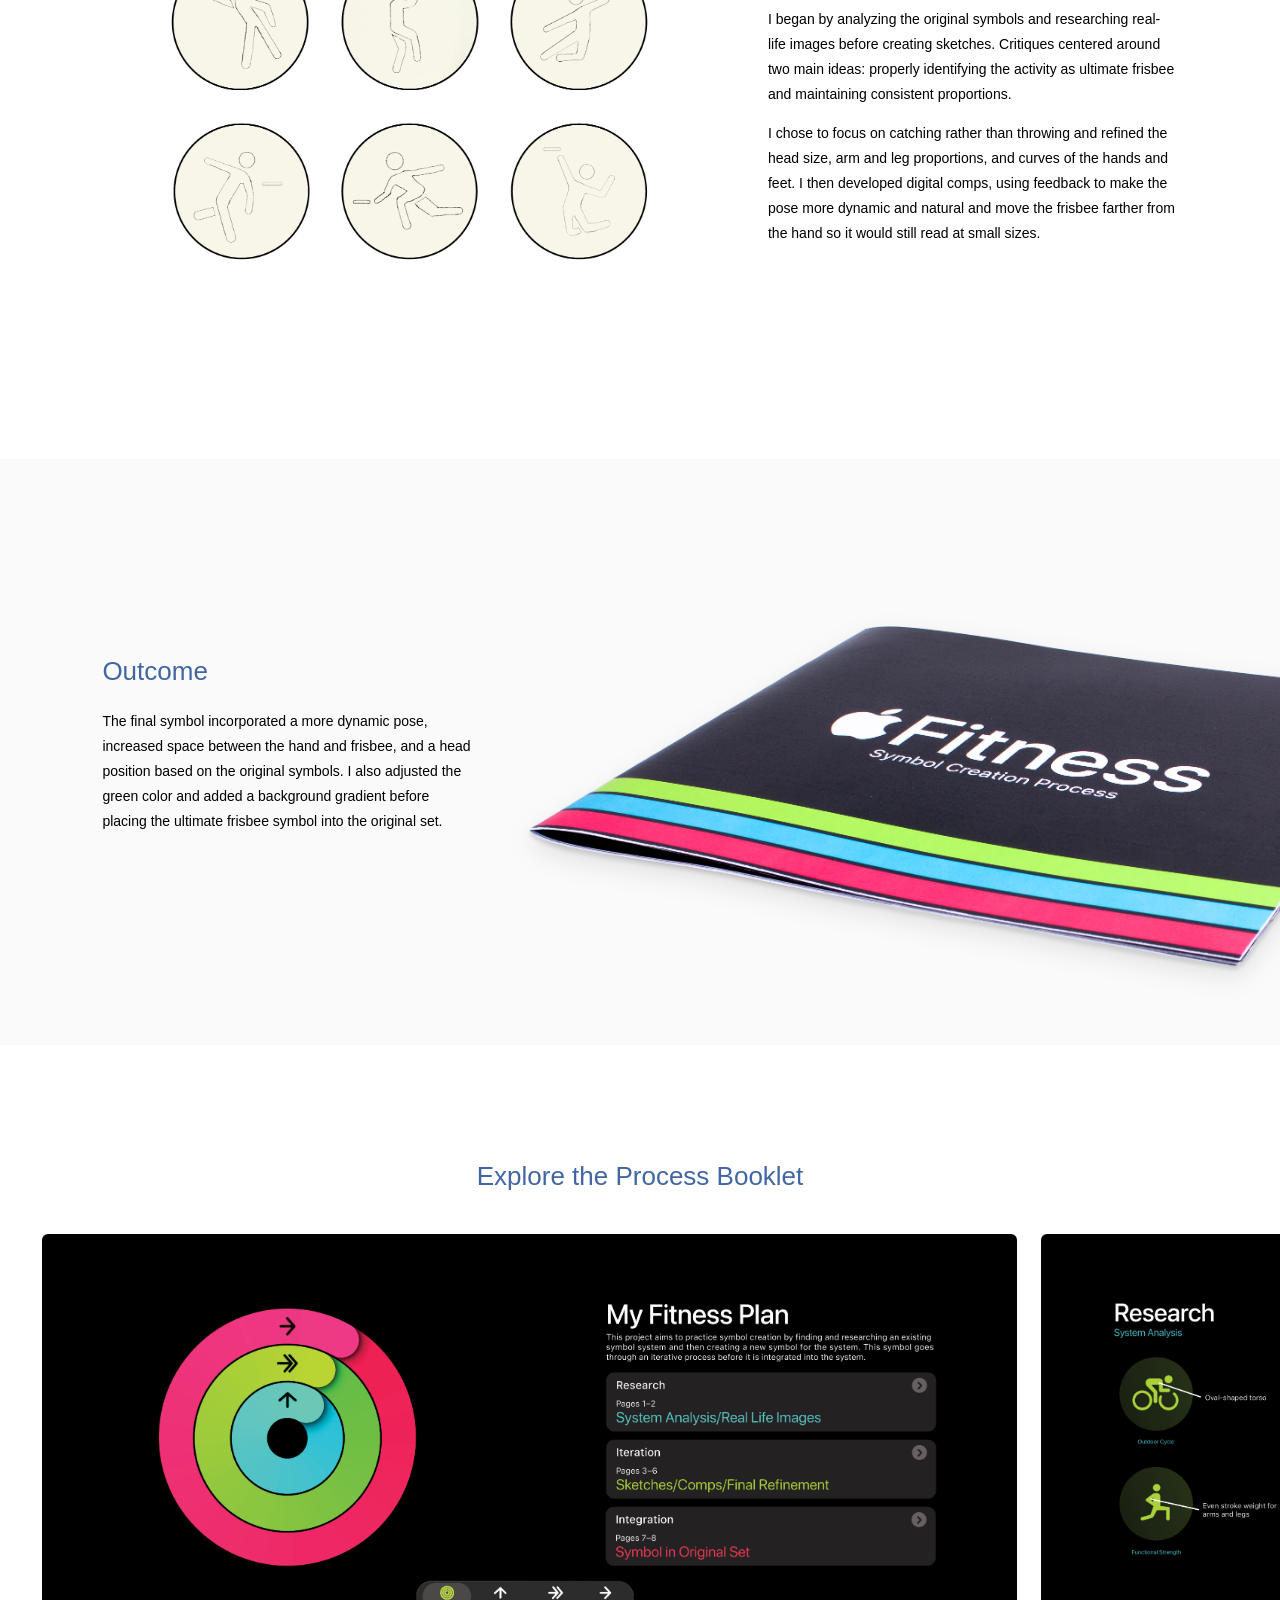
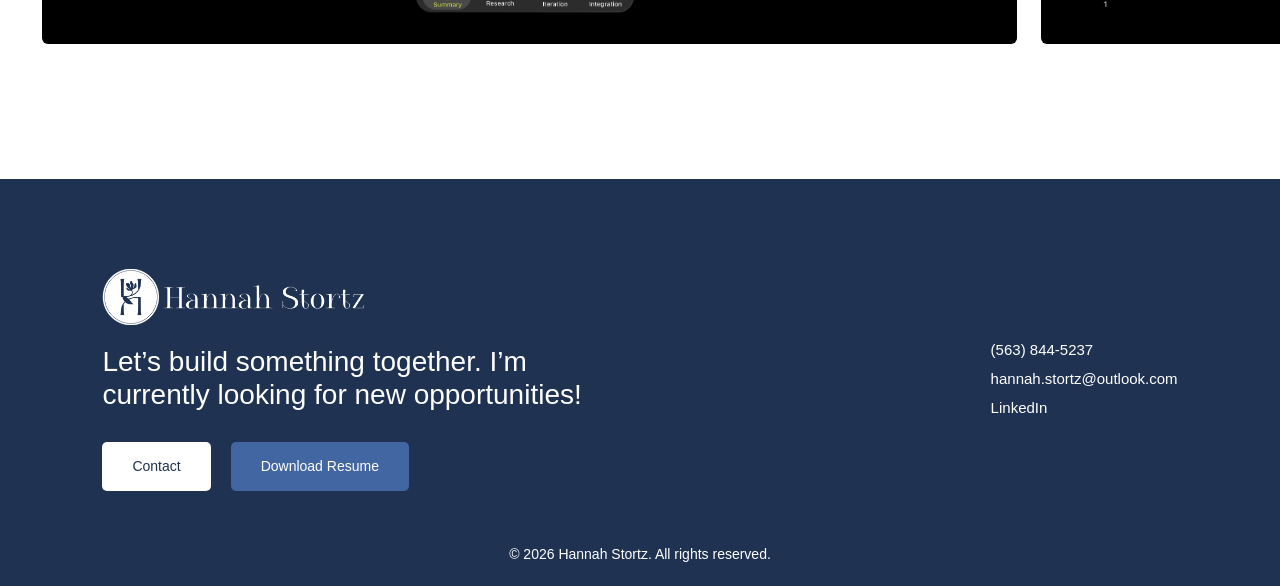
<file: ultimate-frisbee.html>
<!DOCTYPE html>
<html lang="en">

<head>
  <meta charset="UTF-8">
  <meta name="viewport" content="width=device-width, initial-scale=1.0">
  <title>Ultimate Frisbee Symbol | Hannah Stortz</title>
  <link rel="stylesheet" href="styles.css">
  <link rel="icon" type="image/png" href="images/favicon.png">
  <script src="script.js" defer></script>
</head>

<body>
  <header class="header">
    <a class="brand" href="index.html" aria-label="Hannah Stortz home">
      <img src="images/logo.png" alt="">
      <img src="images/hannah_stortz.svg" alt="Hannah Stortz">
    </a>
    <button class="menu-toggle" type="button" aria-label="Open navigation" aria-expanded="false"
      aria-controls="primary-nav">
      <span></span>
      <span></span>
      <span></span>
    </button>
    <nav id="primary-nav" aria-label="Primary navigation">
      <div class="work-dropdown">
        <a class="work-link work-toggle" href="index.html#work" aria-expanded="false" aria-controls="work-menu">
          Work
        </a>

        <div class="work-menu" id="work-menu" inert>
          <p>Web Design</p>
          <a href="greene-county-parks-and-trails.html">Greene County Parks &amp; Trails</a>
          <a href="emotional-microinteractions.html">Emotional Microinteractions</a>
          <a href="sunshine-cleaners.html">Sunshine Cleaners</a>
          <a href="flight-check-in.html">Flight Check-In Kiosk</a>
          <a href="lifebridge-church.html">LifeBridge Church</a>
          <a href="class-finder.html">Class Finder</a>

          <p>Graphic Design</p>
          <a href="ultimate-frisbee.html">Ultimate Frisbee Symbol</a>
          <a href="parking-project.html">Ethnographic Parking Project</a>
          <a href="social-justice.html">Social Justice Project</a>
        </div>
      </div>
      <a href="index.html#about">About</a>
      <a class="button" href="mailto:hannah.stortz@outlook.com">
        Contact
      </a>
    </nav>
  </header>

  <main class="case-study frisbee">
    <section class="case-hero">
      <img src="images/Ultimate_Symbol.png" alt="Ultimate Frisbee symbol showing a person reaching to catch a disc">

      <div>
        <h1>Ultimate Frisbee Symbol</h1>
      </div>
    </section>

    <section class="uf-row pale">
      <div>
        <h2>Project Overview</h2>

        <p>
          This project aimed to practice symbol creation by finding
          and researching an existing symbol system and then creating
          a new symbol for the system. I chose to create an ultimate
          frisbee symbol for Apple Fitness, working through an
          iterative process before integrating it into the original set.
        </p>

        <h2>Design Challenge</h2>

        <p>
          The challenge was to identify the symbol as ultimate frisbee
          when there are many other frisbee sports, while ensuring
          consistency with the original symbol set. This required
          attention to proportions, stroke weight, negative space,
          and a pose that felt dynamic and natural.
        </p>
      </div>

      <img class="book-shadow" src="images/Symbol Process Booklet - Summary Page.png"
        alt="Open process booklet introducing the research, iteration, and integration stages" loading="lazy">
    </section>

    <section class="uf-row uf-approach">
      <img src="images/Symbol_Sketches.png" alt="Six sketches exploring different throwing and catching poses"
        loading="lazy">

      <div>
        <h2>Approach</h2>

        <p>
          I began by analyzing the original symbols and researching
          real-life images before creating sketches. Critiques
          centered around two main ideas: properly identifying the
          activity as ultimate frisbee and maintaining consistent
          proportions.
        </p>

        <p>
          I chose to focus on catching rather than throwing and
          refined the head size, arm and leg proportions, and curves
          of the hands and feet. I then developed digital comps,
          using feedback to make the pose more dynamic and natural
          and move the frisbee farther from the hand so it would
          still read at small sizes.
        </p>
      </div>
    </section>

    <section class="uf-row pale uf-outcome">
      <div>
        <h2>Outcome</h2>

        <p>
          The final symbol incorporated a more dynamic pose,
          increased space between the hand and frisbee, and a head
          position based on the original symbols. I also adjusted
          the green color and added a background gradient before
          placing the ultimate frisbee symbol into the original set.
        </p>
      </div>

      <img class="book-shadow" src="images/Symbol_Process_Booklet_Cover.png"
        alt="Printed Apple Fitness symbol creation process booklet" loading="lazy">
    </section>

    <section class="gallery">
      <h2>Explore the Process Booklet</h2>

      <div class="gallery-track" tabindex="0" role="region"
        aria-label="Scroll horizontally to explore the symbol process booklet">
        <img src="images/overview.png" alt="Booklet overview introducing research, iteration, and integration"
          loading="lazy">

        <img src="images/research.png" alt="Analysis of the existing symbols’ proportions, stroke weights, and movement"
          loading="lazy">

        <img src="images/iteration-sketches.png" alt="Initial symbol sketches with critique notes" loading="lazy">

        <img src="images/iteration-roughs.png" alt="Digital symbol variations and annotated final refinements"
          loading="lazy">

        <img src="images/integration.png"
          alt="Final Ultimate Frisbee symbol integrated into the existing activity symbol set" loading="lazy">
      </div>
    </section>
  </main>

  <footer>
    <div class="footer-main">
      <div class="footer-pitch">
        <a href="index.html">
          <img src="images/full-logo.svg" alt="Hannah Stortz">
        </a>

        <p>
          Let’s build something together. I’m currently looking for
          new opportunities!
        </p>

        <div class="actions">
          <a class="button light" href="mailto:hannah.stortz@outlook.com">
            Contact
          </a>

          <a class="button" href="docs/Stortz_Hannah_Resume.pdf" download>
            Download Resume
          </a>
        </div>
      </div>

      <div class="contact-list">
        <a href="tel:+15638445237">(563) 844-5237</a>

        <a href="mailto:hannah.stortz@outlook.com">
          hannah.stortz@outlook.com
        </a>

        <a href="https://www.linkedin.com/in/hannahstortz/" target="_blank" rel="noopener noreferrer">
          LinkedIn
        </a>
      </div>
    </div>

    <small>© 2026 Hannah Stortz. All rights reserved.</small>
  </footer>
</body>

</html>
</file>
<file: styles.css>
/* -- FONT + DESIGN VARIABLES ---------------------------*/

@font-face {
  font-family: "Commissioner";
  src: url("https://static.figma.com/font/Commissioner_FLAR_VOLM_slnt_wght__1") format("woff2");
  font-style: normal;
  font-weight: 100 900;
  font-display: swap;
}

:root {
  --light-blue: #a9c4ef;
  --blue: #4266a1;
  --navy: #1f3251;
  --pale: #fafafa;

  --page-gutter: clamp(30px, 8vw, 130px);
  --section-space: 115px;
  --section-gap: clamp(32px, 4vw, 60px);
  --image-radius: 12px;
  --image-border: 3px solid #000;

  --shadow-soft: drop-shadow(0 5px 8px rgb(0 0 0 / 15%));
  --shadow-book:
    drop-shadow(0 3px 2px rgb(0 0 0 / 15%)) drop-shadow(0 10px 12px rgb(0 0 0 / 10%));

  color: #000;
  background: #fff;
  font-family: "Commissioner", sans-serif;
  font-variation-settings: "FLAR" 0, "VOLM" 0;
  scroll-behavior: smooth;
}


/* -- BASE ---------------------------*/

*,
*::before,
*::after {
  box-sizing: border-box;
}

body {
  margin: 0;
}

[hidden] {
  display: none !important;
}

a {
  color: inherit;
  text-decoration: none;
}

button,
input {
  font: inherit;
}

img {
  display: block;
  max-width: 100%;
  height: auto;
}

h1,
h2,
p {
  margin-top: 0;
}

.pale {
  background: var(--pale);
}


/* -- BUTTONS + IMAGE UTILITIES --------------------------- */

.button {
  display: inline-flex;
  align-items: center;
  justify-content: center;
  padding: 15px 30px;
  border: 0;
  border-radius: 5px;
  background: var(--blue);
  color: #fff;
  font-size: 14px;
  font-weight: 500;
  line-height: 1.4;
  text-align: center;
  cursor: pointer;
  transition:
    background-color 0.2s ease,
    color 0.2s ease;
}

.button:hover {
  background: var(--navy);
}

.button.light {
  background: #fff;
  color: var(--navy);
}

.button.light:hover {
  background: #e5eaf2;
}

.button-pale {
  background: var(--light-blue);
  color: var(--navy);
}

.button-pale:hover {
  background: var(--blue);
  color: #fff;
}

.prototype-actions,
.actions {
  display: flex;
  flex-wrap: wrap;
  gap: 16px;
}

.image-shadow {
  filter: var(--shadow-soft);
}

.book-shadow {
  filter: var(--shadow-book);
}

.image-rounded {
  border-radius: var(--image-radius);
}


/* -- HEADER + DESKTOP NAVIGATION ---------------------------*/

.header {
  position: sticky;
  top: 0;
  z-index: 5;
  display: flex;
  align-items: center;
  justify-content: space-between;
  height: 84px;
  padding-inline: clamp(24px, 3.3vw, 50px);
  background: #fff;
}

.brand {
  display: flex;
  align-items: center;
  flex-shrink: 0;
  gap: 12px;
}

.brand img:first-child {
  width: 48px;
  height: 48px;
  object-fit: contain;
}

.brand img:last-child {
  width: 218px;
  height: 48px;
  object-fit: contain;
}

.header nav {
  display: flex;
  align-items: center;
  gap: 36px;
  font-size: 14px;
  font-weight: 500;
}

.header nav a:not(.button),
.work-toggle {
  transition: color 0.2s ease;
}

.header nav a:not(.button):hover,
.header nav a:not(.button):focus-visible,
.work-dropdown.is-open .work-toggle {
  color: var(--blue);
}

.menu-toggle {
  display: none;
}


/* -- WORK DROPDOWN --------------------------- */

.work-dropdown {
  position: relative;
}

.work-toggle {
  position: relative;
  display: block;
  padding: 10px 0;
  border: 0;
  background: transparent;
  color: inherit;
  font: inherit;
  cursor: pointer;
}

.work-toggle::after {
  content: "";
  position: absolute;
  bottom: 3px;
  left: 0;
  width: 100%;
  height: 2px;
  border-radius: 2px;
  background: var(--blue);
  transform: scaleX(0);
  transform-origin: right;
  transition: transform 0.3s ease;
}

.work-dropdown.is-open .work-toggle::after {
  transform: scaleX(1);
  transform-origin: left;
}

.work-menu {
  position: absolute;
  top: 100%;
  left: -24px;
  z-index: 10;
  width: max-content;
  max-width: calc(100vw - 48px);
  padding: 24px;
  border-radius: 8px;
  background: #fff;
  box-shadow: 0 12px 35px #1f32511a;
  opacity: 0;
  visibility: hidden;
  transform: translateY(10px);
  transition:
    opacity 0.25s ease,
    transform 0.25s ease,
    visibility 0.25s;
}

.work-dropdown.is-open .work-menu {
  opacity: 1;
  visibility: visible;
  transform: translateY(0);
}

.work-menu p {
  margin: 0 0 10px;
  color: var(--navy);
  font-size: 12px;
  font-weight: 400;
  letter-spacing: 0.08em;
  text-transform: uppercase;
}

.work-menu p:not(:first-child) {
  margin-top: 24px;
}

.work-menu a {
  display: block;
  padding-block: 9px;
  font-size: 15px;
  font-weight: 500;
}


/* -- HOME HERO --------------------------- */

.hero {
  position: relative;
  display: grid;
  place-items: center;
  height: 666px;
  overflow: clip visible;
  margin-bottom: 30px;
}

.flower {
  position: absolute;
  top: 50%;
  width: clamp(220px, 30vw, 460px);
  max-width: none;
  transform: translateY(-50%);
  pointer-events: none;
}

.flower-left {
  left: -3%;
}

.flower-right {
  right: -3%;
}

.hero-title {
  z-index: 1;
  color: var(--blue);
  font-size: 32px;
  font-weight: 200;
  text-align: center;
}

.hero-title h1 {
  margin: 0 0 16px;
  line-height: 1;
}

.hero-title img {
  width: min(706px, 55vw);
}

.hero-title p {
  margin-bottom: 0;
  text-transform: uppercase;
}


/* -- HOME PROJECT GRID --------------------------- */

.work-grid {
  display: grid;
  grid-template-columns: repeat(3, minmax(0, 1fr));
  gap: 30px;
  padding: 0 clamp(24px, 3.3vw, 50px) 150px;
  scroll-margin-top: 110px;
}

.project-card {
  position: relative;
  aspect-ratio: 446 / 297;
  overflow: hidden;
  border-radius: 12px 0 12px 0;
  background: #eee;
}

.project-card>img {
  width: 100%;
  height: 100%;
  object-fit: cover;
  object-position: center;
  transform: scale(1.03);
  transition: transform 0.3s ease;
}

.project-card span {
  position: absolute;
  inset: 0;
  display: flex;
  flex-direction: column;
  align-items: center;
  justify-content: center;
  padding: 20px;
  background: #1f3251c7;
  color: #fff;
  text-align: center;
  opacity: 0;
  transition: opacity 0.3s ease;
}

.project-card strong {
  font-size: 26px;
  font-weight: 500;
}

.project-card small {
  margin-top: 12px;
  font-size: 14px;
}

.project-card:hover>img {
  transform: scale(1.06);
}

.project-card:hover span,
.project-card:focus-visible span {
  opacity: 1;
}


/* -- SHARED TEXT + ABOUT --------------------------- */

.about h2,
.case-study h2 {
  color: var(--blue);
  font-size: 26px;
  font-weight: 500;
  line-height: 1.25;
}

.about p,
.case-study p,
.case-study ul {
  font-size: 14px;
  line-height: 25px;
  text-wrap: pretty;
}

.case-study p,
.case-study ul {
  max-width: 60ch;
}

.case-study ul {
  padding-left: 20px;
}

.case-study li+li {
  margin-top: 8px;
}

.case-study h2:not(:first-child) {
  margin-top: 38px;
}

.about {
  display: grid;
  grid-template-columns: minmax(0, 560px) minmax(0, 460px);
  align-items: center;
  justify-content: center;
  gap: 90px;
  min-height: 1076px;
  padding: 80px 30px;
  background: var(--pale);
}

.about>img {
  width: 100%;
  border-radius: 50%;
}

.about .button {
  margin-top: 14px;
}


/* -- SHARED PROJECT HERO --------------------------- */

.case-hero {
  display: grid;
  grid-template-columns: minmax(0, 1fr) minmax(0, 420px);
  align-items: center;
  gap: 60px;
  max-width: 1310px;
  margin: 110px auto 120px;
  padding-inline: 30px;
}

.case-hero>* {
  min-width: 0;
}

.case-hero>img {
  order: -1;
  width: 100%;
}

.case-hero h1 {
  margin-bottom: 30px;
  color: var(--navy);
  font-size: 64px;
  font-weight: 400;
  line-height: 1.1;
}


/* -- SHARED PROJECT SECTIONS --------------------------- */

.case-study :is(.overview,
  .approach,
  .outcome,
  .lb-row,
  .uf-row,
  .parking-row,
  .sj-row,
  .cf-row,
  .mag-row,
  .gcpt-row) {
  display: grid;
  grid-template-columns: repeat(2, minmax(0, 1fr));
  align-items: center;
  justify-content: center;
  gap: var(--section-gap);
  padding: var(--section-space) var(--page-gutter);
}

.case-study :is(.overview,
  .approach,
  .outcome,
  .lb-row,
  .uf-row,
  .parking-row,
  .sj-row,
  .cf-row,
  .mag-row,
  .gcpt-row)>* {
  min-width: 0;
}

.case-study :is(.overview,
  .approach,
  .outcome,
  .lb-row,
  .uf-row,
  .parking-row,
  .sj-row,
  .cf-row)>img {
  width: 100%;
}

.case-study :is(.overview,
  .approach,
  .outcome,
  .lb-row,
  .uf-row,
  .parking-row,
  .sj-row,
  .cf-row,
  .mag-row,
  .gcpt-row) .button {
  margin-top: 16px;
}


/* -- FLIGHT CHECK-IN ---------------------------*/

.case-study:not(.microinteractions, .sunshine) .overview {
  grid-template-columns: minmax(0, 446px) minmax(0, 689px);
  padding-inline: 30px;
}

.case-study:not(.microinteractions, .sunshine) .approach {
  grid-template-columns: minmax(0, 1.6fr) minmax(0, 460px);
  gap: 50px;
  padding-left: 0;
  padding-right: clamp(30px, 6vw, 100px);
  overflow: clip;
}

.case-study:not(.microinteractions, .sunshine) .approach>img {
  width: calc(100% + 50px);
  max-width: none;
  margin-left: -100px;
  filter: var(--shadow-soft);
}

.case-study:not(.microinteractions, .sunshine) .outcome {
  grid-template-columns: minmax(0, 2.1fr) minmax(0, 1fr);
  gap: clamp(24px, 2.5vw, 50px);
}

.brand-board {
  position: relative;
  width: 100%;
  aspect-ratio: 1.22 / 1;
}

.brand-board img {
  position: absolute;
  border: var(--image-border);
  border-radius: 15px;
  box-shadow: 8px 8px 20px #0001;
}

.brand-board img:nth-child(1) {
  top: 17%;
  left: 10%;
  width: 36%;
}

.brand-board img:nth-child(2) {
  top: 10%;
  left: 50%;
  width: 36%;
}

.brand-board img:nth-child(3) {
  bottom: 10%;
  left: 15%;
  width: 45%;
}


/* -- PROCESS STRIP --------------------------- */

.process-line {
  display: flex;
  align-items: center;
  height: 116px;
  overflow: hidden;
  color: #1f325173;
  font-size: 24px;
  font-weight: 600;
}

.process-track {
  display: flex;
  flex-shrink: 0;
  width: max-content;
  animation: scroll-process 30s linear infinite;
}

.process-track span {
  flex-shrink: 0;
  padding-right: 3px;
  white-space: nowrap;
  text-transform: uppercase;
  letter-spacing: 0.08em;
}

@keyframes scroll-process {
  from {
    transform: translateX(0);
  }

  to {
    transform: translateX(-50%);
  }
}


/* -- SHARED SCROLLING GALLERY --------------------------- */

.gallery {
  padding-block: var(--section-space);
}

.gallery h2 {
  padding-inline: 24px;
  text-align: center;
}

.gallery-track {
  display: flex;
  align-items: center;
  overflow-x: auto;
  padding: 20px 4px;
}

.gallery-track>img {
  flex: 0 0 auto;
  width: 43vw;
  min-width: 480px;
  max-width: none;
  object-fit: contain;
  filter: var(--shadow-soft);
}

:is(.sunshine, .frisbee) .gallery-track {
  gap: 24px;
  padding: 20px clamp(24px, 3.3vw, 50px);
}

:is(.sunshine, .frisbee) .gallery-track>img {
  width: auto;
  min-width: 0;
  height: clamp(250px, 32vw, 460px);
  border-radius: 6px;
  filter: none;
}

.sunshine .gallery-track {
  gap: 16px;
}

.sunshine .gallery-track>img {
  height: clamp(240px, 30vw, 440px);
  border: 2px solid #000;
}


/* -- EMOTIONAL MICROINTERACTIONS --------------------------- */

.microinteractions .case-hero {
  grid-template-columns: minmax(0, 1.1fr) minmax(0, 1fr);
  max-width: 1440px;
  padding-inline: clamp(30px, 6vw, 80px);
}

.microinteractions .case-hero-image {
  border-radius: 20px;
}

.microinteractions .overview {
  grid-template-columns: minmax(0, 1fr) minmax(0, 1.4fr);
}

.microinteractions .approach {
  grid-template-columns: minmax(0, 1.6fr) minmax(0, 1fr);
}

.microinteractions .outcome {
  grid-template-columns: minmax(0, 1fr) minmax(0, 1.8fr);
}

.microinteractions .outcome>div:last-child {
  order: -1;
}

.interaction-pair,
.sunshine-mobile {
  display: grid;
  grid-template-columns: repeat(12, minmax(0, 1fr));
  align-items: center;
  min-width: 0;
}

.interaction-pair>img,
.sunshine-mobile>img {
  grid-row: 1;
  width: 100%;
  min-width: 0;
  margin: 0;
}

.interaction-pair>img:first-child {
  grid-column: 1 / 12;
}

.interaction-pair>img:last-child {
  position: relative;
  z-index: 1;
  grid-column: 10 / 13;
}

.sketch-pair {
  --sketch-offset: 50px;
  padding-bottom: var(--sketch-offset);
}

.sketch-pair>img {
  border: var(--image-border);
  border-radius: 8px;
}

.sketch-pair>img:first-child {
  grid-column: 1 / 11;
}

.sketch-pair>img:last-child {
  grid-column: 9 / 13;
  align-self: end;
  transform: translateY(var(--sketch-offset));
}

/* Outcome video mockups */
.microinteractions .interaction-pair.video-pair {
  display: grid;
  grid-template-columns: minmax(0, 3.39fr) minmax(0, 1fr);
  align-items: end;
  gap: 28px;
}

.video-pair > .video-laptop,
.video-pair > .video-phone {
  position: relative;
  width: 100%;
  min-width: 0;
}

.video-pair .device-frame {
  position: relative;
  z-index: 2;
  display: block;
  width: 100%;
  height: auto;
  pointer-events: none;
}

.video-pair video {
  position: absolute;
  z-index: 1;
  display: block;
  object-fit: contain;
}

.video-pair .video-laptop video {
  left: 10.3%;
  top: 2.4%;
  width: 79.4%;
  height: 84.92%;
  background: #1c1f23;
}

.video-pair .video-phone video {
  left: 5.23%;
  top: 2.31%;
  width: 89.79%;
  height: 95.14%;
  border-radius: 15% / 7%;
  background: #d9d9d9;
}

@media (max-width: 600px) {
  .microinteractions .interaction-pair.video-pair {
    grid-template-columns: minmax(0, 1fr);
    justify-items: center;
    gap: 28px;
  }

  .video-pair > .video-phone {
    width: min(220px, 60%);
  }
}


/* -- SUNSHINE CLEANERS --------------------------- */

.sunshine .case-hero {
  grid-template-columns: minmax(0, 1fr) minmax(0, 3fr);
  padding-inline: clamp(30px, 6vw, 80px);
}

.sunshine .case-hero>img {
  order: 0;
}

.sunshine .overview {
  grid-template-columns: minmax(0, 1.5fr) minmax(0, 1fr);
}

.sunshine :is(.approach, .outcome) {
  grid-template-columns: minmax(0, 1fr) minmax(0, 1.5fr);
}

.sunshine-mobile>img:first-child {
  grid-column: 1 / 10;
}

.sunshine-mobile>img:last-child {
  position: relative;
  z-index: 1;
  grid-column: 9 / 13;
}

.sunshine-sketches img {
  width: 80%;
  margin-inline: auto;
}


/* -- LIFEBRIDGE CHURCH --------------------------- */

.lifebridge .case-hero {
  grid-template-columns: minmax(0, 1fr) minmax(0, 1.8fr);
}

.lifebridge .case-hero>img {
  order: 0;
}

.lifebridge .lb-row>img {
  border-radius: 6px;
}

.lifebridge .lb-row:has(.comparison) {
  grid-template-columns: minmax(0, 1.4fr) minmax(0, 1fr);
}

.lifebridge :is(.lb-research, .lb-explorations) {
  grid-template-columns:
    minmax(0, 460px) minmax(0, 480px);
  justify-content: center;
  gap: clamp(40px, 5vw, 70px);
}

.lifebridge :is(.lb-research, .lb-explorations)>div {
  width: 100%;
  max-width: none;
  justify-self: stretch;
}

.lifebridge .lb-direction {
  grid-template-columns:
    minmax(0, 560px) minmax(0, 460px);
  justify-content: center;
  gap: clamp(40px, 5vw, 70px);
}

.lifebridge .lb-outcome {
  grid-template-columns: minmax(0, 750px) minmax(0, 580px);
  justify-content: center;
  gap: 40px;
  padding-inline: var(--page-gutter);
}

.lb-outcome .mag-screen {
  left: 10.3%;
  width: 79.4%;
}


.lb-outcome>img {
  margin-left: 100px;
}


/* -- BEFORE + AFTER COMPARISONS --------------------------- */

.comparison {
  min-width: 0;
}

.comparison-images {
  --screen-left: 9%;
  --screen-width: 82%;
  --screen-top: 2%;
  --screen-height: 87%;

  position: relative;
  display: grid;
  isolation: isolate;
}

.comparison-images > img {
  grid-area: 1 / 1;
  display: block;
  width: 100%;
  height: auto;
  align-self: start;
}

.comparison-images > .comparison-before {
  position: absolute;
  inset: 0;
  width: 100%;
  height: 100%;
  margin: 0;
  clip-path: inset(
    0 calc(100% - var(--split, 50%)) 0 0
  );
}

.comparison-divider {
  position: absolute;
  top: var(--screen-top);
  left: var(--divider, 50%);
  width: 2px;
  height: var(--screen-height);
  background: var(--blue);
  transform: translateX(-50%);
  pointer-events: none;
}

.comparison-divider > span {
  position: absolute;
  top: 50%;
  left: 50%;
  display: grid;
  place-items: center;
  width: 44px;
  height: 44px;
  border-radius: 50%;
  background: var(--blue);
  color: #fff;
  transform: translate(-50%, -50%);
}

.comparison-divider svg {
  width: 28px;
  height: 28px;
}

.comparison-slider {
  position: absolute;
  z-index: 4;
  top: var(--screen-top);
  left: var(--screen-left);
  width: var(--screen-width);
  height: var(--screen-height);
  margin: 0;
  opacity: 0;
  cursor: ew-resize;
}


/* -- MAGAZINE COMPARISON: SCREEN + FRAME --------------------------- */

.magazine-comparison .comparison-images {
  --screen-left: 10.4%;
  --screen-width: 79.2%;
  --screen-top: 2.5%;
  --screen-height: 85%;
}

.mag-original-screen {
  position: absolute;
  top: var(--screen-top);
  left: var(--screen-left);
  width: var(--screen-width);
  height: var(--screen-height);
  overflow: hidden;
}

.mag-original-screen > img {
  display: block;
  width: 100%;
  height: 100%;
  object-fit: cover;
  object-position: center top;
}

.comparison-images > .comparison-frame {
  position: absolute;
  inset: 0;
  z-index: 3;
  width: 100%;
  height: 100%;
  pointer-events: none;
}


/* -- ULTIMATE FRISBEE --------------------------- */

.frisbee .case-hero {
  grid-template-columns: repeat(2, minmax(0, 1fr));
  padding-inline: var(--page-gutter);
}

.frisbee .case-hero>img {
  max-width: 400px;
  justify-self: center;
}

.frisbee .uf-row {
  grid-template-columns: minmax(0, 1fr) minmax(0, 1.5fr);
}

.frisbee .uf-approach {
  grid-template-columns: minmax(0, 1.5fr) minmax(0, 1fr);
}

.frisbee .uf-outcome {
  grid-template-columns: minmax(0, 1fr) minmax(0, 2fr);
  gap: 40px;
  padding-right: 20px;
  overflow: clip;
}

.frisbee .uf-outcome>img {
  width: calc(100% + 180px);
  max-width: none;
  transform: translateY(45px);
}


/* -- ETHNOGRAPHIC PARKING ---------------------------*/

.parking .case-hero {
  grid-template-columns: repeat(2, minmax(0, 1fr));
  gap: 40px;
  max-width: 1440px;
  margin-block: 140px;
  padding-inline: 40px;
}

.parking .case-hero>img {
  max-width: 520px;
  justify-self: end;
}

.parking .parking-row {
  padding-block: 140px;
}

.parking .parking-row:not(.parking-approach) {
  grid-template-columns: minmax(0, 460px) minmax(0, 480px);
  gap: 70px;
}

.parking .parking-row>img {
  justify-self: center;
}

.parking .parking-photo {
  max-width: 480px;
  border-radius: 6px;
}

.parking .parking-approach {
  grid-template-columns: minmax(0, 1.4fr) minmax(0, 1fr);
}

.parking .parking-outcome>img {
  max-width: 440px;
}


/* -- SOCIAL JUSTICE --------------------------- */

.social-justice .case-hero {
  grid-template-columns: minmax(0, 1fr) minmax(0, 1.8fr);
  padding-inline: clamp(30px, 6vw, 80px);
}

.social-justice .case-hero>img {
  order: 0;
}

.social-justice .sj-row {
  grid-template-columns: minmax(0, 1fr) minmax(0, 1.3fr);
}

.social-justice .sj-sticker {
  grid-template-columns: minmax(0, 1.2fr) minmax(0, 1fr);
}

.social-justice .sj-sticker>img {
  width: 85%;
  max-width: 580px;
  justify-self: center;
}


/* -- FOOTER --------------------------- */

footer {
  padding: 90px var(--page-gutter) 24px;
  background: var(--navy);
  color: #fff;
}

.footer-main {
  display: flex;
  justify-content: space-between;
  gap: 80px;
  max-width: 1100px;
  margin-inline: auto;
}

.footer-pitch {
  max-width: 505px;
}

.footer-pitch img {
  width: 263px;
}

.footer-pitch p {
  margin: 20px 0 30px;
  font-size: 28px;
  font-weight: 300;
  line-height: 1.2;
}

.actions {
  gap: 20px;
}

.contact-list {
  display: flex;
  flex-direction: column;
  gap: 12px;
  padding-top: 72px;
  font-size: 15px;
  font-weight: 500;
  white-space: nowrap;
}

.contact-list a {
  transition: color 0.2s ease;
}

.contact-list a:hover {
  color: var(--light-blue);
}

footer small {
  display: block;
  margin-top: 55px;
  font-size: 14px;
  text-align: center;
}

footer .button:not(.light):hover {
  background: var(--light-blue);
  color: var(--navy);
}


/* -- COMING SOON + 404 --------------------------- */

.blank {
  display: grid;
  place-content: center;
  min-height: 70vh;
  padding: 30px;
  color: var(--navy);
  text-align: center;
}

.blank h1 {
  font-size: 48px;
}

.blank a {
  text-decoration: underline;
}


/* -- IMAGE DIALOG --------------------------- */

.lightbox {
  position: fixed;
  inset: 0;
  width: 100%;
  max-width: none;
  height: 100%;
  max-height: none;
  margin: 0;
  padding: 5vw;
  border: 0;
  background: transparent;
}

.lightbox[open] {
  display: grid;
  place-items: center;
}

.lightbox::backdrop {
  background: #07101dde;
}

.lightbox img {
  max-width: 100%;
  max-height: 90vh;
  object-fit: contain;
  border-radius: 16px;
  box-shadow: 0 10px 40px #000;
}

.lightbox-close {
  position: fixed;
  top: 18px;
  right: 24px;
  padding: 0 8px;
  border: 0;
  background: transparent;
  color: #fff;
  font-size: 48px;
  cursor: pointer;
}

body.modal-open {
  overflow: hidden;
}


/* -- TABLET + MOBILE: 900px AND BELOW --------------------------- */

@media (max-width: 900px) {
  :root {
    --page-gutter: 30px;
    --section-space: 70px;
    --section-gap: 40px;
  }

  /* Header */

  .header {
    height: 80px;
    padding: 16px 24px;
  }

  .brand img:first-child {
    width: 40px;
    height: 40px;
  }

  .brand img:last-child {
    width: 160px;
    height: 40px;
  }

  .header .brand,
  .menu-toggle {
    position: relative;
    z-index: 11;
  }

  .menu-toggle {
    display: grid;
    place-content: center;
    flex-shrink: 0;
    gap: 5px;
    width: 44px;
    height: 44px;
    padding: 0;
    border: 0;
    background: transparent;
    color: var(--navy);
    cursor: pointer;
  }

  .menu-toggle span {
    display: block;
    width: 24px;
    height: 2px;
    border-radius: 2px;
    background: currentColor;
    transition:
      transform 0.5s ease,
      opacity 0.5s ease;
  }

  .menu-toggle:hover {
    color: var(--blue);
  }

  .menu-toggle[aria-expanded="true"] span:nth-child(1) {
    transform: translateY(7px) rotate(45deg);
  }

  .menu-toggle[aria-expanded="true"] span:nth-child(2) {
    opacity: 0;
  }

  .menu-toggle[aria-expanded="true"] span:nth-child(3) {
    transform: translateY(-7px) rotate(-45deg);
  }

  /* Full-screen navigation */

  .header nav {
    position: fixed;
    inset: 0;
    z-index: 10;
    display: flex;
    flex-direction: column;
    align-items: center;
    justify-content: center;
    justify-content: safe center;
    gap: 20px;
    width: 100%;
    height: 100vh;
    height: 100dvh;
    padding: 110px 24px 40px;
    overflow-y: auto;
    background: #fff;
    text-align: center;
    opacity: 0;
    visibility: hidden;
    pointer-events: none;
    transition:
      opacity 0.5s ease,
      visibility 0.5s;
  }

  .header nav.is-open {
    opacity: 1;
    visibility: visible;
    pointer-events: auto;
  }

  .header nav>a:not(.button) {
    padding-block: 10px;
  }

  .header .button {
    padding: 12px 18px;
  }

  .work-dropdown {
    max-width: 100%;
    flex-shrink: 0;
  }

  .work-toggle {
    width: fit-content;
    margin-inline: auto;
  }

  .work-menu {
    position: static;
    display: none;
    width: 100%;
    max-width: none;
    padding: 16px;
    box-shadow: none;
    transform: none;
    transition: none;
  }

  .work-dropdown.is-open .work-menu {
    display: block;
  }

  /* Home */

  .hero {
    height: 500px;
  }

  .flower {
    width: 38vw;
  }

  .flower-left {
    left: -8%;
  }

  .flower-right {
    right: -8%;
  }

  .hero-title {
    font-size: 22px;
  }

  .hero-title img {
    width: 70vw;
  }

  .work-grid {
    grid-template-columns: repeat(2, minmax(0, 1fr));
    padding-bottom: 100px;
  }

  .about {
    grid-template-columns: minmax(0, 420px);
    gap: 45px;
    min-height: auto;
  }

  .case-study .case-hero,
  .case-study :is(.overview,
    .approach,
    .outcome,
    .lb-row,
    .uf-row,
    .parking-row,
    .sj-row,
    .cf-row,
    .mag-row,
    .gcpt-row) {
    display: flex;
    flex-direction: column;
    align-items: stretch;
    gap: var(--section-gap);
    overflow: visible;
  }

  .case-study .case-hero {
    margin: 70px auto;
    padding-inline: var(--page-gutter);
  }

  .case-study .case-hero h1 {
    font-size: 48px;
  }

  .case-study :is(.overview,
    .approach,
    .outcome,
    .lb-row,
    .uf-row,
    .parking-row,
    .sj-row,
    .cf-row,
    .mag-row,
    .gcpt-row) {
    padding: var(--section-space) var(--page-gutter);
  }

  .case-study .case-hero>*,
  .case-study :is(.overview,
    .approach,
    .outcome,
    .lb-row,
    .uf-row,
    .parking-row,
    .sj-row,
    .cf-row,
    .mag-row,
    .gcpt-row)>* {
    order: 0;
    width: 100%;
    min-width: 0;
  }

  .case-study .case-hero>img,
  .case-study :is(.overview,
    .approach,
    .outcome,
    .lb-row,
    .uf-row,
    .parking-row,
    .sj-row,
    .cf-row,
    .mag-row,
    .gcpt-row)> :is(img,
    .interaction-pair,
    .sunshine-mobile,
    .sunshine-sketches,
    .comparison,
    .brand-board) {
    order: -1;
    width: 100%;
    max-width: 650px;
    margin-inline: auto;
    transform: none;
  }

  .case-study :is(.overview,
    .approach,
    .outcome,
    .lb-row,
    .uf-row,
    .parking-row,
    .sj-row,
    .cf-row,
    .mag-row,
    .gcpt-row)>div:not(.interaction-pair,
    .sunshine-mobile,
    .sunshine-sketches,
    .comparison,
    .brand-board) {
    max-width: none;
  }

  .case-study .case-hero>img {
    max-width: 700px;
  }

  .frisbee .case-hero>img {
    max-width: 320px;
  }

  .parking .case-hero {
    margin-block: 80px;
  }

  .parking .case-hero>img {
    max-width: 300px;
  }

  .parking .parking-row {
    padding-block: 90px;
  }

  .parking .parking-photo {
    max-width: 480px;
  }

  .parking .parking-outcome>img {
    max-width: 440px;
  }

  .social-justice .sj-sticker>img {
    width: 85%;
    max-width: 450px;
  }

  /* Footer */

  footer {
    padding: 70px var(--page-gutter) 24px;
  }

  .footer-main {
    flex-direction: column;
    gap: 40px;
  }

  .contact-list {
    padding-top: 0;
  }

  /* Class Finder */

  .class-finder .case-hero {
    margin-bottom: 0;
  }

  .class-finder .cf-hero-visual {
    order: -1;
    width: 100%;
    max-width: 360px;
    height: 380px;
    margin-inline: auto;
  }

  .class-finder .case-hero>div:not(.cf-hero-visual) {
    padding-bottom: var(--section-space);
  }

  .case-study.magazine .mag-overview>div:last-child,
  .case-study.magazine .mag-outcome>.mag-laptop {
    order: -1;
    width: 100%;
    max-width: 650px;
    margin-inline: auto;
  }
}


/* -- SMALL MOBILE: 560px AND BELOW --------------------------- */

@media (max-width: 560px) {
  :root {
    --page-gutter: 24px;
    --section-space: 60px;
    --section-gap: 30px;
  }

  .brand img:last-child {
    width: 125px;
  }

  .hero {
    height: 390px;
  }

  .flower {
    width: 52vw;
  }

  .flower-left {
    left: -25%;
  }

  .flower-right {
    right: -25%;
  }

  .hero-title img {
    width: 76vw;
  }

  .work-grid {
    grid-template-columns: minmax(0, 1fr);
    gap: 20px;
  }

  .project-card span {
    justify-content: flex-end;
    padding-bottom: 24px;
    background: linear-gradient(transparent 45%, #1f3251dd);
    opacity: 1;
  }

  .project-card strong {
    font-size: 20px;
  }

  .project-card small {
    margin-top: 4px;
  }

  .about {
    padding: 70px 24px;
  }

  .about h2 {
    font-size: 24px;
  }

  .case-study .case-hero h1 {
    font-size: 42px;
  }

  .prototype-actions,
  .actions {
    flex-direction: column;
    align-items: stretch;
  }

  .sketch-pair {
    --sketch-offset: 30px;
  }

  .sketch-pair>img {
    border-width: 2px;
  }

  .gallery-track>img {
    width: 86vw;
    min-width: 86vw;
  }

  :is(.sunshine, .frisbee) .gallery-track>img {
    width: auto;
    min-width: 0;
    height: 260px;
  }

  .frisbee .case-hero>img,
  .parking .case-hero>img {
    max-width: 240px;
  }

  .parking .case-hero {
    margin-block: 70px;
  }

  .parking .parking-row {
    padding-block: 75px;
  }

  .social-justice .sj-sticker>img {
    max-width: 320px;
  }

  .footer-pitch p {
    font-size: 24px;
  }

  .contact-list {
    font-size: 13px;
    white-space: normal;
    overflow-wrap: anywhere;
  }

  .blank h1 {
    font-size: 34px;
  }
}


/* -- TOUCH DEVICES --------------------------- */

@media (hover: none) {
  .project-card span {
    justify-content: flex-end;
    padding-bottom: 24px;
    background: linear-gradient(transparent 35%, #1f3251dd);
    opacity: 1;
  }
}


/* -- REDUCED MOTION --------------------------- */

@media (prefers-reduced-motion: reduce) {
  :root {
    scroll-behavior: auto;
  }

  .button,
  .contact-list a,
  .project-card>img,
  .project-card span,
  .work-toggle,
  .work-toggle::after,
  .work-menu,
  .header nav,
  .header nav a:not(.button),
  .menu-toggle span {
    transition: none;
  }

  .process-track {
    animation: none;
  }

  .process-line {
    overflow-x: auto;
  }

  .process-track span[aria-hidden="true"] {
    display: none;
  }
}

.home #home-page {
  isolation: isolate;
}

.home .hero::before {
  content: "";
  position: absolute;
  inset: 0;
  background-image: radial-gradient(circle,
      rgba(31, 50, 81, 0.13) 1px,
      transparent 1.2px);
  background-size: 28px 28px;
  -webkit-mask-image: linear-gradient(to bottom, black 55%, transparent 100%);
  mask-image: linear-gradient(to bottom, black 55%, transparent 100%);
  pointer-events: none;
  z-index: 0;
}

.home .flower {
  z-index: 0;
}

.home .hero-title {
  position: relative;
  z-index: 2;
}

.home .work-grid {
  position: relative;
  z-index: 1;
  background: transparent;
}

@media (min-width: 1800px) {
  .home .flower {
    width: clamp(460px, 26vw, 1000px);
    top: -10px;
    transform: none;
  }

  .home .hero-title img {
    width: clamp(706px, 34vw, 1100px);
  }
}

@media (max-width: 600px) {
  .home .flower-left {
    top: 22%;
    transform: translateY(-50%);
    left: -12%;
  }

  .home .flower-right {
    top: 78%;
    transform: translateY(-50%);
    right: -12%;
  }
}

/* -- CLASS FINDER --------------------------- */

.class-finder .case-hero {
  grid-template-columns:
    minmax(0, 420px) minmax(0, 480px);
  justify-content: center;
  gap: clamp(40px, 5vw, 70px);
  max-width: 1160px;
  margin-top: 80px;
  margin-bottom: 0;
}

.cf-hero-visual {
  position: relative;
  width: 100%;
  height: 480px;
  overflow: hidden;
}

.cf-hero-visual>img {
  position: absolute;
  top: -5%;
  left: 50%;
  width: 180%;
  max-width: none;
  transform: translateX(-50%);
}

.class-finder .cf-row {
  grid-template-columns:
    minmax(0, 460px) minmax(0, 620px);
  gap: clamp(70px, 7vw, 110px);
  padding-block: 145px;
}

.class-finder .cf-results {
  grid-template-columns:
    minmax(0, 660px) minmax(0, 460px);
}

.cf-sketch {
  border: 2px solid #000;
  border-radius: 6px;
}

/* -- CEDARVILLE MAGAZINE --------------------------- */

.magazine .case-hero {
  grid-template-columns:
    minmax(0, 600px) minmax(0, 420px);
  justify-content: center;
  gap: clamp(40px, 5vw, 75px);
}

.magazine .mag-row {
  gap: clamp(60px, 6vw, 95px);
  padding-block: 140px;
}

.magazine :is(.mag-overview, .mag-outcome) {
  grid-template-columns:
    minmax(0, 440px) minmax(0, 660px);
}

.magazine .mag-approach {
  grid-template-columns:
    minmax(0, 580px) minmax(0, 460px);
}

.mag-laptop {
  position: relative;
  width: 100%;
  isolation: isolate;
}

.mag-laptop-base {
  display: block;
  width: 100%;
}

.mag-screen {
  position: absolute;
  top: 2.5%;
  left: 10.4%;
  width: 79.2%;
  height: 85%;
  overflow: hidden;
  background: #fff;
}

.mag-screen-content,
.mag-before {
  display: block;
  width: 100%;
  height: 100%;
  object-fit: cover;
  object-position: center top;
}

.mag-laptop-bezel {
  position: absolute;
  inset: 0;
  z-index: 3;
  width: 100%;
  height: 100%;
  pointer-events: none;
}

.mag-screen-scroll {
  overflow-x: hidden;
  overflow-y: auto;
  overscroll-behavior-y: contain;
}

.mag-screen-scroll > .mag-screen-content {
  display: block;
  width: 100%;
  height: auto;
  max-height: none;
}

/* -- PROJECT CARD SCROLL REVEAL --------------------------- */
@media (prefers-reduced-motion: no-preference) {
  #work > .project-card {
    opacity: 1;
    transform: none;
    transition: opacity 600ms ease-out, transform 600ms ease-out;
  }

  #work > .project-card.reveal-pending {
    opacity: 0;
    transform: translateY(12px);
    transition: none;
  }

  #work > .project-card:focus-within {
  opacity: 1;
  transform: none;
  transition: none;
  }
}

.hero svg.flower {
  display: block;
  height: auto;
  opacity: 0.3;
}

/* -- GREENE COUNTY PARKS & TRAILS --------------------------- */

.gcpt .case-hero {
  grid-template-columns:
    minmax(0, 620px)
    minmax(0, 460px);
  justify-content: center;
  gap: clamp(40px, 5vw, 75px);
}

.gcpt .gcpt-row {
  gap: clamp(60px, 6vw, 95px);
  padding-block: 140px;
}

.gcpt :is(.gcpt-overview, .gcpt-outcome) {
  grid-template-columns:
    minmax(0, 440px)
    minmax(0, 660px);
}

.gcpt .gcpt-approach {
  grid-template-columns:
    minmax(0, 560px)
    minmax(0, 460px);
}

.gcpt-visual {
  min-width: 0;
}

.gcpt-comparison .comparison-images {
  --screen-left: 10.4%;
  --screen-width: 79.2%;
  --screen-top: 2.5%;
  --screen-height: 85%;
}

.gcpt-sketches {
  display: grid;
  grid-template-columns: repeat(12, minmax(0, 1fr));
  align-items: center;
  padding-bottom: 30px;
}

.gcpt-sketches > img {
  grid-row: 1;
  width: 100%;
  border: 2px solid #000;
  border-radius: 6px;
}

.gcpt-sketches > img:first-child {
  grid-column: 1 / 10;
}

.gcpt-sketches > img:last-child {
  position: relative;
  z-index: 1;
  grid-column: 6 / 13;
  transform: translateY(30px);
}

.gcpt {
  max-width: none;
  margin: 14px 0 0;
  color: var(--navy);
  font-size: 12px;
  line-height: 1.5;
}

@media (max-width: 900px) {
  .case-study.gcpt .gcpt-row > :is(
  .gcpt-visual,
  .gcpt-sketches
) {
  order: -1;
  width: 100%;
  max-width: 650px;
  margin-inline: auto;
}
}
</file>
